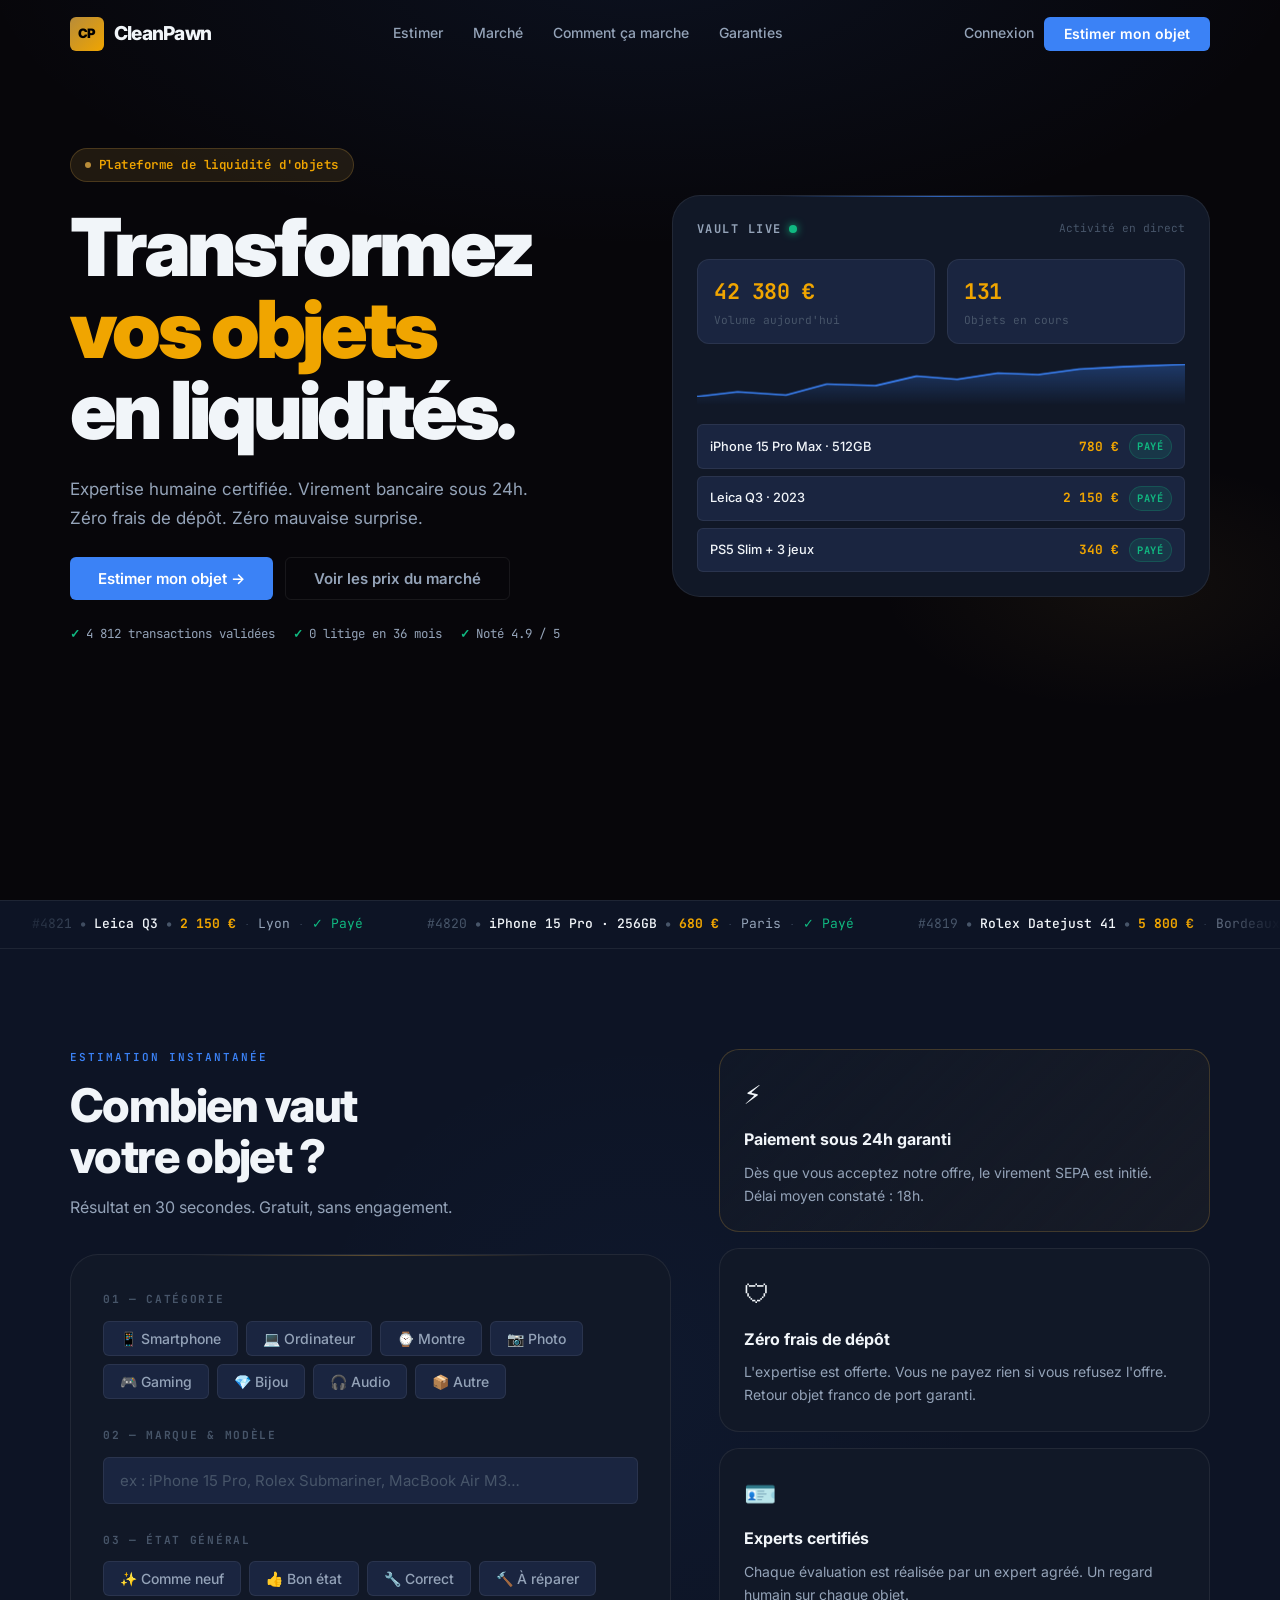
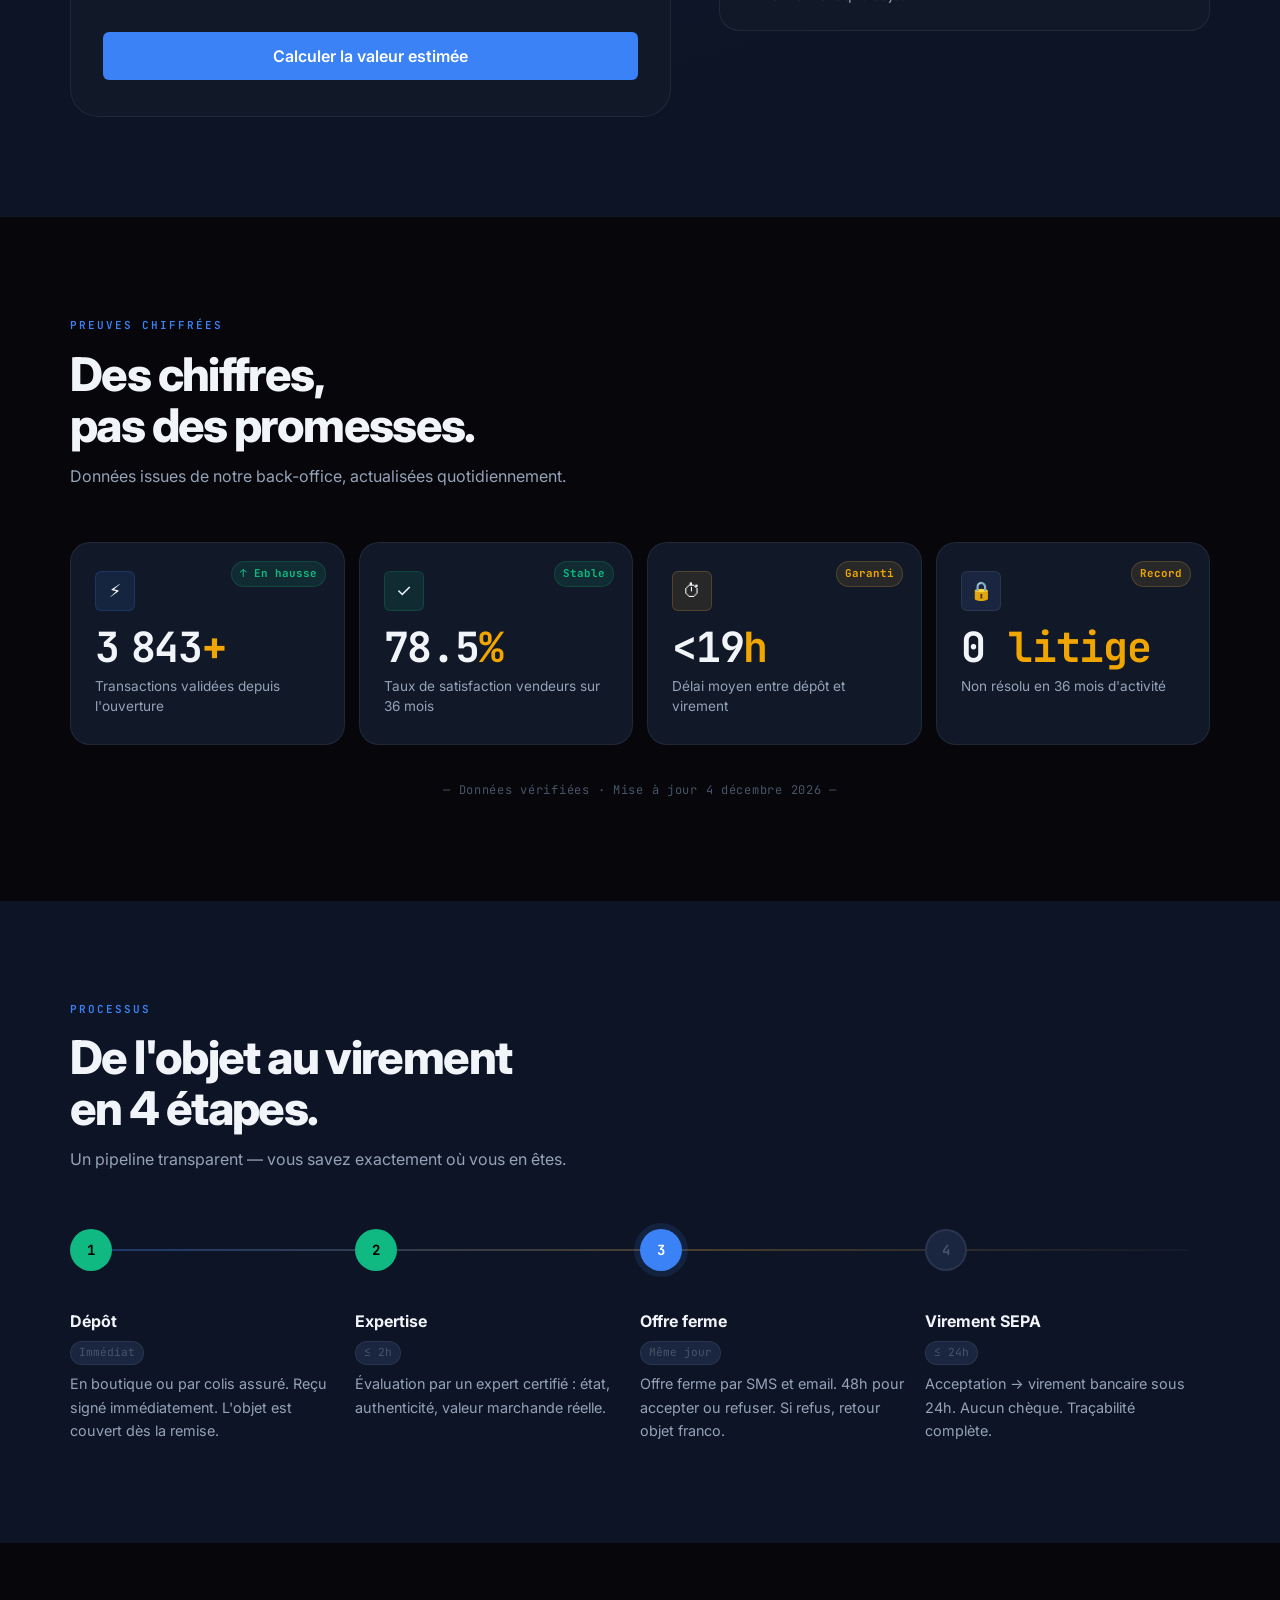
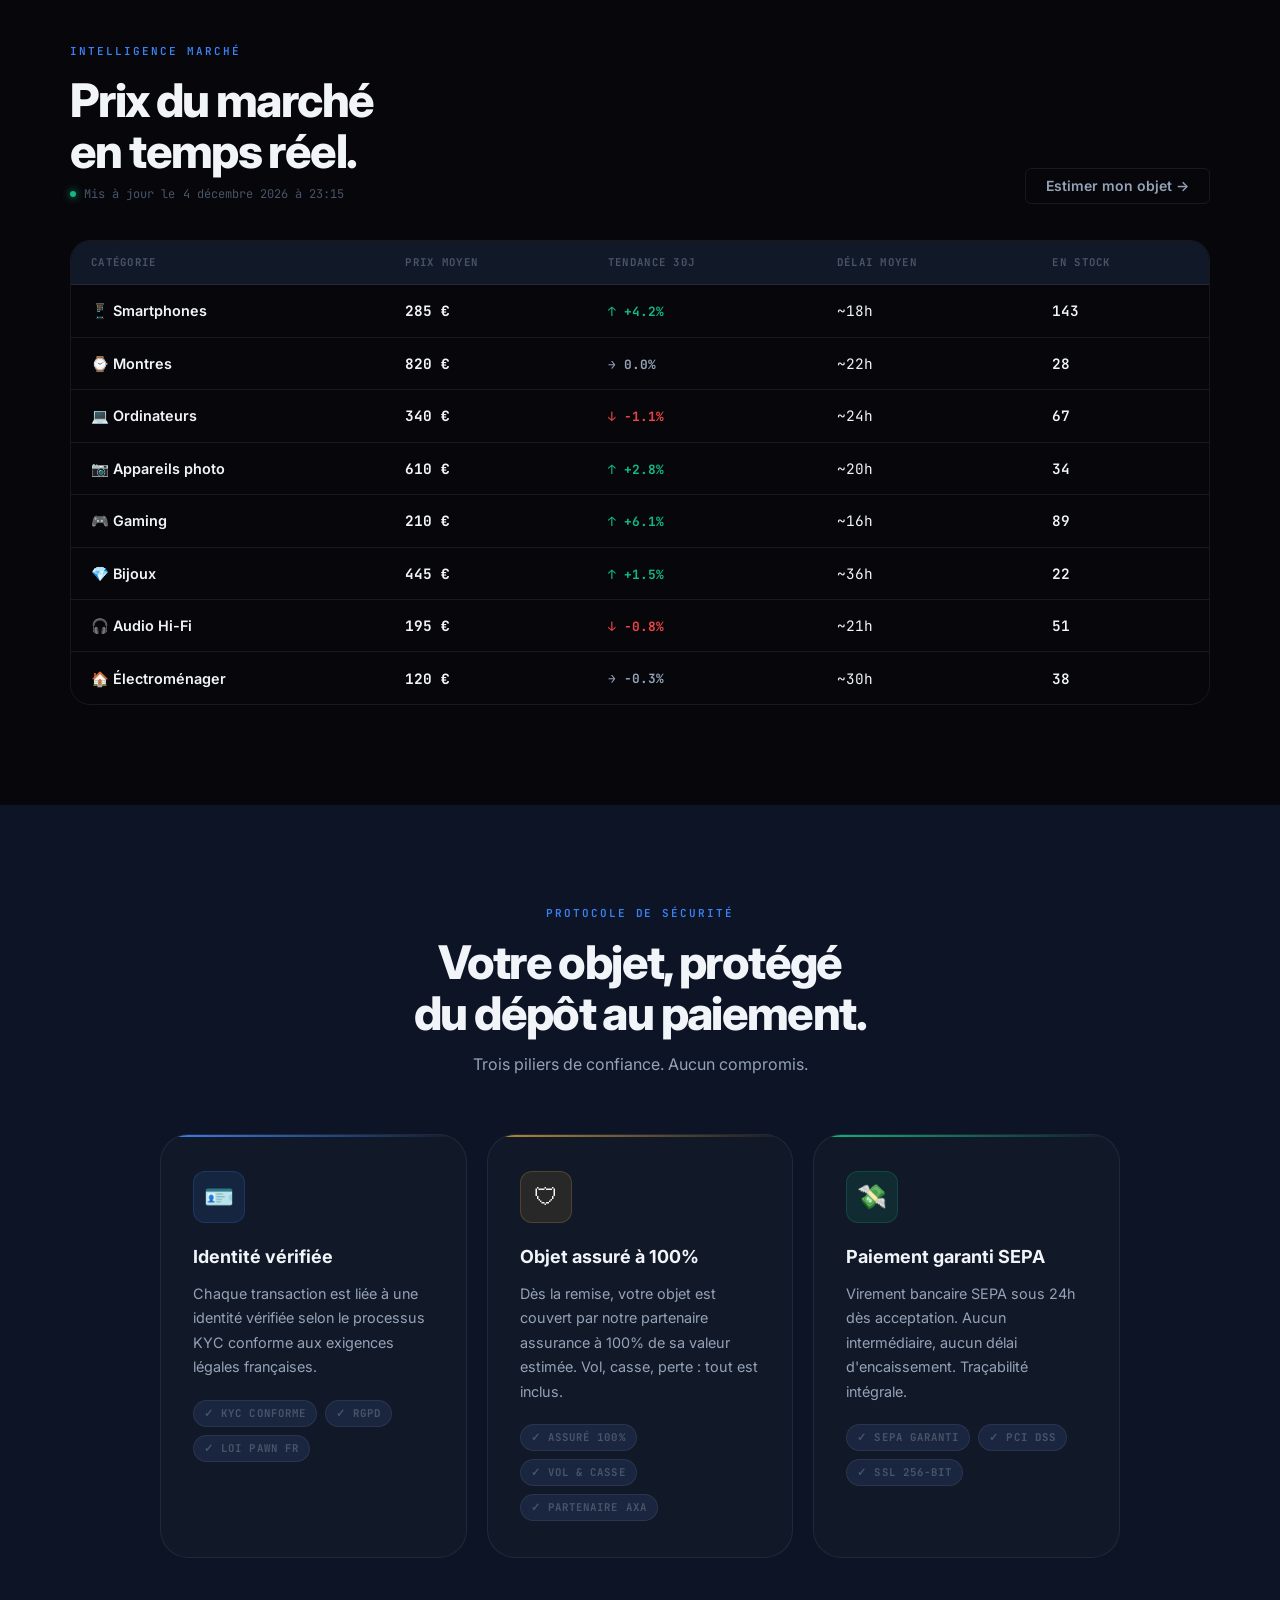
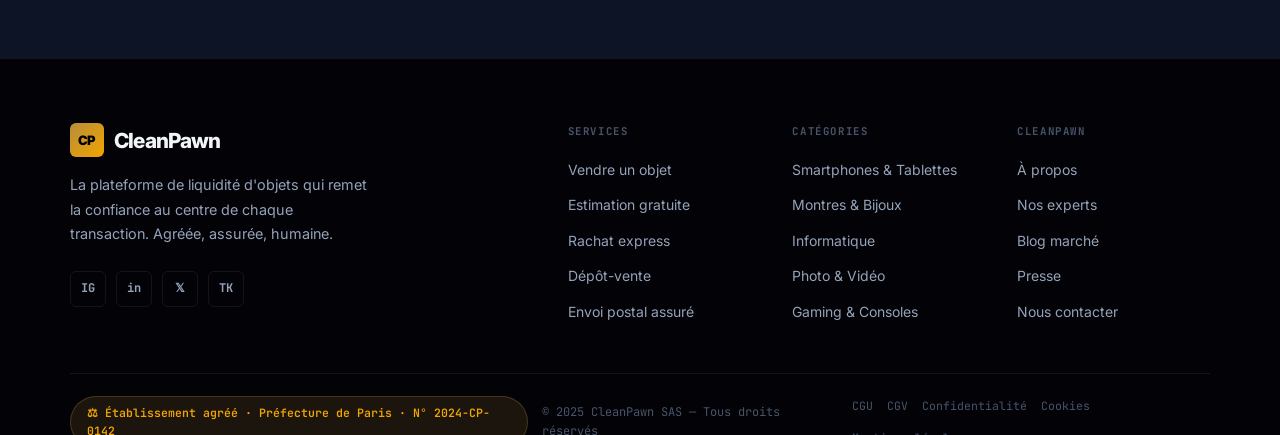
<file: preview/cleanpawn/index.html>
<!DOCTYPE html>
<html lang="fr">
<head>
  <meta charset="UTF-8" />
  <meta name="viewport" content="width=device-width, initial-scale=1.0" />
  <meta name="description" content="CleanPawn — Transformez vos objets en liquidités. Expertise humaine, paiement sous 24h, zéro frais de dépôt." />
  <title>CleanPawn — Transformez vos objets en liquidités</title>
  <link rel="preconnect" href="https://fonts.googleapis.com" />
  <link rel="preconnect" href="https://fonts.gstatic.com" crossorigin />
  <link href="https://fonts.googleapis.com/css2?family=Inter:wght@300;400;500;600;700;800;900&family=JetBrains+Mono:wght@400;600;700&display=swap" rel="stylesheet" />
  <link rel="stylesheet" href="style.css" />
</head>
<body>

<!-- ═══════════════════════════════════════════════
     NAV
═══════════════════════════════════════════════ -->
<nav class="cp-nav" id="cp-nav">
  <div class="cp-nav__inner">
    <a href="#" class="cp-nav__logo">
      <div class="cp-nav__mark">CP</div>
      CleanPawn
    </a>
    <div class="cp-nav__links">
      <a href="#engine">Estimer</a>
      <a href="#intel">Marché</a>
      <a href="#pipeline">Comment ça marche</a>
      <a href="#vault">Garanties</a>
    </div>
    <div class="cp-nav__actions">
      <a href="#" class="cp-nav__login">Connexion</a>
      <a href="#engine" class="cp-btn cp-btn--primary cp-btn--sm">Estimer mon objet</a>
    </div>
  </div>
</nav>

<!-- ═══════════════════════════════════════════════
     HERO — COMMAND CENTER
═══════════════════════════════════════════════ -->
<section class="cp-hero" id="hero">
  <div class="cp-wrap cp-hero__grid">

    <!-- Headline -->
    <div class="cp-hero__left">
      <span class="cp-badge">
        <span class="cp-badge__dot"></span>
        Plateforme de liquidité d'objets
      </span>
      <h1 class="cp-hero__title">
        Transformez<br>
        <em>vos objets</em><br>
        en liquidités.
      </h1>
      <p class="cp-hero__sub">
        Expertise humaine certifiée. Virement bancaire sous 24h.
        Zéro frais de dépôt. Zéro mauvaise surprise.
      </p>
      <div class="cp-hero__actions">
        <a href="#engine" class="cp-btn cp-btn--primary">Estimer mon objet →</a>
        <a href="#intel"  class="cp-btn cp-btn--ghost">Voir les prix du marché</a>
      </div>
      <div class="cp-hero__proof">
        <span class="cp-proof-chip">4 812 transactions validées</span>
        <span class="cp-proof-chip">0 litige en 36 mois</span>
        <span class="cp-proof-chip">Noté 4.9 / 5</span>
      </div>
    </div>

    <!-- Dashboard widget -->
    <div class="cp-hero__right">
      <div class="cp-dashboard">
        <div class="cp-db-header">
          <span class="cp-db-title">Vault Live</span>
          <span class="cp-live-dot"></span>
          <span class="cp-db-sub">Activité en direct</span>
        </div>
        <div class="cp-db-stats">
          <div class="cp-db-stat">
            <span class="cp-db-stat__val">42 380 €</span>
            <span class="cp-db-stat__lbl">Volume aujourd'hui</span>
          </div>
          <div class="cp-db-stat">
            <span class="cp-db-stat__val">131</span>
            <span class="cp-db-stat__lbl">Objets en cours</span>
          </div>
        </div>
        <!-- Sparkline -->
        <div class="cp-sparkline-wrap">
          <svg class="cp-sparkline" viewBox="0 0 300 56" preserveAspectRatio="none">
            <defs>
              <linearGradient id="sg" x1="0%" y1="0%" x2="0%" y2="100%">
                <stop offset="0%"   stop-color="#3B82F6" stop-opacity="0.32"/>
                <stop offset="100%" stop-color="#3B82F6" stop-opacity="0"/>
              </linearGradient>
            </defs>
            <path class="cp-spark-fill"
              d="M0,44 L25,38 L55,42 L80,28 L110,30 L135,18 L160,22 L185,14 L210,16 L235,9 L262,6 L300,3 L300,56 L0,56 Z"
              fill="url(#sg)"/>
            <path class="cp-spark-line"
              d="M0,44 L25,38 L55,42 L80,28 L110,30 L135,18 L160,22 L185,14 L210,16 L235,9 L262,6 L300,3"
              fill="none" stroke="#3B82F6" stroke-width="2"
              stroke-linecap="round" stroke-linejoin="round"/>
          </svg>
        </div>
        <!-- Live feed -->
        <div class="cp-feed" id="cp-feed" aria-live="polite"></div>
      </div>
    </div>

  </div>
</section>

<!-- ═══════════════════════════════════════════════
     PROOF STREAM
═══════════════════════════════════════════════ -->
<div class="cp-stream">
  <div class="cp-stream__belt" id="cp-belt"></div>
</div>

<!-- ═══════════════════════════════════════════════
     ESTIMATION ENGINE
═══════════════════════════════════════════════ -->
<section class="cp-engine" id="engine">
  <div class="cp-wrap">
    <div class="cp-engine__layout">

      <!-- Form card -->
      <div>
        <div class="cp-engine__head cp-reveal">
          <span class="cp-eyebrow">Estimation instantanée</span>
          <h2 class="cp-section-title">Combien vaut<br>votre objet ?</h2>
          <p class="cp-section-sub">Résultat en 30 secondes. Gratuit, sans engagement.</p>
        </div>
        <div class="cp-engine__card cp-reveal" style="transition-delay:.1s">
          <div class="cp-engine__fields">

            <div>
              <p class="cp-step-label">01 — Catégorie</p>
              <div class="cp-chips" id="cp-cats">
                <button class="cp-chip" data-cat="smartphone"  type="button">📱 Smartphone</button>
                <button class="cp-chip" data-cat="ordinateur"  type="button">💻 Ordinateur</button>
                <button class="cp-chip" data-cat="montre"      type="button">⌚ Montre</button>
                <button class="cp-chip" data-cat="photo"       type="button">📷 Photo</button>
                <button class="cp-chip" data-cat="gaming"      type="button">🎮 Gaming</button>
                <button class="cp-chip" data-cat="bijou"       type="button">💎 Bijou</button>
                <button class="cp-chip" data-cat="audio"       type="button">🎧 Audio</button>
                <button class="cp-chip" data-cat="autre"       type="button">📦 Autre</button>
              </div>
            </div>

            <div>
              <p class="cp-step-label">02 — Marque &amp; modèle</p>
              <input type="text" id="cp-model" class="cp-field"
                placeholder="ex : iPhone 15 Pro, Rolex Submariner, MacBook Air M3…"
                autocomplete="off" />
            </div>

            <div>
              <p class="cp-step-label">03 — État général</p>
              <div class="cp-chips" id="cp-conds">
                <button class="cp-chip" data-cond="mint" type="button">✨ Comme neuf</button>
                <button class="cp-chip" data-cond="good" type="button">👍 Bon état</button>
                <button class="cp-chip" data-cond="fair" type="button">🔧 Correct</button>
                <button class="cp-chip" data-cond="poor" type="button">🔨 À réparer</button>
              </div>
            </div>

            <button class="cp-btn cp-btn--primary cp-engine__submit" id="cp-estimate-btn" type="button">
              Calculer la valeur estimée
            </button>
          </div>

          <!-- Result -->
          <div class="cp-result" id="cp-result" aria-live="polite">
            <p class="cp-result__eyebrow">Fourchette d'estimation CleanPawn</p>
            <p class="cp-result__range" id="cp-result-range"></p>
            <p class="cp-result__note"  id="cp-result-note"></p>
            <div class="cp-result__actions">
              <a href="#" class="cp-btn cp-btn--gold">Déposer cet objet →</a>
              <a href="#pipeline" class="cp-btn cp-btn--ghost cp-btn--sm">Comment ça marche</a>
            </div>
          </div>
        </div>
      </div>

      <!-- Aside cards -->
      <div class="cp-aside cp-reveal" style="transition-delay:.2s">
        <div class="cp-aside-card gold">
          <div class="cp-aside-card__icon">⚡</div>
          <h3 class="cp-aside-card__title">Paiement sous 24h garanti</h3>
          <p class="cp-aside-card__body">
            Dès que vous acceptez notre offre, le virement SEPA est initié.
            Délai moyen constaté : 18h.
          </p>
        </div>
        <div class="cp-aside-card">
          <div class="cp-aside-card__icon">🛡</div>
          <h3 class="cp-aside-card__title">Zéro frais de dépôt</h3>
          <p class="cp-aside-card__body">
            L'expertise est offerte. Vous ne payez rien si vous refusez l'offre.
            Retour objet franco de port garanti.
          </p>
        </div>
        <div class="cp-aside-card">
          <div class="cp-aside-card__icon">🪪</div>
          <h3 class="cp-aside-card__title">Experts certifiés</h3>
          <p class="cp-aside-card__body">
            Chaque évaluation est réalisée par un expert agréé.
            Un regard humain sur chaque objet.
          </p>
        </div>
      </div>

    </div>
  </div>
</section>

<!-- ═══════════════════════════════════════════════
     TRUST MATRIX
═══════════════════════════════════════════════ -->
<section class="cp-matrix" id="matrix">
  <div class="cp-wrap">
    <div class="cp-matrix__header cp-reveal">
      <span class="cp-eyebrow">Preuves chiffrées</span>
      <h2 class="cp-section-title">Des chiffres,<br>pas des promesses.</h2>
      <p class="cp-section-sub">Données issues de notre back-office, actualisées quotidiennement.</p>
    </div>
    <div class="cp-matrix__grid">

      <div class="cp-kpi cp-reveal" data-kpi>
        <span class="cp-kpi__pill cp-pill-green">↑ En hausse</span>
        <div class="cp-kpi__icon blue">⚡</div>
        <span class="cp-kpi__value">
          <span data-count="4812">0</span><span class="cp-kpi__accent">+</span>
        </span>
        <p class="cp-kpi__label">Transactions validées depuis l'ouverture</p>
      </div>

      <div class="cp-kpi cp-reveal" data-kpi style="transition-delay:.1s">
        <span class="cp-kpi__pill cp-pill-green">Stable</span>
        <div class="cp-kpi__icon green">✓</div>
        <span class="cp-kpi__value">
          <span data-count="983" data-decimal>0</span><span class="cp-kpi__accent">%</span>
        </span>
        <p class="cp-kpi__label">Taux de satisfaction vendeurs sur 36 mois</p>
      </div>

      <div class="cp-kpi cp-reveal" data-kpi style="transition-delay:.2s">
        <span class="cp-kpi__pill cp-pill-gold">Garanti</span>
        <div class="cp-kpi__icon gold">⏱</div>
        <span class="cp-kpi__value">
          &lt;<span data-count="24">0</span><span class="cp-kpi__accent">h</span>
        </span>
        <p class="cp-kpi__label">Délai moyen entre dépôt et virement</p>
      </div>

      <div class="cp-kpi cp-reveal" data-kpi style="transition-delay:.3s">
        <span class="cp-kpi__pill cp-pill-gold">Record</span>
        <div class="cp-kpi__icon dim">🔒</div>
        <span class="cp-kpi__value">
          <span data-count="0">0</span><span class="cp-kpi__accent"> litige</span>
        </span>
        <p class="cp-kpi__label">Non résolu en 36 mois d'activité</p>
      </div>

    </div>
    <p class="cp-matrix__note">
      — Données vérifiées · Mise à jour <span id="cp-date-matrix"></span> —
    </p>
  </div>
</section>

<!-- ═══════════════════════════════════════════════
     PIPELINE
═══════════════════════════════════════════════ -->
<section class="cp-pipeline" id="pipeline">
  <div class="cp-wrap">
    <div class="cp-pipeline__header cp-reveal">
      <span class="cp-eyebrow">Processus</span>
      <h2 class="cp-section-title">De l'objet au virement<br>en 4 étapes.</h2>
      <p class="cp-section-sub">Un pipeline transparent — vous savez exactement où vous en êtes.</p>
    </div>
    <div class="cp-steps cp-reveal" style="transition-delay:.1s">

      <div class="cp-step">
        <div class="cp-step__node done">1</div>
        <div class="cp-step__body">
          <div class="cp-step__head">
            <span class="cp-step__title">Dépôt</span>
            <span class="cp-step__time">Immédiat</span>
          </div>
          <p class="cp-step__desc">En boutique ou par colis assuré. Reçu signé immédiatement. L'objet est couvert dès la remise.</p>
        </div>
      </div>

      <div class="cp-step">
        <div class="cp-step__node done">2</div>
        <div class="cp-step__body">
          <div class="cp-step__head">
            <span class="cp-step__title">Expertise</span>
            <span class="cp-step__time">≤ 2h</span>
          </div>
          <p class="cp-step__desc">Évaluation par un expert certifié : état, authenticité, valeur marchande réelle.</p>
        </div>
      </div>

      <div class="cp-step">
        <div class="cp-step__node active">3</div>
        <div class="cp-step__body">
          <div class="cp-step__head">
            <span class="cp-step__title">Offre ferme</span>
            <span class="cp-step__time">Même jour</span>
          </div>
          <p class="cp-step__desc">Offre ferme par SMS et email. 48h pour accepter ou refuser. Si refus, retour objet franco.</p>
        </div>
      </div>

      <div class="cp-step">
        <div class="cp-step__node wait">4</div>
        <div class="cp-step__body">
          <div class="cp-step__head">
            <span class="cp-step__title">Virement SEPA</span>
            <span class="cp-step__time">≤ 24h</span>
          </div>
          <p class="cp-step__desc">Acceptation → virement bancaire sous 24h. Aucun chèque. Traçabilité complète.</p>
        </div>
      </div>

    </div>
  </div>
</section>

<!-- ═══════════════════════════════════════════════
     MARKET INTEL
═══════════════════════════════════════════════ -->
<section class="cp-intel" id="intel">
  <div class="cp-wrap">
    <div class="cp-intel__top cp-reveal">
      <div>
        <span class="cp-eyebrow">Intelligence marché</span>
        <h2 class="cp-section-title">Prix du marché<br>en temps réel.</h2>
        <p class="cp-intel__live">
          <span class="cp-live-dot"></span>
          Mis à jour le <span id="cp-last-update"></span>
        </p>
      </div>
      <a href="#engine" class="cp-btn cp-btn--ghost cp-btn--sm">Estimer mon objet →</a>
    </div>
    <div class="cp-table-outer cp-reveal" style="transition-delay:.1s">
      <table class="cp-table">
        <thead>
          <tr>
            <th>Catégorie</th>
            <th>Prix moyen</th>
            <th>Tendance 30j</th>
            <th>Délai moyen</th>
            <th>En stock</th>
          </tr>
        </thead>
        <tbody>
          <tr><td class="cp-table__cat">📱 Smartphones</td>    <td class="cp-table__price">285 €</td>  <td><span class="cp-table__trend cp-up">↑ +4.2%</span></td>   <td class="cp-table__delay">~18h</td><td class="cp-table__stock">143</td></tr>
          <tr><td class="cp-table__cat">⌚ Montres</td>         <td class="cp-table__price">820 €</td>  <td><span class="cp-table__trend cp-flat">→ 0.0%</span></td>  <td class="cp-table__delay">~22h</td><td class="cp-table__stock">28</td></tr>
          <tr><td class="cp-table__cat">💻 Ordinateurs</td>    <td class="cp-table__price">340 €</td>  <td><span class="cp-table__trend cp-down">↓ −1.1%</span></td> <td class="cp-table__delay">~24h</td><td class="cp-table__stock">67</td></tr>
          <tr><td class="cp-table__cat">📷 Appareils photo</td><td class="cp-table__price">610 €</td>  <td><span class="cp-table__trend cp-up">↑ +2.8%</span></td>   <td class="cp-table__delay">~20h</td><td class="cp-table__stock">34</td></tr>
          <tr><td class="cp-table__cat">🎮 Gaming</td>         <td class="cp-table__price">210 €</td>  <td><span class="cp-table__trend cp-up">↑ +6.1%</span></td>   <td class="cp-table__delay">~16h</td><td class="cp-table__stock">89</td></tr>
          <tr><td class="cp-table__cat">💎 Bijoux</td>          <td class="cp-table__price">445 €</td>  <td><span class="cp-table__trend cp-up">↑ +1.5%</span></td>   <td class="cp-table__delay">~36h</td><td class="cp-table__stock">22</td></tr>
          <tr><td class="cp-table__cat">🎧 Audio Hi-Fi</td>    <td class="cp-table__price">195 €</td>  <td><span class="cp-table__trend cp-down">↓ −0.8%</span></td> <td class="cp-table__delay">~21h</td><td class="cp-table__stock">51</td></tr>
          <tr><td class="cp-table__cat">🏠 Électroménager</td> <td class="cp-table__price">120 €</td>  <td><span class="cp-table__trend cp-flat">→ −0.3%</span></td> <td class="cp-table__delay">~30h</td><td class="cp-table__stock">38</td></tr>
        </tbody>
      </table>
    </div>
  </div>
</section>

<!-- ═══════════════════════════════════════════════
     VAULT SECURITY
═══════════════════════════════════════════════ -->
<section class="cp-vault" id="vault">
  <div class="cp-wrap">
    <div class="cp-vault__header cp-reveal">
      <span class="cp-eyebrow">Protocole de sécurité</span>
      <h2 class="cp-section-title">Votre objet, protégé<br>du dépôt au paiement.</h2>
      <p class="cp-section-sub">Trois piliers de confiance. Aucun compromis.</p>
    </div>
    <div class="cp-pillars">

      <div class="cp-pillar id cp-reveal">
        <div class="cp-pillar__ico cp-ico-blue">🪪</div>
        <h3 class="cp-pillar__title">Identité vérifiée</h3>
        <p class="cp-pillar__desc">Chaque transaction est liée à une identité vérifiée selon le processus KYC conforme aux exigences légales françaises.</p>
        <div class="cp-certs">
          <span class="cp-cert">✓ KYC Conforme</span>
          <span class="cp-cert">✓ RGPD</span>
          <span class="cp-cert">✓ Loi Pawn FR</span>
        </div>
      </div>

      <div class="cp-pillar insure cp-reveal" style="transition-delay:.1s">
        <div class="cp-pillar__ico cp-ico-gold">🛡</div>
        <h3 class="cp-pillar__title">Objet assuré à 100%</h3>
        <p class="cp-pillar__desc">Dès la remise, votre objet est couvert par notre partenaire assurance à 100% de sa valeur estimée. Vol, casse, perte : tout est inclus.</p>
        <div class="cp-certs">
          <span class="cp-cert">✓ Assuré 100%</span>
          <span class="cp-cert">✓ Vol &amp; Casse</span>
          <span class="cp-cert">✓ Partenaire AXA</span>
        </div>
      </div>

      <div class="cp-pillar payment cp-reveal" style="transition-delay:.2s">
        <div class="cp-pillar__ico cp-ico-green">💸</div>
        <h3 class="cp-pillar__title">Paiement garanti SEPA</h3>
        <p class="cp-pillar__desc">Virement bancaire SEPA sous 24h dès acceptation. Aucun intermédiaire, aucun délai d'encaissement. Traçabilité intégrale.</p>
        <div class="cp-certs">
          <span class="cp-cert">✓ SEPA Garanti</span>
          <span class="cp-cert">✓ PCI DSS</span>
          <span class="cp-cert">✓ SSL 256-bit</span>
        </div>
      </div>

    </div>
  </div>
</section>

<!-- ═══════════════════════════════════════════════
     FOOTER CLEANPAWN
═══════════════════════════════════════════════ -->
<footer class="cp-footer">
  <div class="cp-wrap">
    <div class="cp-footer__body">

      <div class="cp-footer__brand">
        <div class="cp-footer__wordmark">
          <div class="cp-nav__mark">CP</div>
          CleanPawn
        </div>
        <p class="cp-footer__tagline">
          La plateforme de liquidité d'objets qui remet la confiance
          au centre de chaque transaction. Agréée, assurée, humaine.
        </p>
        <div class="cp-footer__socials">
          <a href="#" class="cp-social">IG</a>
          <a href="#" class="cp-social">in</a>
          <a href="#" class="cp-social">𝕏</a>
          <a href="#" class="cp-social">TK</a>
        </div>
      </div>

      <div class="cp-footer__cols">
        <div>
          <p class="cp-footer__col-head">Services</p>
          <ul class="cp-footer__links">
            <li><a href="#">Vendre un objet</a></li>
            <li><a href="#">Estimation gratuite</a></li>
            <li><a href="#">Rachat express</a></li>
            <li><a href="#">Dépôt-vente</a></li>
            <li><a href="#">Envoi postal assuré</a></li>
          </ul>
        </div>
        <div>
          <p class="cp-footer__col-head">Catégories</p>
          <ul class="cp-footer__links">
            <li><a href="#">Smartphones &amp; Tablettes</a></li>
            <li><a href="#">Montres &amp; Bijoux</a></li>
            <li><a href="#">Informatique</a></li>
            <li><a href="#">Photo &amp; Vidéo</a></li>
            <li><a href="#">Gaming &amp; Consoles</a></li>
          </ul>
        </div>
        <div>
          <p class="cp-footer__col-head">CleanPawn</p>
          <ul class="cp-footer__links">
            <li><a href="#">À propos</a></li>
            <li><a href="#">Nos experts</a></li>
            <li><a href="#">Blog marché</a></li>
            <li><a href="#">Presse</a></li>
            <li><a href="#">Nous contacter</a></li>
          </ul>
        </div>
      </div>

    </div>

    <div class="cp-footer__bottom">
      <span class="cp-footer__regulated">
        ⚖ Établissement agréé · Préfecture de Paris · N° 2024-CP-0142
      </span>
      <p class="cp-footer__copy">© 2025 CleanPawn SAS — Tous droits réservés</p>
      <nav class="cp-footer__legal">
        <a href="#">CGU</a>
        <a href="#">CGV</a>
        <a href="#">Confidentialité</a>
        <a href="#">Cookies</a>
        <a href="#">Mentions légales</a>
      </nav>
    </div>
  </div>
</footer>

<script src="script.js"></script>
</body>
</html>
</file>
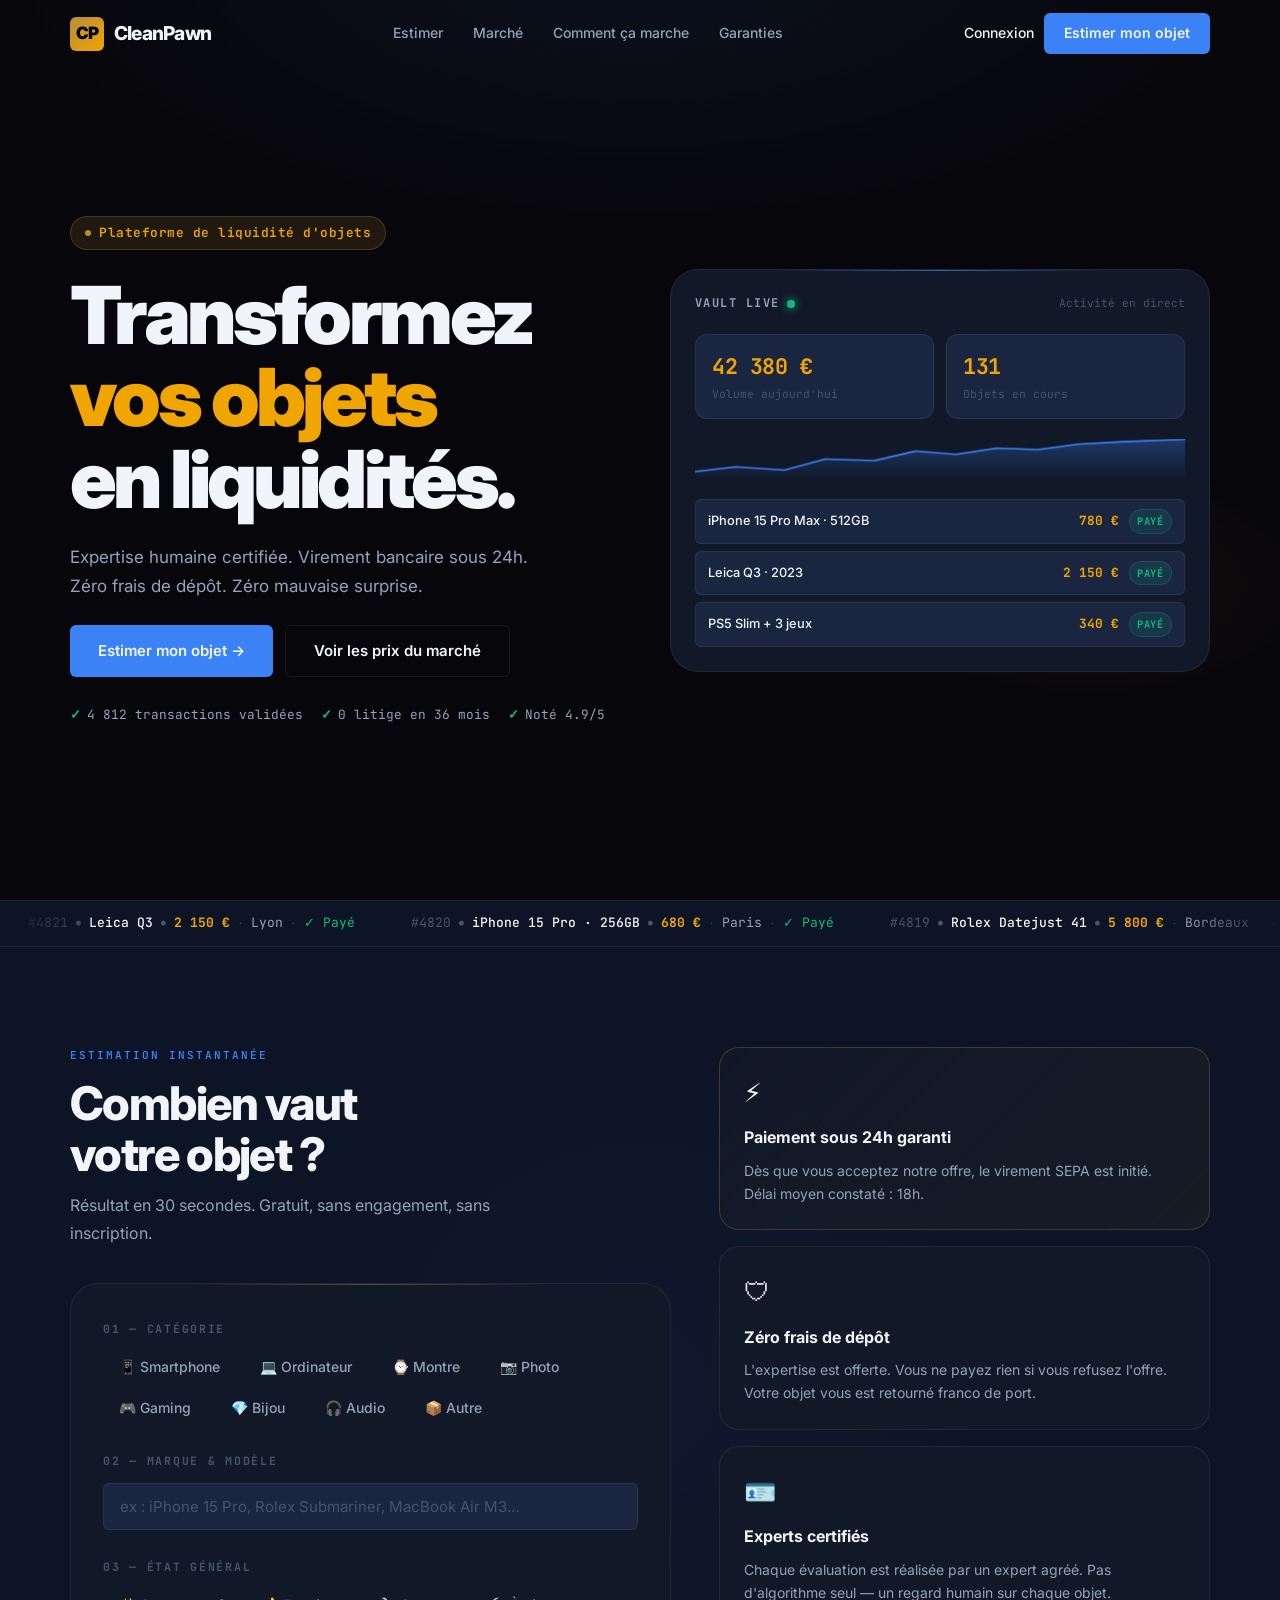
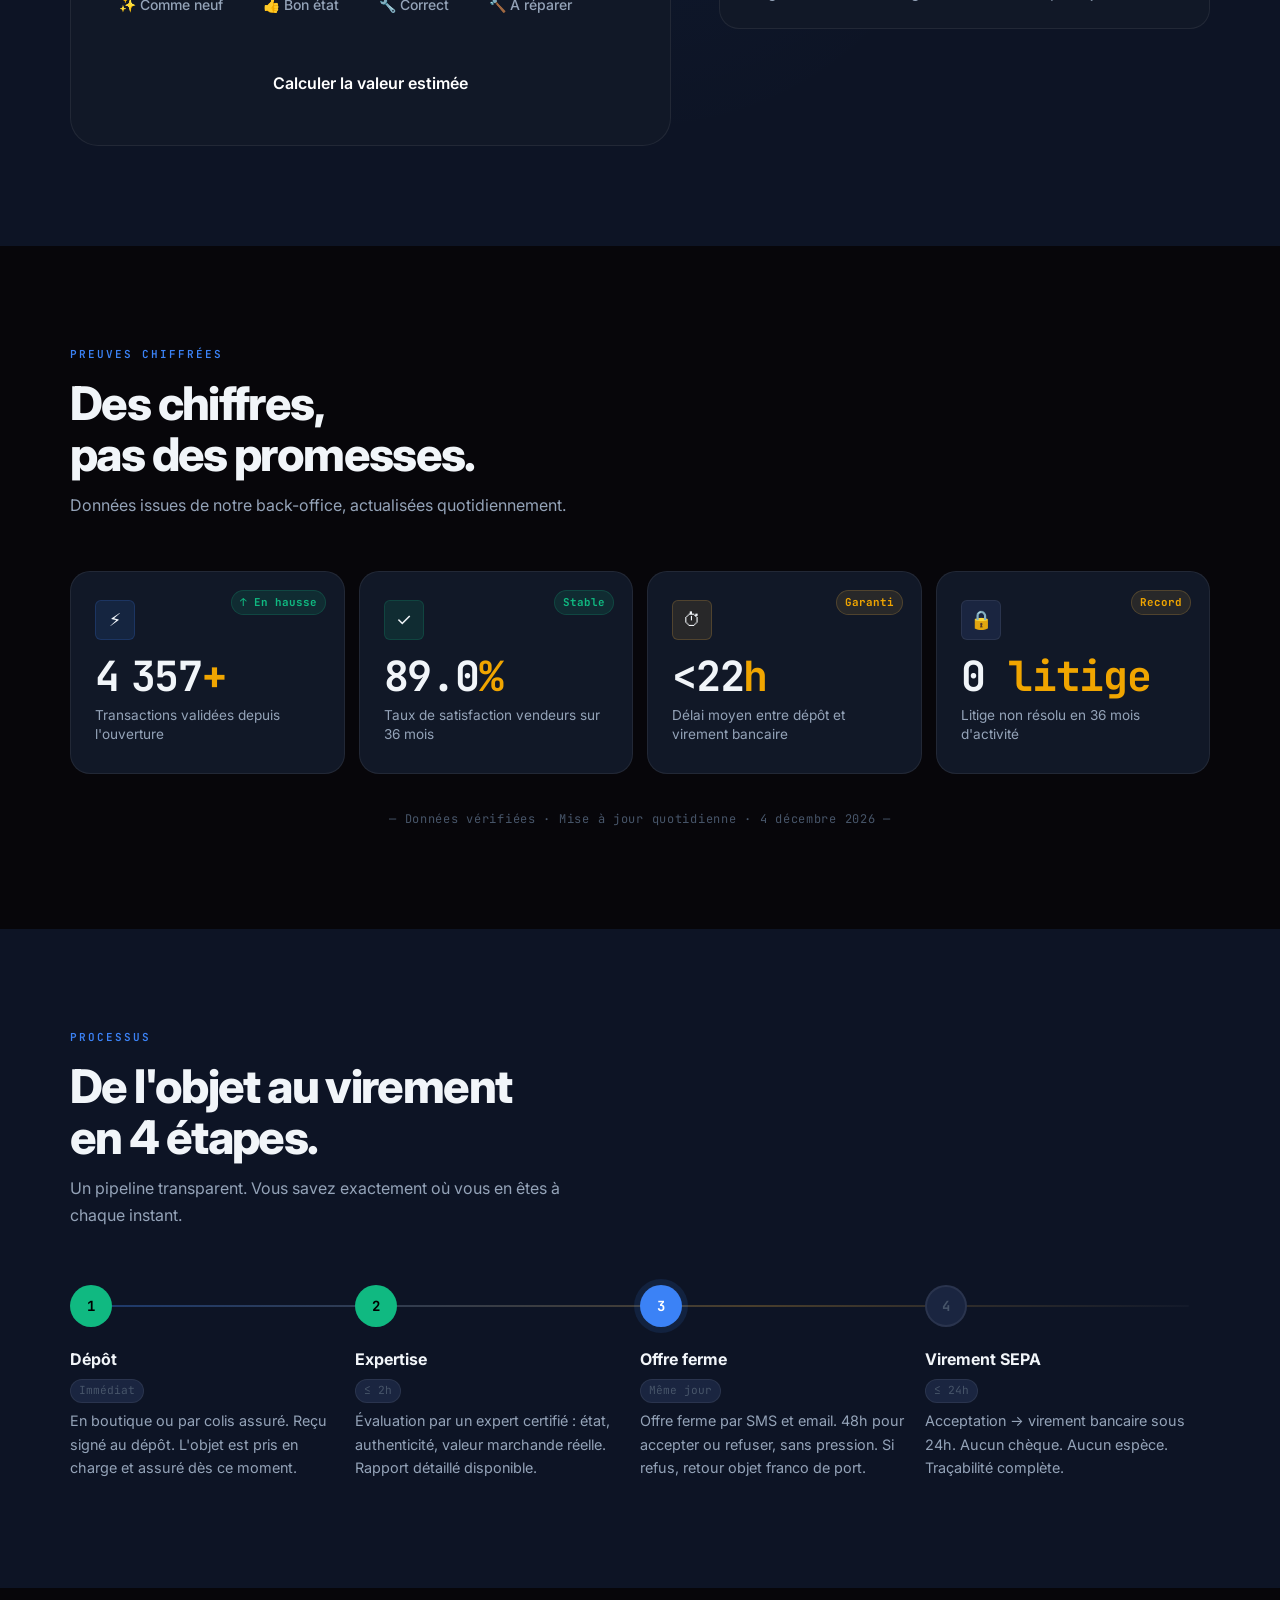
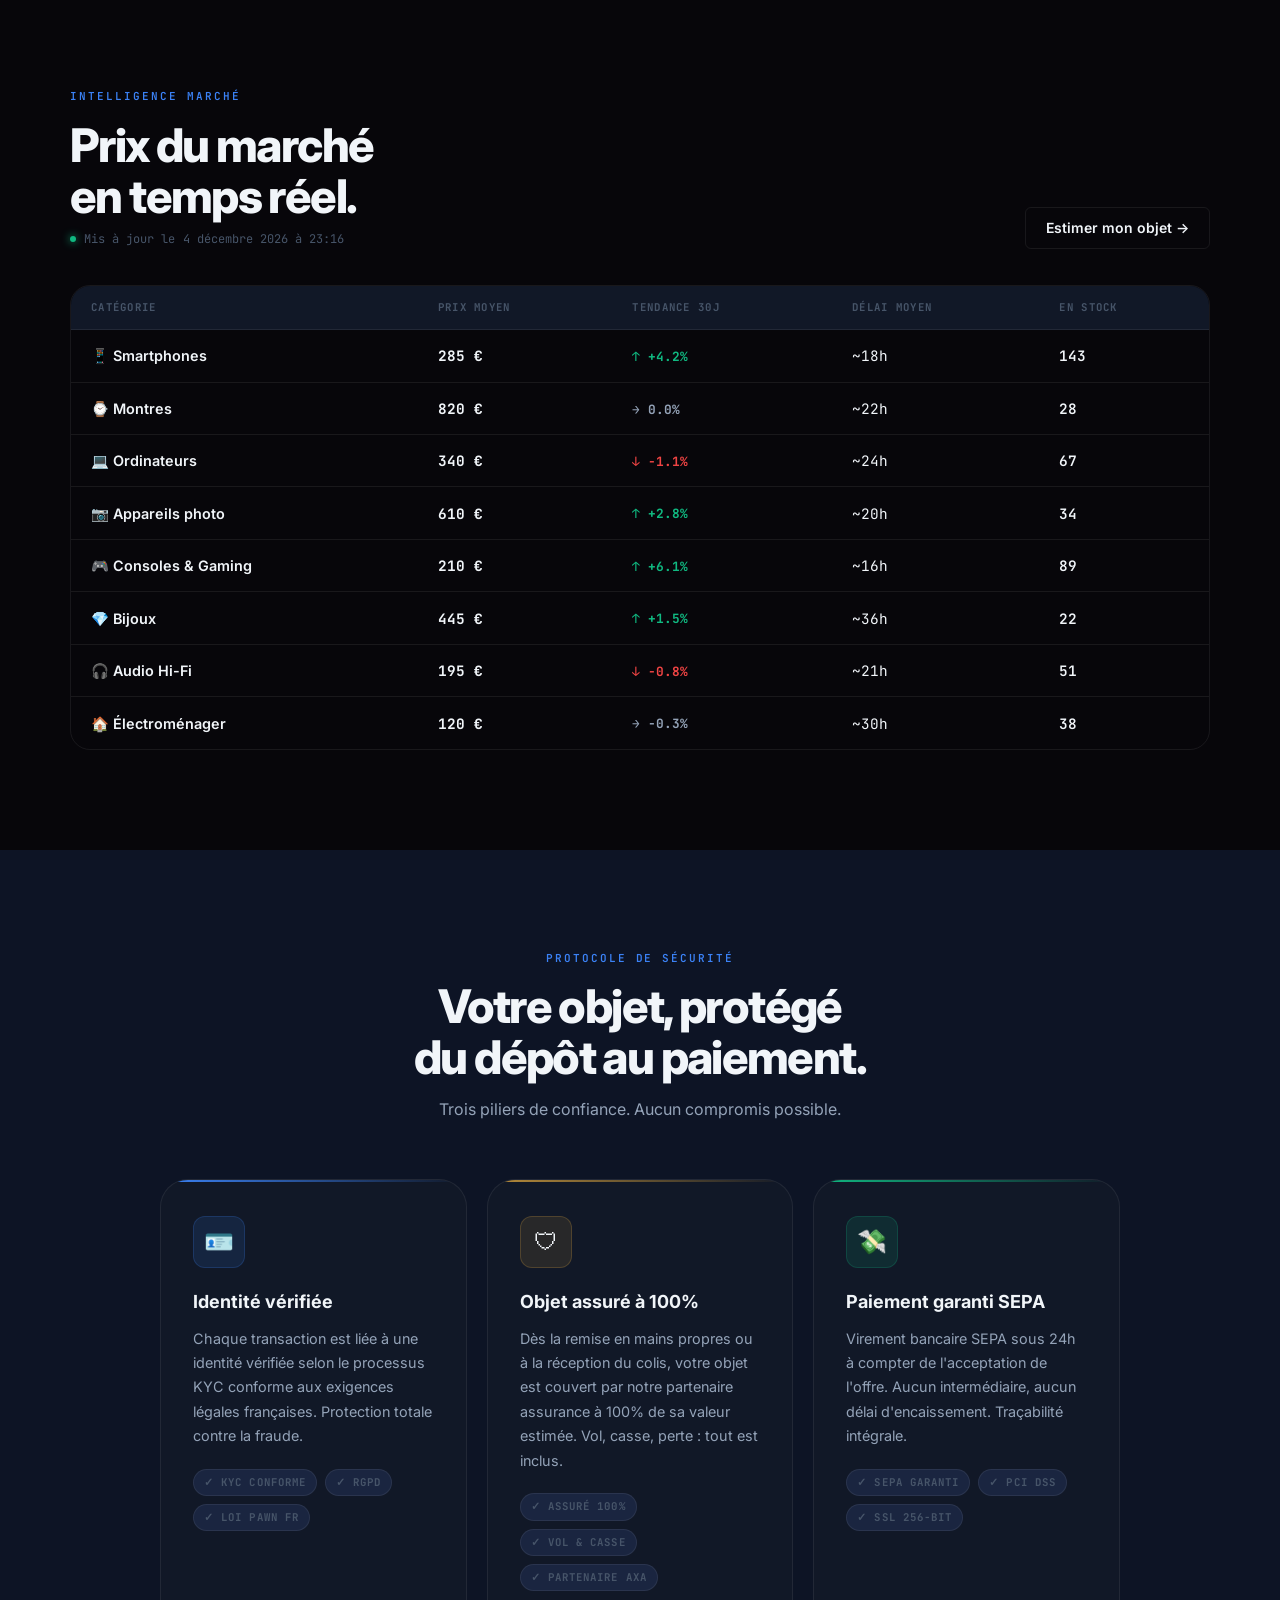
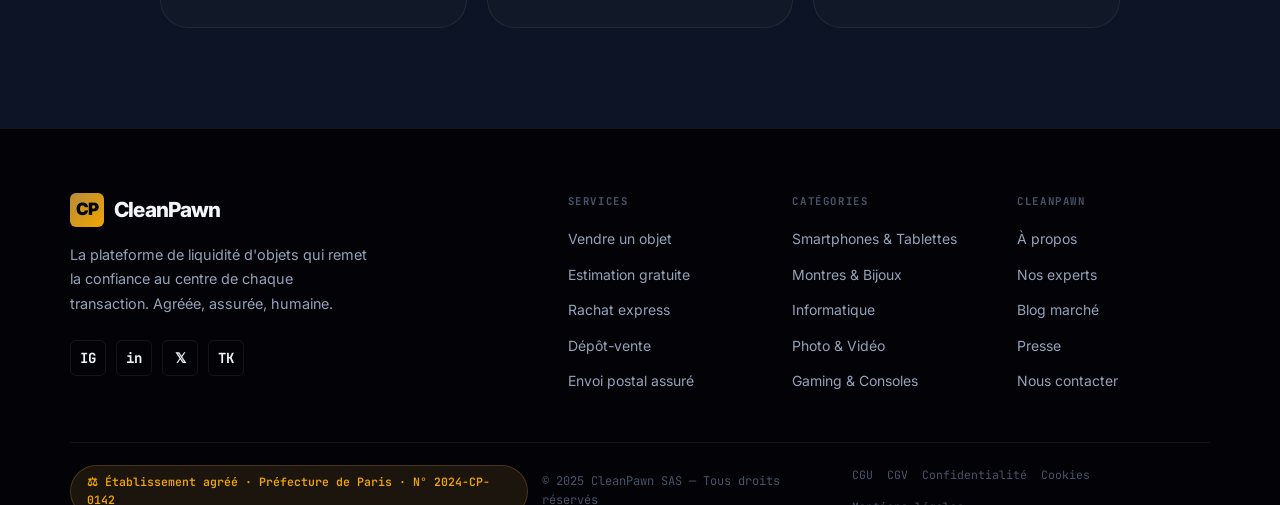
<file: cleanpawn-landing.html>
<!DOCTYPE html>
<html lang="fr" class="cp-root">
<head>
  <meta charset="UTF-8" />
  <meta name="viewport" content="width=device-width, initial-scale=1.0" />
  <meta name="description" content="CleanPawn — Transformez vos objets en liquidités. Expertise humaine, paiement sous 24h, zéro frais de dépôt." />
  <title>CleanPawn — Transformez vos objets en liquidités</title>
  <link rel="preconnect" href="https://fonts.googleapis.com" />
  <link rel="preconnect" href="https://fonts.gstatic.com" crossorigin />
  <link href="https://fonts.googleapis.com/css2?family=Inter:wght@300;400;500;600;700;800;900&family=JetBrains+Mono:wght@400;600;700&display=swap" rel="stylesheet" />

  <style>
    /* ============================================================
       CLEANPAWN — DESIGN SYSTEM
       Préfixe : cp-  (évite conflits WordPress / WooCommerce)
       Palette : Noir warm #07060A · Navy #0D1425 · Or #B88C39
                 Bleu électrique #3B82F6 · Vert #10B981
       Stack  : HTML/CSS vanilla · Mobile-first · No framework
    ============================================================ */

    /* ----------------------------------------
       TOKENS
    ---------------------------------------- */
    .cp-root {
      --cp-bg:            #07060A;
      --cp-navy:          #0D1425;
      --cp-surface:       #111827;
      --cp-surface-hi:    #1A2540;
      --cp-border:        rgba(255,255,255,0.07);
      --cp-border-gold:   rgba(184,140,57,0.28);
      --cp-text:          #F1F5F9;
      --cp-text-muted:    #94A3B8;
      --cp-text-dim:      #475569;
      --cp-blue:          #3B82F6;
      --cp-blue-dim:      rgba(59,130,246,0.12);
      --cp-blue-glow:     rgba(59,130,246,0.28);
      --cp-gold:          #B88C39;
      --cp-gold-bright:   #F0A500;
      --cp-gold-dim:      rgba(184,140,57,0.14);
      --cp-green:         #10B981;
      --cp-green-dim:     rgba(16,185,129,0.12);
      --cp-red:           #EF4444;
      --cp-red-dim:       rgba(239,68,68,0.10);
      --cp-r-sm:          6px;
      --cp-r:             12px;
      --cp-r-lg:          20px;
      --cp-r-xl:          28px;
      --cp-font:          'Inter', system-ui, -apple-system, sans-serif;
      --cp-mono:          'JetBrains Mono', 'Courier New', monospace;
      --cp-nav-h:         68px;
      --cp-ease:          cubic-bezier(0.4,0,0.2,1);
      --cp-t:             0.25s;
    }

    /* ----------------------------------------
       RESET
    ---------------------------------------- */
    *, *::before, *::after {
      box-sizing: border-box;
      margin: 0;
      padding: 0;
    }
    .cp-root { scroll-behavior: smooth; }
    .cp-body {
      font-family: var(--cp-font);
      background: var(--cp-bg);
      color: var(--cp-text);
      line-height: 1.6;
      -webkit-font-smoothing: antialiased;
      overflow-x: hidden;
    }
    .cp-body a { color: inherit; text-decoration: none; }
    .cp-body img, .cp-body svg { display: block; }
    .cp-body ul, .cp-body ol { list-style: none; }
    .cp-body button {
      font-family: var(--cp-font);
      cursor: pointer;
      border: none;
      background: none;
    }

    /* ----------------------------------------
       LAYOUT UTILS
    ---------------------------------------- */
    .cp-wrap {
      width: 100%;
      max-width: 1180px;
      margin: 0 auto;
      padding: 0 20px;
    }
    .cp-section-eyebrow {
      font-family: var(--cp-mono);
      font-size: 11px;
      font-weight: 600;
      letter-spacing: 0.18em;
      text-transform: uppercase;
      color: var(--cp-blue);
      display: block;
      margin-bottom: 14px;
    }
    .cp-section-title {
      font-size: clamp(1.8rem, 4.5vw, 2.9rem);
      font-weight: 800;
      line-height: 1.1;
      letter-spacing: -0.035em;
      color: var(--cp-text);
    }
    .cp-section-sub {
      font-size: 1rem;
      color: var(--cp-text-muted);
      margin-top: 12px;
      line-height: 1.7;
      max-width: 500px;
    }

    /* ----------------------------------------
       SCROLL REVEAL
    ---------------------------------------- */
    .cp-reveal {
      opacity: 0;
      transform: translateY(26px);
      transition: opacity 0.6s var(--cp-ease), transform 0.6s var(--cp-ease);
    }
    .cp-reveal.cp-in {
      opacity: 1;
      transform: translateY(0);
    }
    @media (prefers-reduced-motion: reduce) {
      .cp-reveal { opacity: 1; transform: none; transition: none; }
      *, *::before, *::after {
        animation-duration: 0.01ms !important;
        transition-duration: 0.01ms !important;
      }
    }

    /* ----------------------------------------
       BUTTONS
    ---------------------------------------- */
    .cp-btn {
      display: inline-flex;
      align-items: center;
      justify-content: center;
      gap: 8px;
      padding: 14px 28px;
      border-radius: var(--cp-r-sm);
      font-size: 0.9375rem;
      font-weight: 600;
      transition: all var(--cp-t) var(--cp-ease);
      white-space: nowrap;
      cursor: pointer;
      border: none;
      font-family: var(--cp-font);
    }
    .cp-btn--primary {
      background: var(--cp-blue);
      color: #fff;
      box-shadow: 0 0 0 0 var(--cp-blue-glow);
    }
    .cp-btn--primary:hover {
      background: #2563EB;
      box-shadow: 0 0 28px var(--cp-blue-glow);
      transform: translateY(-2px);
    }
    .cp-btn--gold {
      background: linear-gradient(135deg, var(--cp-gold), var(--cp-gold-bright));
      color: #000;
      font-weight: 700;
    }
    .cp-btn--gold:hover {
      filter: brightness(1.1);
      transform: translateY(-2px);
    }
    .cp-btn--ghost {
      background: transparent;
      color: var(--cp-text-muted);
      border: 1px solid var(--cp-border);
      padding: 13px 28px;
    }
    .cp-btn--ghost:hover {
      border-color: rgba(255,255,255,0.22);
      color: var(--cp-text);
    }
    .cp-btn--sm { padding: 9px 20px; font-size: 0.875rem; }

    /* ----------------------------------------
       NAV
    ---------------------------------------- */
    .cp-nav {
      position: fixed;
      top: 0; left: 0; right: 0;
      z-index: 200;
      height: var(--cp-nav-h);
      border-bottom: 1px solid transparent;
      transition:
        background var(--cp-t) var(--cp-ease),
        border-color var(--cp-t) var(--cp-ease),
        backdrop-filter var(--cp-t) var(--cp-ease);
    }
    .cp-nav--scrolled {
      background: rgba(7,6,10,0.88);
      backdrop-filter: blur(24px);
      -webkit-backdrop-filter: blur(24px);
      border-color: var(--cp-border);
    }
    .cp-nav__inner {
      display: flex;
      align-items: center;
      justify-content: space-between;
      height: 100%;
      max-width: 1180px;
      margin: 0 auto;
      padding: 0 20px;
    }
    .cp-nav__logo {
      display: flex;
      align-items: center;
      gap: 10px;
      font-size: 1.2rem;
      font-weight: 800;
      letter-spacing: -0.04em;
      color: var(--cp-text);
    }
    .cp-nav__logo-mark {
      width: 34px; height: 34px;
      background: linear-gradient(135deg, var(--cp-gold), var(--cp-gold-bright));
      border-radius: var(--cp-r-sm);
      display: flex;
      align-items: center;
      justify-content: center;
      font-size: 17px;
      font-weight: 900;
      color: #000;
      letter-spacing: -0.06em;
      flex-shrink: 0;
    }
    .cp-nav__links {
      display: none;
      align-items: center;
      gap: 30px;
    }
    .cp-nav__links a {
      font-size: 0.875rem;
      font-weight: 500;
      color: var(--cp-text-muted);
      transition: color var(--cp-t);
    }
    .cp-nav__links a:hover { color: var(--cp-text); }
    .cp-nav__actions {
      display: flex;
      align-items: center;
      gap: 10px;
    }
    .cp-nav__login {
      font-size: 0.875rem;
      font-weight: 500;
      color: var(--cp-text-muted);
      transition: color var(--cp-t);
      display: none;
    }
    .cp-nav__login:hover { color: var(--cp-text); }
    @media (min-width: 768px) {
      .cp-nav__login { display: block; }
    }
    @media (min-width: 1024px) {
      .cp-nav__links { display: flex; }
    }

    /* ----------------------------------------
       HERO
    ---------------------------------------- */
    .cp-hero {
      min-height: 100svh;
      padding-top: calc(var(--cp-nav-h) + 56px);
      padding-bottom: 80px;
      background:
        radial-gradient(ellipse 80% 50% at 50% -5%, rgba(59,130,246,0.09) 0%, transparent 65%),
        radial-gradient(ellipse 35% 25% at 85% 65%, rgba(184,140,57,0.07) 0%, transparent 55%),
        var(--cp-bg);
    }
    .cp-hero__grid {
      display: grid;
      grid-template-columns: 1fr;
      gap: 48px;
      align-items: center;
    }
    .cp-hero__left { display: flex; flex-direction: column; gap: 24px; }

    .cp-badge {
      display: inline-flex;
      align-items: center;
      gap: 8px;
      padding: 6px 14px;
      background: var(--cp-gold-dim);
      border: 1px solid var(--cp-border-gold);
      border-radius: 100px;
      font-family: var(--cp-mono);
      font-size: 0.8rem;
      font-weight: 600;
      color: var(--cp-gold-bright);
      letter-spacing: 0.04em;
      align-self: flex-start;
    }
    .cp-badge::before {
      content: '';
      width: 6px; height: 6px;
      border-radius: 50%;
      background: var(--cp-gold);
      flex-shrink: 0;
      animation: cp-pulse-ring 2.5s ease-in-out infinite;
    }

    .cp-hero__title {
      font-size: clamp(2.6rem, 8vw, 5rem);
      font-weight: 900;
      line-height: 1.02;
      letter-spacing: -0.045em;
    }
    .cp-hero__title-accent { color: var(--cp-gold-bright); }

    .cp-hero__sub {
      font-size: 1.0625rem;
      color: var(--cp-text-muted);
      line-height: 1.7;
      max-width: 460px;
    }
    .cp-hero__actions {
      display: flex;
      flex-wrap: wrap;
      gap: 12px;
    }
    .cp-hero__proof {
      display: flex;
      flex-wrap: wrap;
      gap: 18px;
      margin-top: 4px;
    }
    .cp-proof-item {
      display: flex;
      align-items: center;
      gap: 6px;
      font-family: var(--cp-mono);
      font-size: 0.8rem;
      color: var(--cp-text-muted);
    }
    .cp-proof-item::before {
      content: '✓';
      color: var(--cp-green);
      font-weight: 700;
    }

    /* ---- Dashboard Widget ---- */
    .cp-dashboard {
      background: var(--cp-surface);
      border: 1px solid var(--cp-border);
      border-radius: var(--cp-r-xl);
      padding: 24px;
      position: relative;
      overflow: hidden;
    }
    .cp-dashboard::before {
      content: '';
      position: absolute;
      top: 0; left: 20%; right: 20%;
      height: 1px;
      background: linear-gradient(90deg, transparent, var(--cp-blue), transparent);
      opacity: 0.7;
    }
    .cp-db-header {
      display: flex;
      align-items: center;
      gap: 8px;
      margin-bottom: 20px;
    }
    .cp-db-title {
      font-family: var(--cp-mono);
      font-size: 0.75rem;
      font-weight: 700;
      text-transform: uppercase;
      letter-spacing: 0.12em;
      color: var(--cp-text-muted);
    }
    .cp-live-dot {
      width: 8px; height: 8px;
      border-radius: 50%;
      background: var(--cp-green);
      box-shadow: 0 0 8px var(--cp-green);
      flex-shrink: 0;
      animation: cp-dot-pulse 2s ease-in-out infinite;
    }
    .cp-db-sub {
      margin-left: auto;
      font-family: var(--cp-mono);
      font-size: 0.7rem;
      color: var(--cp-text-dim);
    }

    .cp-db-stats {
      display: grid;
      grid-template-columns: 1fr 1fr;
      gap: 12px;
      margin-bottom: 18px;
    }
    .cp-db-stat {
      background: var(--cp-surface-hi);
      border: 1px solid var(--cp-border);
      border-radius: var(--cp-r);
      padding: 14px 16px;
    }
    .cp-db-stat__val {
      display: block;
      font-family: var(--cp-mono);
      font-size: 1.35rem;
      font-weight: 700;
      color: var(--cp-gold-bright);
      letter-spacing: -0.02em;
    }
    .cp-db-stat__lbl {
      display: block;
      font-family: var(--cp-mono);
      font-size: 0.7rem;
      color: var(--cp-text-dim);
      margin-top: 3px;
    }

    /* Sparkline */
    .cp-sparkline-wrap {
      height: 44px;
      margin-bottom: 18px;
    }
    .cp-sparkline {
      width: 100%;
      height: 100%;
    }
    .cp-spark-line {
      stroke-dasharray: 800;
      stroke-dashoffset: 800;
      animation: cp-spark-draw 2.2s ease-out 0.6s forwards;
    }
    .cp-spark-fill {
      opacity: 0;
      animation: cp-fade-in 0.8s ease-out 1.8s forwards;
    }

    /* Feed */
    .cp-feed {
      display: flex;
      flex-direction: column;
      gap: 7px;
      overflow: hidden;
      max-height: 168px;
    }
    .cp-feed-item {
      display: grid;
      grid-template-columns: 1fr auto auto;
      align-items: center;
      gap: 10px;
      padding: 9px 12px;
      background: var(--cp-surface-hi);
      border: 1px solid var(--cp-border);
      border-radius: var(--cp-r-sm);
      font-size: 0.8rem;
      animation: cp-feed-slide 0.35s ease-out;
    }
    .cp-feed-item__name {
      color: var(--cp-text);
      font-weight: 500;
      white-space: nowrap;
      overflow: hidden;
      text-overflow: ellipsis;
    }
    .cp-feed-item__amount {
      font-family: var(--cp-mono);
      font-weight: 700;
      color: var(--cp-gold-bright);
      white-space: nowrap;
    }
    .cp-feed-item__tag {
      font-family: var(--cp-mono);
      font-size: 0.65rem;
      font-weight: 700;
      letter-spacing: 0.08em;
      text-transform: uppercase;
      padding: 3px 7px;
      border-radius: 100px;
      white-space: nowrap;
    }
    .cp-tag--paid {
      background: var(--cp-green-dim);
      color: var(--cp-green);
      border: 1px solid rgba(16,185,129,0.22);
    }
    .cp-tag--processing {
      background: var(--cp-blue-dim);
      color: var(--cp-blue);
      border: 1px solid rgba(59,130,246,0.22);
    }

    @media (min-width: 1024px) {
      .cp-hero__grid {
        grid-template-columns: 1fr 1fr;
        gap: 60px;
        padding-top: calc(var(--cp-nav-h) + 80px);
      }
      .cp-hero { padding-top: var(--cp-nav-h); }
    }

    /* ----------------------------------------
       PROOF STREAM (Marquee)
    ---------------------------------------- */
    .cp-stream {
      background: var(--cp-navy);
      border-top: 1px solid var(--cp-border);
      border-bottom: 1px solid var(--cp-border);
      padding: 12px 0;
      overflow: hidden;
      position: relative;
    }
    .cp-stream::before,
    .cp-stream::after {
      content: '';
      position: absolute;
      top: 0; bottom: 0;
      width: 96px;
      z-index: 2;
      pointer-events: none;
    }
    .cp-stream::before {
      left: 0;
      background: linear-gradient(90deg, var(--cp-navy), transparent);
    }
    .cp-stream::after {
      right: 0;
      background: linear-gradient(270deg, var(--cp-navy), transparent);
    }
    .cp-stream__belt {
      display: flex;
      width: max-content;
      animation: cp-marquee 42s linear infinite;
    }
    .cp-stream__belt:hover { animation-play-state: paused; }
    .cp-stream__item {
      display: inline-flex;
      align-items: center;
      gap: 8px;
      padding: 0 28px;
      font-family: var(--cp-mono);
      font-size: 0.8125rem;
      white-space: nowrap;
      color: var(--cp-text-muted);
    }
    .cp-stream__ref { color: var(--cp-text-dim); }
    .cp-stream__name { color: var(--cp-text); font-weight: 500; }
    .cp-stream__price { color: var(--cp-gold-bright); font-weight: 700; }
    .cp-stream__sep { color: var(--cp-text-dim); font-size: 8px; }
    .cp-stream__ok { color: var(--cp-green); }

    /* ----------------------------------------
       ESTIMATION ENGINE
    ---------------------------------------- */
    .cp-engine {
      padding: 100px 0;
      background: var(--cp-navy);
      position: relative;
      overflow: hidden;
    }
    .cp-engine::before {
      content: '';
      position: absolute;
      top: 50%; left: 50%;
      transform: translate(-50%, -50%);
      width: 700px; height: 700px;
      background: radial-gradient(circle, rgba(59,130,246,0.045) 0%, transparent 70%);
      pointer-events: none;
    }
    .cp-engine__layout {
      display: grid;
      grid-template-columns: 1fr;
      gap: 48px;
      align-items: start;
    }
    .cp-engine__card {
      background: var(--cp-surface);
      border: 1px solid var(--cp-border);
      border-radius: var(--cp-r-xl);
      padding: 36px 32px;
      position: relative;
    }
    .cp-engine__card::before {
      content: '';
      position: absolute;
      top: 0; left: 20%; right: 20%;
      height: 1px;
      background: linear-gradient(90deg, transparent, var(--cp-gold), transparent);
      opacity: 0.45;
    }

    .cp-step-label {
      font-family: var(--cp-mono);
      font-size: 0.72rem;
      font-weight: 700;
      text-transform: uppercase;
      letter-spacing: 0.15em;
      color: var(--cp-text-dim);
      margin-bottom: 12px;
    }
    .cp-engine__fields { display: flex; flex-direction: column; gap: 28px; }

    .cp-chips {
      display: flex;
      flex-wrap: wrap;
      gap: 8px;
    }
    .cp-chip {
      display: inline-flex;
      align-items: center;
      padding: 8px 16px;
      background: var(--cp-surface-hi);
      border: 1px solid var(--cp-border);
      border-radius: var(--cp-r-sm);
      font-size: 0.875rem;
      font-weight: 500;
      color: var(--cp-text-muted);
      cursor: pointer;
      transition: all var(--cp-t) var(--cp-ease);
      user-select: none;
      font-family: var(--cp-font);
    }
    .cp-chip:hover {
      border-color: rgba(255,255,255,0.18);
      color: var(--cp-text);
    }
    .cp-chip--on {
      background: var(--cp-blue-dim);
      border-color: var(--cp-blue);
      color: var(--cp-text);
    }

    .cp-field {
      width: 100%;
      padding: 13px 16px;
      background: var(--cp-surface-hi);
      border: 1px solid var(--cp-border);
      border-radius: var(--cp-r-sm);
      color: var(--cp-text);
      font-family: var(--cp-font);
      font-size: 0.9375rem;
      outline: none;
      transition: border-color var(--cp-t) var(--cp-ease);
      -webkit-appearance: none;
    }
    .cp-field:focus { border-color: var(--cp-blue); }
    .cp-field::placeholder { color: var(--cp-text-dim); }

    .cp-engine__submit {
      width: 100%;
      margin-top: 8px;
      padding: 16px;
      font-size: 1rem;
    }

    /* Result panel */
    .cp-result {
      display: none;
      margin-top: 24px;
      padding: 24px;
      background: var(--cp-surface-hi);
      border: 1px solid var(--cp-border-gold);
      border-radius: var(--cp-r);
      animation: cp-result-in 0.45s var(--cp-ease);
    }
    .cp-result--show { display: block; }
    .cp-result__eyebrow {
      font-family: var(--cp-mono);
      font-size: 0.7rem;
      font-weight: 600;
      text-transform: uppercase;
      letter-spacing: 0.15em;
      color: var(--cp-text-dim);
      margin-bottom: 8px;
    }
    .cp-result__range {
      font-family: var(--cp-mono);
      font-size: 2.25rem;
      font-weight: 700;
      color: var(--cp-gold-bright);
      letter-spacing: -0.02em;
      line-height: 1;
      margin-bottom: 10px;
    }
    .cp-result__note {
      font-size: 0.8125rem;
      color: var(--cp-text-muted);
      line-height: 1.6;
      margin-bottom: 18px;
    }
    .cp-result__actions { display: flex; flex-wrap: wrap; gap: 10px; }

    .cp-engine__aside { display: flex; flex-direction: column; gap: 16px; }
    .cp-aside-card {
      background: var(--cp-surface);
      border: 1px solid var(--cp-border);
      border-radius: var(--cp-r-lg);
      padding: 24px;
    }
    .cp-aside-card__icon { font-size: 26px; margin-bottom: 12px; }
    .cp-aside-card__title {
      font-size: 1rem;
      font-weight: 700;
      color: var(--cp-text);
      margin-bottom: 8px;
    }
    .cp-aside-card__body {
      font-size: 0.875rem;
      color: var(--cp-text-muted);
      line-height: 1.65;
    }
    .cp-aside-card--gold {
      border-color: var(--cp-border-gold);
      background: linear-gradient(135deg, var(--cp-surface) 0%, rgba(184,140,57,0.06) 100%);
    }

    @media (min-width: 900px) {
      .cp-engine__layout { grid-template-columns: 1.1fr 0.9fr; }
    }

    /* ----------------------------------------
       TRUST MATRIX (KPIs)
    ---------------------------------------- */
    .cp-matrix {
      padding: 100px 0;
      background: var(--cp-bg);
    }
    .cp-matrix__header { margin-bottom: 52px; }
    .cp-matrix__grid {
      display: grid;
      grid-template-columns: 1fr 1fr;
      gap: 14px;
    }
    .cp-kpi {
      background: var(--cp-surface);
      border: 1px solid var(--cp-border);
      border-radius: var(--cp-r-lg);
      padding: 28px 24px;
      position: relative;
      overflow: hidden;
      transition: border-color var(--cp-t) var(--cp-ease), box-shadow var(--cp-t) var(--cp-ease);
    }
    .cp-kpi:hover {
      border-color: rgba(59,130,246,0.28);
      box-shadow: 0 0 36px rgba(59,130,246,0.07);
    }
    .cp-kpi__icon {
      width: 40px; height: 40px;
      border-radius: var(--cp-r-sm);
      display: flex;
      align-items: center;
      justify-content: center;
      font-size: 18px;
      margin-bottom: 16px;
    }
    .cp-kpi__icon--blue  { background: var(--cp-blue-dim);  border: 1px solid rgba(59,130,246,0.18); }
    .cp-kpi__icon--gold  { background: var(--cp-gold-dim);  border: 1px solid var(--cp-border-gold); }
    .cp-kpi__icon--green { background: var(--cp-green-dim); border: 1px solid rgba(16,185,129,0.18); }
    .cp-kpi__icon--dim   { background: var(--cp-surface-hi); border: 1px solid var(--cp-border); }
    .cp-kpi__value {
      display: block;
      font-family: var(--cp-mono);
      font-size: clamp(1.8rem, 3.5vw, 2.6rem);
      font-weight: 700;
      color: var(--cp-text);
      letter-spacing: -0.03em;
      line-height: 1;
      margin-bottom: 8px;
    }
    .cp-kpi__value-accent { color: var(--cp-gold-bright); }
    .cp-kpi__label {
      font-size: 0.85rem;
      color: var(--cp-text-muted);
      line-height: 1.45;
    }
    .cp-kpi__pill {
      position: absolute;
      top: 18px; right: 18px;
      font-family: var(--cp-mono);
      font-size: 0.68rem;
      font-weight: 700;
      padding: 3px 8px;
      border-radius: 100px;
    }
    .cp-pill--green {
      background: var(--cp-green-dim);
      color: var(--cp-green);
      border: 1px solid rgba(16,185,129,0.2);
    }
    .cp-pill--gold {
      background: var(--cp-gold-dim);
      color: var(--cp-gold-bright);
      border: 1px solid var(--cp-border-gold);
    }
    .cp-matrix__footnote {
      text-align: center;
      margin-top: 36px;
      font-family: var(--cp-mono);
      font-size: 0.75rem;
      color: var(--cp-text-dim);
      letter-spacing: 0.06em;
    }
    @media (min-width: 768px) {
      .cp-matrix__grid { grid-template-columns: repeat(4,1fr); }
    }

    /* ----------------------------------------
       PIPELINE
    ---------------------------------------- */
    .cp-pipeline {
      padding: 100px 0;
      background: var(--cp-navy);
    }
    .cp-pipeline__header { margin-bottom: 56px; }
    .cp-steps {
      display: grid;
      grid-template-columns: 1fr;
      gap: 0;
      position: relative;
    }
    /* Vertical connector line (mobile) */
    .cp-steps::before {
      content: '';
      position: absolute;
      left: 20px;
      top: 10px;
      bottom: 10px;
      width: 2px;
      background: linear-gradient(180deg, var(--cp-blue) 0%, var(--cp-gold) 50%, var(--cp-border) 100%);
      opacity: 0.35;
      border-radius: 2px;
    }
    .cp-step {
      display: grid;
      grid-template-columns: 42px 1fr;
      gap: 20px;
      padding: 20px 0;
      align-items: flex-start;
      position: relative;
    }
    .cp-step__node {
      width: 42px; height: 42px;
      border-radius: 50%;
      display: flex;
      align-items: center;
      justify-content: center;
      font-family: var(--cp-mono);
      font-size: 0.875rem;
      font-weight: 700;
      flex-shrink: 0;
      position: relative;
      z-index: 1;
    }
    .cp-step__node--done  { background: var(--cp-green); color: #000; }
    .cp-step__node--active {
      background: var(--cp-blue); color: #fff;
      box-shadow: 0 0 0 6px var(--cp-blue-dim);
      animation: cp-glow-ring 2.5s ease-in-out infinite;
    }
    .cp-step__node--wait {
      background: var(--cp-surface-hi);
      color: var(--cp-text-dim);
      border: 2px solid var(--cp-border);
    }
    .cp-step__body { padding-bottom: 8px; }
    .cp-step__head {
      display: flex;
      align-items: center;
      flex-wrap: wrap;
      gap: 10px;
      margin-bottom: 6px;
    }
    .cp-step__title {
      font-size: 1rem;
      font-weight: 700;
      color: var(--cp-text);
    }
    .cp-step__time {
      font-family: var(--cp-mono);
      font-size: 0.7rem;
      color: var(--cp-text-dim);
      background: var(--cp-surface-hi);
      padding: 2px 8px;
      border-radius: 100px;
      border: 1px solid var(--cp-border);
    }
    .cp-step__desc {
      font-size: 0.9rem;
      color: var(--cp-text-muted);
      line-height: 1.65;
    }

    @media (min-width: 768px) {
      .cp-steps {
        grid-template-columns: repeat(4,1fr);
      }
      /* Horizontal connector (desktop) */
      .cp-steps::before {
        left: 21px;
        right: 21px;
        top: 20px;
        bottom: auto;
        width: auto;
        height: 2px;
        background: linear-gradient(90deg, var(--cp-blue) 0%, var(--cp-gold) 60%, var(--cp-border) 100%);
      }
      .cp-step {
        grid-template-columns: 1fr;
        grid-template-rows: 42px auto;
        padding: 0;
        padding-right: 16px;
        align-items: start;
        text-align: left;
      }
      .cp-step__node { margin-bottom: 20px; }
      .cp-step__body { padding-top: 0; }
      .cp-step__head { flex-direction: column; align-items: flex-start; gap: 6px; }
    }

    /* ----------------------------------------
       MARKET INTEL
    ---------------------------------------- */
    .cp-intel {
      padding: 100px 0;
      background: var(--cp-bg);
    }
    .cp-intel__top {
      display: flex;
      flex-wrap: wrap;
      justify-content: space-between;
      align-items: flex-end;
      gap: 20px;
      margin-bottom: 36px;
    }
    .cp-intel__live {
      display: flex;
      align-items: center;
      gap: 8px;
      font-family: var(--cp-mono);
      font-size: 0.75rem;
      color: var(--cp-text-dim);
      margin-top: 8px;
    }
    .cp-intel__live .cp-live-dot {
      width: 6px; height: 6px;
    }
    .cp-table-outer {
      border: 1px solid var(--cp-border);
      border-radius: var(--cp-r-lg);
      overflow: hidden;
      overflow-x: auto;
      -webkit-overflow-scrolling: touch;
    }
    .cp-table {
      width: 100%;
      border-collapse: collapse;
      min-width: 580px;
    }
    .cp-table thead th {
      padding: 13px 20px;
      background: var(--cp-surface);
      font-family: var(--cp-mono);
      font-size: 0.67rem;
      font-weight: 700;
      text-transform: uppercase;
      letter-spacing: 0.12em;
      color: var(--cp-text-dim);
      text-align: left;
      border-bottom: 1px solid var(--cp-border);
      white-space: nowrap;
    }
    .cp-table tbody td {
      padding: 14px 20px;
      font-size: 0.9rem;
      border-bottom: 1px solid var(--cp-border);
      color: var(--cp-text);
      transition: background var(--cp-t);
    }
    .cp-table tbody tr:last-child td { border-bottom: none; }
    .cp-table tbody tr:hover td { background: var(--cp-surface); }
    .cp-table__cat { font-weight: 600; }
    .cp-table__price {
      font-family: var(--cp-mono);
      font-weight: 700;
      color: var(--cp-gold-bright);
    }
    .cp-table__trend {
      display: inline-flex;
      align-items: center;
      font-family: var(--cp-mono);
      font-size: 0.8rem;
      font-weight: 700;
    }
    .cp-up   { color: var(--cp-green); }
    .cp-down { color: var(--cp-red);   }
    .cp-flat { color: var(--cp-text-muted); }
    .cp-table__delay {
      font-family: var(--cp-mono);
      font-size: 0.8rem;
      color: var(--cp-text-muted);
    }
    .cp-table__stock {
      font-family: var(--cp-mono);
      font-size: 0.8rem;
      color: var(--cp-blue);
      font-weight: 600;
    }

    /* ----------------------------------------
       VAULT SECURITY
    ---------------------------------------- */
    .cp-vault-sec {
      padding: 100px 0;
      background: var(--cp-navy);
    }
    .cp-vault-sec__header {
      text-align: center;
      margin-bottom: 56px;
    }
    .cp-vault-sec__header .cp-section-sub {
      margin: 12px auto 0;
      text-align: center;
    }
    .cp-vault-pillars {
      display: grid;
      grid-template-columns: 1fr;
      gap: 20px;
      max-width: 960px;
      margin: 0 auto;
    }
    .cp-pillar {
      background: var(--cp-surface);
      border: 1px solid var(--cp-border);
      border-radius: var(--cp-r-xl);
      padding: 36px 32px;
      position: relative;
      overflow: hidden;
      transition: border-color var(--cp-t) var(--cp-ease), box-shadow var(--cp-t) var(--cp-ease);
    }
    .cp-pillar:hover {
      border-color: var(--cp-border-gold);
      box-shadow: 0 0 48px rgba(184,140,57,0.07);
    }
    .cp-pillar::after {
      content: '';
      position: absolute;
      top: 0; left: 0; right: 0;
      height: 2px;
    }
    .cp-pillar--id::after      { background: linear-gradient(90deg, var(--cp-blue), transparent); }
    .cp-pillar--insure::after  { background: linear-gradient(90deg, var(--cp-gold), transparent); }
    .cp-pillar--payment::after { background: linear-gradient(90deg, var(--cp-green), transparent); }
    .cp-pillar__ico {
      width: 52px; height: 52px;
      border-radius: var(--cp-r);
      display: flex;
      align-items: center;
      justify-content: center;
      font-size: 24px;
      margin-bottom: 20px;
    }
    .cp-ico--blue  { background: var(--cp-blue-dim);  border: 1px solid rgba(59,130,246,0.2); }
    .cp-ico--gold  { background: var(--cp-gold-dim);  border: 1px solid var(--cp-border-gold); }
    .cp-ico--green { background: var(--cp-green-dim); border: 1px solid rgba(16,185,129,0.2); }
    .cp-pillar__title {
      font-size: 1.125rem;
      font-weight: 700;
      margin-bottom: 10px;
    }
    .cp-pillar__desc {
      font-size: 0.9rem;
      color: var(--cp-text-muted);
      line-height: 1.7;
      margin-bottom: 20px;
    }
    .cp-cert-tags { display: flex; flex-wrap: wrap; gap: 8px; }
    .cp-cert {
      display: inline-flex;
      align-items: center;
      gap: 5px;
      padding: 4px 10px;
      background: var(--cp-surface-hi);
      border: 1px solid var(--cp-border);
      border-radius: 100px;
      font-family: var(--cp-mono);
      font-size: 0.67rem;
      font-weight: 700;
      text-transform: uppercase;
      letter-spacing: 0.1em;
      color: var(--cp-text-dim);
    }
    @media (min-width: 768px) {
      .cp-vault-pillars { grid-template-columns: repeat(3,1fr); }
    }

    /* ----------------------------------------
       FOOTER CLEANPAWN
    ---------------------------------------- */
    .cp-footer {
      background: #030207;
      border-top: 1px solid var(--cp-border);
      padding-top: 64px;
    }
    .cp-footer__body {
      display: grid;
      grid-template-columns: 1fr;
      gap: 48px;
      padding-bottom: 48px;
      border-bottom: 1px solid var(--cp-border);
    }
    .cp-footer__brand { max-width: 300px; }
    .cp-footer__wordmark {
      display: flex;
      align-items: center;
      gap: 10px;
      font-size: 1.3rem;
      font-weight: 800;
      letter-spacing: -0.04em;
      margin-bottom: 16px;
    }
    .cp-footer__tagline {
      font-size: 0.9rem;
      color: var(--cp-text-muted);
      line-height: 1.7;
      margin-bottom: 24px;
    }
    .cp-footer__socials { display: flex; gap: 10px; }
    .cp-social {
      width: 36px; height: 36px;
      border: 1px solid var(--cp-border);
      border-radius: var(--cp-r-sm);
      display: flex;
      align-items: center;
      justify-content: center;
      font-size: 14px;
      font-weight: 700;
      font-family: var(--cp-mono);
      color: var(--cp-text-muted);
      transition: all var(--cp-t) var(--cp-ease);
    }
    .cp-social:hover {
      border-color: var(--cp-gold);
      color: var(--cp-gold-bright);
    }
    .cp-footer__cols {
      display: grid;
      grid-template-columns: repeat(2,1fr);
      gap: 32px;
    }
    .cp-footer__col-head {
      font-family: var(--cp-mono);
      font-size: 0.67rem;
      font-weight: 700;
      text-transform: uppercase;
      letter-spacing: 0.15em;
      color: var(--cp-text-dim);
      margin-bottom: 16px;
    }
    .cp-footer__links { display: flex; flex-direction: column; gap: 10px; }
    .cp-footer__links a {
      font-size: 0.875rem;
      color: var(--cp-text-muted);
      transition: color var(--cp-t);
    }
    .cp-footer__links a:hover { color: var(--cp-text); }

    .cp-footer__bottom {
      display: flex;
      flex-direction: column;
      gap: 14px;
      padding: 22px 0;
    }
    .cp-footer__regulated {
      display: inline-flex;
      align-items: center;
      gap: 8px;
      padding: 7px 16px;
      background: var(--cp-gold-dim);
      border: 1px solid var(--cp-border-gold);
      border-radius: 100px;
      font-family: var(--cp-mono);
      font-size: 0.72rem;
      font-weight: 600;
      color: var(--cp-gold-bright);
      align-self: flex-start;
    }
    .cp-footer__copy {
      font-family: var(--cp-mono);
      font-size: 0.75rem;
      color: var(--cp-text-dim);
    }
    .cp-footer__legal-links {
      display: flex;
      flex-wrap: wrap;
      gap: 14px;
    }
    .cp-footer__legal-links a {
      font-family: var(--cp-mono);
      font-size: 0.72rem;
      color: var(--cp-text-dim);
      transition: color var(--cp-t);
    }
    .cp-footer__legal-links a:hover { color: var(--cp-text-muted); }

    @media (min-width: 768px) {
      .cp-footer__body { grid-template-columns: 1.4fr 2fr; }
      .cp-footer__cols { grid-template-columns: repeat(3,1fr); }
      .cp-footer__bottom {
        flex-direction: row;
        align-items: center;
        justify-content: space-between;
      }
    }

    /* ----------------------------------------
       KEYFRAMES
    ---------------------------------------- */
    @keyframes cp-marquee {
      from { transform: translateX(0); }
      to   { transform: translateX(-50%); }
    }
    @keyframes cp-spark-draw {
      from { stroke-dashoffset: 800; opacity: 0; }
      to   { stroke-dashoffset: 0;   opacity: 1; }
    }
    @keyframes cp-fade-in {
      from { opacity: 0; }
      to   { opacity: 1; }
    }
    @keyframes cp-dot-pulse {
      0%,100% { box-shadow: 0 0 6px var(--cp-green); }
      50%      { box-shadow: 0 0 16px var(--cp-green); opacity: 0.7; }
    }
    @keyframes cp-pulse-ring {
      0%,100% { opacity: 1; }
      50%      { opacity: 0.55; }
    }
    @keyframes cp-feed-slide {
      from { opacity: 0; transform: translateY(-14px); }
      to   { opacity: 1; transform: translateY(0); }
    }
    @keyframes cp-glow-ring {
      0%,100% { box-shadow: 0 0 0 5px var(--cp-blue-dim); }
      50%      { box-shadow: 0 0 0 10px rgba(59,130,246,0.06); }
    }
    @keyframes cp-result-in {
      from { opacity: 0; transform: translateY(12px); }
      to   { opacity: 1; transform: translateY(0); }
    }
  </style>
</head>
<body class="cp-body">

  <!-- ═══════════════════════════════════════
       NAV
  ═══════════════════════════════════════ -->
  <nav class="cp-nav" id="cp-nav" role="navigation" aria-label="Navigation principale">
    <div class="cp-nav__inner">
      <a href="#" class="cp-nav__logo" aria-label="CleanPawn — Accueil">
        <div class="cp-nav__logo-mark" aria-hidden="true">CP</div>
        CleanPawn
      </a>
      <div class="cp-nav__links" role="menubar">
        <a href="#cp-engine" role="menuitem">Estimer</a>
        <a href="#cp-intel" role="menuitem">Marché</a>
        <a href="#cp-pipeline" role="menuitem">Comment ça marche</a>
        <a href="#cp-vault-sec" role="menuitem">Garanties</a>
      </div>
      <div class="cp-nav__actions">
        <a href="#" class="cp-nav__login">Connexion</a>
        <a href="#cp-engine" class="cp-btn cp-btn--primary cp-btn--sm">Estimer mon objet</a>
      </div>
    </div>
  </nav>

  <!-- ═══════════════════════════════════════
       HERO — COMMAND CENTER
  ═══════════════════════════════════════ -->
  <section class="cp-hero" id="cp-hero" aria-label="Accueil CleanPawn">
    <div class="cp-wrap cp-hero__grid">

      <!-- Left: Headline + CTAs -->
      <div class="cp-hero__left">
        <span class="cp-badge">Plateforme de liquidité d'objets</span>
        <h1 class="cp-hero__title">
          Transformez<br>
          <span class="cp-hero__title-accent">vos objets</span><br>
          en liquidités.
        </h1>
        <p class="cp-hero__sub">
          Expertise humaine certifiée. Virement bancaire sous 24h.
          Zéro frais de dépôt. Zéro mauvaise surprise.
        </p>
        <div class="cp-hero__actions">
          <a href="#cp-engine" class="cp-btn cp-btn--primary">Estimer mon objet →</a>
          <a href="#cp-intel" class="cp-btn cp-btn--ghost">Voir les prix du marché</a>
        </div>
        <div class="cp-hero__proof" role="list" aria-label="Preuves de confiance">
          <span class="cp-proof-item" role="listitem">4 812 transactions validées</span>
          <span class="cp-proof-item" role="listitem">0 litige en 36 mois</span>
          <span class="cp-proof-item" role="listitem">Noté 4.9/5</span>
        </div>
      </div>

      <!-- Right: Dashboard widget -->
      <div class="cp-hero__right">
        <div class="cp-dashboard" role="region" aria-label="Tableau de bord activité temps réel">
          <div class="cp-db-header">
            <span class="cp-db-title">Vault Live</span>
            <span class="cp-live-dot" aria-hidden="true"></span>
            <span class="cp-db-sub">Activité en direct</span>
          </div>
          <div class="cp-db-stats">
            <div class="cp-db-stat">
              <span class="cp-db-stat__val" id="cp-vol">42 380 €</span>
              <span class="cp-db-stat__lbl">Volume aujourd'hui</span>
            </div>
            <div class="cp-db-stat">
              <span class="cp-db-stat__val" id="cp-cnt">131</span>
              <span class="cp-db-stat__lbl">Objets en cours</span>
            </div>
          </div>
          <!-- Sparkline SVG -->
          <div class="cp-sparkline-wrap" aria-hidden="true">
            <svg class="cp-sparkline" viewBox="0 0 300 56" preserveAspectRatio="none">
              <defs>
                <linearGradient id="cp-sg" x1="0%" y1="0%" x2="0%" y2="100%">
                  <stop offset="0%" stop-color="#3B82F6" stop-opacity="0.32"/>
                  <stop offset="100%" stop-color="#3B82F6" stop-opacity="0"/>
                </linearGradient>
              </defs>
              <path class="cp-spark-fill"
                d="M0,44 L25,38 L55,42 L80,28 L110,30 L135,18 L160,22 L185,14 L210,16 L235,9 L262,6 L300,3 L300,56 L0,56 Z"
                fill="url(#cp-sg)"/>
              <path id="cp-spark-path" class="cp-spark-line"
                d="M0,44 L25,38 L55,42 L80,28 L110,30 L135,18 L160,22 L185,14 L210,16 L235,9 L262,6 L300,3"
                fill="none" stroke="#3B82F6" stroke-width="2"
                stroke-linecap="round" stroke-linejoin="round"/>
            </svg>
          </div>
          <!-- Live transaction feed -->
          <div class="cp-feed" id="cp-feed" aria-live="polite" aria-label="Dernières transactions"></div>
        </div>
      </div>

    </div>
  </section>

  <!-- ═══════════════════════════════════════
       PROOF STREAM — Ticker transactions
  ═══════════════════════════════════════ -->
  <div class="cp-stream" aria-hidden="true">
    <div class="cp-stream__belt" id="cp-stream-belt"></div>
  </div>

  <!-- ═══════════════════════════════════════
       ESTIMATION ENGINE
  ═══════════════════════════════════════ -->
  <section class="cp-engine" id="cp-engine" aria-label="Outil d'estimation gratuit">
    <div class="cp-wrap">
      <div class="cp-engine__layout">

        <!-- Main form card -->
        <div>
          <div class="cp-reveal" style="margin-bottom:36px">
            <span class="cp-section-eyebrow">Estimation instantanée</span>
            <h2 class="cp-section-title">Combien vaut<br>votre objet ?</h2>
            <p class="cp-section-sub">
              Résultat en 30 secondes. Gratuit, sans engagement, sans inscription.
            </p>
          </div>
          <div class="cp-engine__card cp-reveal">
            <div class="cp-engine__fields">

              <!-- Step 1 -->
              <div>
                <p class="cp-step-label">01 — Catégorie</p>
                <div class="cp-chips" id="cp-cats" role="group" aria-label="Sélectionner une catégorie">
                  <button class="cp-chip" data-cat="smartphone"  type="button">📱 Smartphone</button>
                  <button class="cp-chip" data-cat="ordinateur"  type="button">💻 Ordinateur</button>
                  <button class="cp-chip" data-cat="montre"      type="button">⌚ Montre</button>
                  <button class="cp-chip" data-cat="photo"       type="button">📷 Photo</button>
                  <button class="cp-chip" data-cat="gaming"      type="button">🎮 Gaming</button>
                  <button class="cp-chip" data-cat="bijou"       type="button">💎 Bijou</button>
                  <button class="cp-chip" data-cat="audio"       type="button">🎧 Audio</button>
                  <button class="cp-chip" data-cat="autre"       type="button">📦 Autre</button>
                </div>
              </div>

              <!-- Step 2 -->
              <div>
                <p class="cp-step-label">02 — Marque & modèle</p>
                <input
                  type="text"
                  id="cp-model"
                  class="cp-field"
                  placeholder="ex : iPhone 15 Pro, Rolex Submariner, MacBook Air M3…"
                  autocomplete="off"
                  aria-label="Saisir la marque et le modèle"
                />
              </div>

              <!-- Step 3 -->
              <div>
                <p class="cp-step-label">03 — État général</p>
                <div class="cp-chips" id="cp-conds" role="group" aria-label="Sélectionner l'état">
                  <button class="cp-chip" data-cond="mint" type="button">✨ Comme neuf</button>
                  <button class="cp-chip" data-cond="good" type="button">👍 Bon état</button>
                  <button class="cp-chip" data-cond="fair" type="button">🔧 Correct</button>
                  <button class="cp-chip" data-cond="poor" type="button">🔨 À réparer</button>
                </div>
              </div>

              <button class="cp-btn cp-btn--primary cp-engine__submit" id="cp-estimate-btn" type="button">
                Calculer la valeur estimée
              </button>
            </div>

            <!-- Result panel -->
            <div class="cp-result" id="cp-result" role="status" aria-live="polite">
              <p class="cp-result__eyebrow">Fourchette d'estimation CleanPawn</p>
              <p class="cp-result__range" id="cp-result-range">— €</p>
              <p class="cp-result__note" id="cp-result-note"></p>
              <div class="cp-result__actions">
                <a href="#" class="cp-btn cp-btn--gold">Déposer cet objet →</a>
                <a href="#cp-pipeline" class="cp-btn cp-btn--ghost cp-btn--sm">Comment ça marche</a>
              </div>
            </div>
          </div>
        </div>

        <!-- Aside cards -->
        <div class="cp-engine__aside cp-reveal" style="transition-delay:0.15s">
          <div class="cp-aside-card cp-aside-card--gold">
            <div class="cp-aside-card__icon">⚡</div>
            <h3 class="cp-aside-card__title">Paiement sous 24h garanti</h3>
            <p class="cp-aside-card__body">
              Dès que vous acceptez notre offre, le virement SEPA est initié.
              Délai moyen constaté : 18h.
            </p>
          </div>
          <div class="cp-aside-card">
            <div class="cp-aside-card__icon">🛡</div>
            <h3 class="cp-aside-card__title">Zéro frais de dépôt</h3>
            <p class="cp-aside-card__body">
              L'expertise est offerte. Vous ne payez rien si vous refusez l'offre.
              Votre objet vous est retourné franco de port.
            </p>
          </div>
          <div class="cp-aside-card">
            <div class="cp-aside-card__icon">🪪</div>
            <h3 class="cp-aside-card__title">Experts certifiés</h3>
            <p class="cp-aside-card__body">
              Chaque évaluation est réalisée par un expert agréé. Pas d'algorithme
              seul — un regard humain sur chaque objet.
            </p>
          </div>
        </div>

      </div>
    </div>
  </section>

  <!-- ═══════════════════════════════════════
       TRUST MATRIX — KPIs animés
  ═══════════════════════════════════════ -->
  <section class="cp-matrix" id="cp-matrix" aria-label="Chiffres clés de confiance">
    <div class="cp-wrap">
      <div class="cp-matrix__header cp-reveal">
        <span class="cp-section-eyebrow">Preuves chiffrées</span>
        <h2 class="cp-section-title">Des chiffres,<br>pas des promesses.</h2>
        <p class="cp-section-sub">
          Données issues de notre back-office, actualisées quotidiennement.
        </p>
      </div>
      <div class="cp-matrix__grid">

        <div class="cp-kpi cp-reveal" data-kpi>
          <span class="cp-kpi__pill cp-pill--green">↑ En hausse</span>
          <div class="cp-kpi__icon cp-kpi__icon--blue" aria-hidden="true">⚡</div>
          <span class="cp-kpi__value">
            <span data-count="4812">0</span><span class="cp-kpi__value-accent">+</span>
          </span>
          <p class="cp-kpi__label">Transactions validées depuis l'ouverture</p>
        </div>

        <div class="cp-kpi cp-reveal" data-kpi style="transition-delay:.1s">
          <span class="cp-kpi__pill cp-pill--green">Stable</span>
          <div class="cp-kpi__icon cp-kpi__icon--green" aria-hidden="true">✓</div>
          <span class="cp-kpi__value">
            <span data-count="983" data-decimal>0</span><span class="cp-kpi__value-accent">%</span>
          </span>
          <p class="cp-kpi__label">Taux de satisfaction vendeurs sur 36 mois</p>
        </div>

        <div class="cp-kpi cp-reveal" data-kpi style="transition-delay:.2s">
          <span class="cp-kpi__pill cp-pill--gold">Garanti</span>
          <div class="cp-kpi__icon cp-kpi__icon--gold" aria-hidden="true">⏱</div>
          <span class="cp-kpi__value">
            &lt;<span data-count="24">0</span><span class="cp-kpi__value-accent">h</span>
          </span>
          <p class="cp-kpi__label">Délai moyen entre dépôt et virement bancaire</p>
        </div>

        <div class="cp-kpi cp-reveal" data-kpi style="transition-delay:.3s">
          <span class="cp-kpi__pill cp-pill--gold">Record</span>
          <div class="cp-kpi__icon cp-kpi__icon--dim" aria-hidden="true">🔒</div>
          <span class="cp-kpi__value">
            <span data-count="0">0</span><span class="cp-kpi__value-accent"> litige</span>
          </span>
          <p class="cp-kpi__label">Litige non résolu en 36 mois d'activité</p>
        </div>

      </div>
      <p class="cp-matrix__footnote">
        — Données vérifiées · Mise à jour quotidienne · <span id="cp-date-matrix"></span> —
      </p>
    </div>
  </section>

  <!-- ═══════════════════════════════════════
       PIPELINE — Process CI/CD style
  ═══════════════════════════════════════ -->
  <section class="cp-pipeline" id="cp-pipeline" aria-label="Processus en 4 étapes">
    <div class="cp-wrap">
      <div class="cp-pipeline__header cp-reveal">
        <span class="cp-section-eyebrow">Processus</span>
        <h2 class="cp-section-title">De l'objet au virement<br>en 4 étapes.</h2>
        <p class="cp-section-sub">
          Un pipeline transparent. Vous savez exactement où vous en êtes à chaque instant.
        </p>
      </div>
      <div class="cp-steps cp-reveal" role="list" aria-label="Étapes du processus">

        <div class="cp-step" role="listitem">
          <div class="cp-step__node cp-step__node--done" aria-label="Étape 1 terminée">1</div>
          <div class="cp-step__body">
            <div class="cp-step__head">
              <span class="cp-step__title">Dépôt</span>
              <span class="cp-step__time">Immédiat</span>
            </div>
            <p class="cp-step__desc">
              En boutique ou par colis assuré. Reçu signé au dépôt.
              L'objet est pris en charge et assuré dès ce moment.
            </p>
          </div>
        </div>

        <div class="cp-step" role="listitem">
          <div class="cp-step__node cp-step__node--done" aria-label="Étape 2 terminée">2</div>
          <div class="cp-step__body">
            <div class="cp-step__head">
              <span class="cp-step__title">Expertise</span>
              <span class="cp-step__time">≤ 2h</span>
            </div>
            <p class="cp-step__desc">
              Évaluation par un expert certifié : état, authenticité, valeur
              marchande réelle. Rapport détaillé disponible.
            </p>
          </div>
        </div>

        <div class="cp-step" role="listitem">
          <div class="cp-step__node cp-step__node--active" aria-label="Étape 3 en cours">3</div>
          <div class="cp-step__body">
            <div class="cp-step__head">
              <span class="cp-step__title">Offre ferme</span>
              <span class="cp-step__time">Même jour</span>
            </div>
            <p class="cp-step__desc">
              Offre ferme par SMS et email. 48h pour accepter ou refuser,
              sans pression. Si refus, retour objet franco de port.
            </p>
          </div>
        </div>

        <div class="cp-step" role="listitem">
          <div class="cp-step__node cp-step__node--wait" aria-label="Étape 4 en attente">4</div>
          <div class="cp-step__body">
            <div class="cp-step__head">
              <span class="cp-step__title">Virement SEPA</span>
              <span class="cp-step__time">≤ 24h</span>
            </div>
            <p class="cp-step__desc">
              Acceptation → virement bancaire sous 24h. Aucun chèque.
              Aucun espèce. Traçabilité complète.
            </p>
          </div>
        </div>

      </div>
    </div>
  </section>

  <!-- ═══════════════════════════════════════
       MARKET INTEL — Table Bloomberg-style
  ═══════════════════════════════════════ -->
  <section class="cp-intel" id="cp-intel" aria-label="Intelligence marché">
    <div class="cp-wrap">
      <div class="cp-intel__top cp-reveal">
        <div>
          <span class="cp-section-eyebrow">Intelligence marché</span>
          <h2 class="cp-section-title">Prix du marché<br>en temps réel.</h2>
          <p class="cp-intel__live">
            <span class="cp-live-dot" aria-hidden="true"></span>
            Mis à jour le <span id="cp-last-update">—</span>
          </p>
        </div>
        <a href="#cp-engine" class="cp-btn cp-btn--ghost cp-btn--sm">Estimer mon objet →</a>
      </div>
      <div class="cp-table-outer cp-reveal">
        <table class="cp-table" aria-label="Tableau des prix de rachat par catégorie">
          <thead>
            <tr>
              <th scope="col">Catégorie</th>
              <th scope="col">Prix moyen</th>
              <th scope="col">Tendance 30j</th>
              <th scope="col">Délai moyen</th>
              <th scope="col">En stock</th>
            </tr>
          </thead>
          <tbody>
            <tr>
              <td class="cp-table__cat">📱 Smartphones</td>
              <td class="cp-table__price">285 €</td>
              <td><span class="cp-table__trend cp-up">↑ +4.2%</span></td>
              <td class="cp-table__delay">~18h</td>
              <td class="cp-table__stock">143</td>
            </tr>
            <tr>
              <td class="cp-table__cat">⌚ Montres</td>
              <td class="cp-table__price">820 €</td>
              <td><span class="cp-table__trend cp-flat">→ 0.0%</span></td>
              <td class="cp-table__delay">~22h</td>
              <td class="cp-table__stock">28</td>
            </tr>
            <tr>
              <td class="cp-table__cat">💻 Ordinateurs</td>
              <td class="cp-table__price">340 €</td>
              <td><span class="cp-table__trend cp-down">↓ −1.1%</span></td>
              <td class="cp-table__delay">~24h</td>
              <td class="cp-table__stock">67</td>
            </tr>
            <tr>
              <td class="cp-table__cat">📷 Appareils photo</td>
              <td class="cp-table__price">610 €</td>
              <td><span class="cp-table__trend cp-up">↑ +2.8%</span></td>
              <td class="cp-table__delay">~20h</td>
              <td class="cp-table__stock">34</td>
            </tr>
            <tr>
              <td class="cp-table__cat">🎮 Consoles & Gaming</td>
              <td class="cp-table__price">210 €</td>
              <td><span class="cp-table__trend cp-up">↑ +6.1%</span></td>
              <td class="cp-table__delay">~16h</td>
              <td class="cp-table__stock">89</td>
            </tr>
            <tr>
              <td class="cp-table__cat">💎 Bijoux</td>
              <td class="cp-table__price">445 €</td>
              <td><span class="cp-table__trend cp-up">↑ +1.5%</span></td>
              <td class="cp-table__delay">~36h</td>
              <td class="cp-table__stock">22</td>
            </tr>
            <tr>
              <td class="cp-table__cat">🎧 Audio Hi-Fi</td>
              <td class="cp-table__price">195 €</td>
              <td><span class="cp-table__trend cp-down">↓ −0.8%</span></td>
              <td class="cp-table__delay">~21h</td>
              <td class="cp-table__stock">51</td>
            </tr>
            <tr>
              <td class="cp-table__cat">🏠 Électroménager</td>
              <td class="cp-table__price">120 €</td>
              <td><span class="cp-table__trend cp-flat">→ −0.3%</span></td>
              <td class="cp-table__delay">~30h</td>
              <td class="cp-table__stock">38</td>
            </tr>
          </tbody>
        </table>
      </div>
    </div>
  </section>

  <!-- ═══════════════════════════════════════
       VAULT SECURITY — 3 piliers
  ═══════════════════════════════════════ -->
  <section class="cp-vault-sec" id="cp-vault-sec" aria-label="Protocole de sécurité et garanties">
    <div class="cp-wrap">
      <div class="cp-vault-sec__header cp-reveal">
        <span class="cp-section-eyebrow">Protocole de sécurité</span>
        <h2 class="cp-section-title">Votre objet, protégé<br>du dépôt au paiement.</h2>
        <p class="cp-section-sub">Trois piliers de confiance. Aucun compromis possible.</p>
      </div>
      <div class="cp-vault-pillars">

        <div class="cp-pillar cp-pillar--id cp-reveal">
          <div class="cp-pillar__ico cp-ico--blue" aria-hidden="true">🪪</div>
          <h3 class="cp-pillar__title">Identité vérifiée</h3>
          <p class="cp-pillar__desc">
            Chaque transaction est liée à une identité vérifiée selon le
            processus KYC conforme aux exigences légales françaises. Protection
            totale contre la fraude.
          </p>
          <div class="cp-cert-tags">
            <span class="cp-cert">✓ KYC Conforme</span>
            <span class="cp-cert">✓ RGPD</span>
            <span class="cp-cert">✓ Loi Pawn FR</span>
          </div>
        </div>

        <div class="cp-pillar cp-pillar--insure cp-reveal" style="transition-delay:.1s">
          <div class="cp-pillar__ico cp-ico--gold" aria-hidden="true">🛡</div>
          <h3 class="cp-pillar__title">Objet assuré à 100%</h3>
          <p class="cp-pillar__desc">
            Dès la remise en mains propres ou à la réception du colis, votre
            objet est couvert par notre partenaire assurance à 100% de sa
            valeur estimée. Vol, casse, perte : tout est inclus.
          </p>
          <div class="cp-cert-tags">
            <span class="cp-cert">✓ Assuré 100%</span>
            <span class="cp-cert">✓ Vol & Casse</span>
            <span class="cp-cert">✓ Partenaire AXA</span>
          </div>
        </div>

        <div class="cp-pillar cp-pillar--payment cp-reveal" style="transition-delay:.2s">
          <div class="cp-pillar__ico cp-ico--green" aria-hidden="true">💸</div>
          <h3 class="cp-pillar__title">Paiement garanti SEPA</h3>
          <p class="cp-pillar__desc">
            Virement bancaire SEPA sous 24h à compter de l'acceptation de l'offre.
            Aucun intermédiaire, aucun délai d'encaissement. Traçabilité intégrale.
          </p>
          <div class="cp-cert-tags">
            <span class="cp-cert">✓ SEPA Garanti</span>
            <span class="cp-cert">✓ PCI DSS</span>
            <span class="cp-cert">✓ SSL 256-bit</span>
          </div>
        </div>

      </div>
    </div>
  </section>

  <!-- ═══════════════════════════════════════
       FOOTER CLEANPAWN (custom)
  ═══════════════════════════════════════ -->
  <footer class="cp-footer" id="cp-footer" role="contentinfo" aria-label="Pied de page CleanPawn">
    <div class="cp-wrap">
      <div class="cp-footer__body">

        <!-- Brand block -->
        <div class="cp-footer__brand">
          <div class="cp-footer__wordmark">
            <div class="cp-nav__logo-mark" aria-hidden="true">CP</div>
            CleanPawn
          </div>
          <p class="cp-footer__tagline">
            La plateforme de liquidité d'objets qui remet la confiance
            au centre de chaque transaction. Agréée, assurée, humaine.
          </p>
          <nav class="cp-footer__socials" aria-label="Réseaux sociaux CleanPawn">
            <a href="#" class="cp-social" aria-label="Instagram CleanPawn">IG</a>
            <a href="#" class="cp-social" aria-label="LinkedIn CleanPawn">in</a>
            <a href="#" class="cp-social" aria-label="X / Twitter CleanPawn">𝕏</a>
            <a href="#" class="cp-social" aria-label="TikTok CleanPawn">TK</a>
          </nav>
        </div>

        <!-- Link columns -->
        <div class="cp-footer__cols">
          <div>
            <p class="cp-footer__col-head">Services</p>
            <ul class="cp-footer__links">
              <li><a href="#">Vendre un objet</a></li>
              <li><a href="#">Estimation gratuite</a></li>
              <li><a href="#">Rachat express</a></li>
              <li><a href="#">Dépôt-vente</a></li>
              <li><a href="#">Envoi postal assuré</a></li>
            </ul>
          </div>
          <div>
            <p class="cp-footer__col-head">Catégories</p>
            <ul class="cp-footer__links">
              <li><a href="#">Smartphones & Tablettes</a></li>
              <li><a href="#">Montres & Bijoux</a></li>
              <li><a href="#">Informatique</a></li>
              <li><a href="#">Photo & Vidéo</a></li>
              <li><a href="#">Gaming & Consoles</a></li>
            </ul>
          </div>
          <div>
            <p class="cp-footer__col-head">CleanPawn</p>
            <ul class="cp-footer__links">
              <li><a href="#">À propos</a></li>
              <li><a href="#">Nos experts</a></li>
              <li><a href="#">Blog marché</a></li>
              <li><a href="#">Presse</a></li>
              <li><a href="#">Nous contacter</a></li>
            </ul>
          </div>
        </div>

      </div>

      <!-- Bottom bar -->
      <div class="cp-footer__bottom">
        <span class="cp-footer__regulated" role="note">
          ⚖ Établissement agréé · Préfecture de Paris · N° 2024-CP-0142
        </span>
        <p class="cp-footer__copy">© 2025 CleanPawn SAS — Tous droits réservés</p>
        <nav class="cp-footer__legal-links" aria-label="Liens légaux">
          <a href="#">CGU</a>
          <a href="#">CGV</a>
          <a href="#">Confidentialité</a>
          <a href="#">Cookies</a>
          <a href="#">Mentions légales</a>
        </nav>
      </div>
    </div>
  </footer>

  <!-- ═══════════════════════════════════════
       JAVASCRIPT — Vanilla, no dependencies
  ═══════════════════════════════════════ -->
  <script>
  (function () {
    'use strict';

    /* ────────────────────────────────────────
       DATA
    ──────────────────────────────────────── */
    var FEED = [
      { name: 'iPhone 15 Pro Max · 512GB',       amount: '780 €',   status: 'paid'       },
      { name: 'Leica Q3 · 2023',                 amount: '2 150 €', status: 'paid'       },
      { name: 'PS5 Slim + 3 jeux',               amount: '340 €',   status: 'paid'       },
      { name: 'Rolex Oyster Perpetual 36mm',      amount: '4 200 €', status: 'paid'       },
      { name: 'MacBook Pro M3 · 16GB · 512GB',   amount: '1 180 €', status: 'processing' },
      { name: 'Sony A7R V + 24-70mm f/2.8',      amount: '2 890 €', status: 'paid'       },
      { name: 'AirPods Pro 2 · USB-C · Boîte',  amount: '180 €',   status: 'paid'       },
      { name: 'Canon EOS R6 Mark II',             amount: '1 650 €', status: 'processing' },
      { name: 'Samsung Galaxy S24 Ultra · 256GB', amount: '680 €',   status: 'paid'       },
      { name: 'Omega Seamaster Pro Diver 300m',  amount: '3 100 €', status: 'paid'       },
      { name: 'DJI Mavic 3 Pro · Fly More',      amount: '890 €',   status: 'paid'       },
      { name: 'iPad Pro M4 · 13" · 256GB',       amount: '720 €',   status: 'processing' },
    ];

    var STREAM = [
      { ref: '#4821', name: 'Leica Q3',               price: '2 150 €', city: 'Lyon'       },
      { ref: '#4820', name: 'iPhone 15 Pro · 256GB',  price: '680 €',   city: 'Paris'      },
      { ref: '#4819', name: 'Rolex Datejust 41',       price: '5 800 €', city: 'Bordeaux'   },
      { ref: '#4818', name: 'PS5 + FIFA 25',           price: '320 €',   city: 'Marseille'  },
      { ref: '#4817', name: 'MacBook Air M3 · 8GB',   price: '940 €',   city: 'Paris'      },
      { ref: '#4816', name: 'Sony WH-1000XM5',         price: '195 €',   city: 'Nantes'     },
      { ref: '#4815', name: 'Canon R8 + 50mm f/1.8',  price: '1 120 €', city: 'Lille'      },
      { ref: '#4814', name: 'Tag Heuer Aquaracer 43', price: '980 €',   city: 'Nice'       },
      { ref: '#4813', name: 'Nintendo Switch OLED',    price: '180 €',   city: 'Lyon'       },
      { ref: '#4812', name: 'iPad Pro M2 · 11"',      price: '560 €',   city: 'Paris'      },
    ];

    var PRICES = {
      smartphone:  { mint:[400,900],   good:[200,500],  fair:[80,220],   poor:[20,80]  },
      ordinateur:  { mint:[600,1400],  good:[300,800],  fair:[100,350],  poor:[30,100] },
      montre:      { mint:[200,8000],  good:[100,4000], fair:[50,2000],  poor:[20,500] },
      photo:       { mint:[300,3000],  good:[150,1500], fair:[60,600],   poor:[20,150] },
      gaming:      { mint:[150,600],   good:[80,350],   fair:[30,150],   poor:[10,50]  },
      bijou:       { mint:[100,5000],  good:[50,2500],  fair:[20,1000],  poor:[10,200] },
      audio:       { mint:[80,800],    good:[40,400],   fair:[15,150],   poor:[5,40]   },
      autre:       { mint:[50,500],    good:[20,200],   fair:[10,80],    poor:[5,20]   },
    };

    /* ────────────────────────────────────────
       NAV SCROLL
    ──────────────────────────────────────── */
    var nav = document.getElementById('cp-nav');
    window.addEventListener('scroll', function () {
      nav.classList.toggle('cp-nav--scrolled', window.scrollY > 24);
    }, { passive: true });

    /* ────────────────────────────────────────
       SCROLL REVEAL
    ──────────────────────────────────────── */
    var revealObs = new IntersectionObserver(function (entries) {
      entries.forEach(function (e) {
        if (e.isIntersecting) {
          e.target.classList.add('cp-in');
          revealObs.unobserve(e.target);
        }
      });
    }, { threshold: 0.14 });
    document.querySelectorAll('.cp-reveal').forEach(function (el) {
      revealObs.observe(el);
    });

    /* ────────────────────────────────────────
       LIVE FEED
    ──────────────────────────────────────── */
    (function () {
      var feed = document.getElementById('cp-feed');
      if (!feed) return;
      var idx = 0;

      function makeItem(d) {
        var el = document.createElement('div');
        el.className = 'cp-feed-item';
        el.innerHTML =
          '<span class="cp-feed-item__name">' + d.name + '</span>' +
          '<span class="cp-feed-item__amount">' + d.amount + '</span>' +
          '<span class="cp-feed-item__tag cp-tag--' + d.status + '">' +
          (d.status === 'paid' ? 'Payé' : 'En cours') + '</span>';
        return el;
      }

      /* Seed with 3 items */
      FEED.slice(0, 3).forEach(function (d) { feed.appendChild(makeItem(d)); });
      idx = 3;

      setInterval(function () {
        var el = makeItem(FEED[idx % FEED.length]);
        feed.insertBefore(el, feed.firstChild);
        var items = feed.children;
        if (items.length > 3) {
          var last = items[items.length - 1];
          last.style.transition = 'opacity .3s';
          last.style.opacity = '0';
          setTimeout(function () { if (last.parentNode) last.parentNode.removeChild(last); }, 320);
        }
        idx++;
      }, 3200);
    })();

    /* ────────────────────────────────────────
       PROOF STREAM (marquee)
    ──────────────────────────────────────── */
    (function () {
      var belt = document.getElementById('cp-stream-belt');
      if (!belt) return;
      var doubled = STREAM.concat(STREAM);
      belt.innerHTML = doubled.map(function (d) {
        return '<span class="cp-stream__item">' +
          '<span class="cp-stream__ref">' + d.ref + '</span>' +
          '<span class="cp-stream__sep">●</span>' +
          '<span class="cp-stream__name">' + d.name + '</span>' +
          '<span class="cp-stream__sep">●</span>' +
          '<span class="cp-stream__price">' + d.price + '</span>' +
          '<span class="cp-stream__sep">·</span>' +
          '<span>' + d.city + '</span>' +
          '<span class="cp-stream__sep">·</span>' +
          '<span class="cp-stream__ok">✓ Payé</span>' +
          '</span>';
      }).join('');
    })();

    /* ────────────────────────────────────────
       COUNT-UP
    ──────────────────────────────────────── */
    function countUp(el) {
      if (el.dataset.counted) return;
      el.dataset.counted = '1';
      var target = parseInt(el.getAttribute('data-count'), 10);
      var isDecimal = el.hasAttribute('data-decimal');
      var dur = 1900;
      var t0 = performance.now();
      function tick(now) {
        var p = Math.min((now - t0) / dur, 1);
        var eased = 1 - Math.pow(1 - p, 3);
        var val = Math.round(target * eased);
        el.textContent = isDecimal
          ? (val / 10).toFixed(1)
          : val.toLocaleString('fr-FR');
        if (p < 1) requestAnimationFrame(tick);
      }
      requestAnimationFrame(tick);
    }

    var kpiObs = new IntersectionObserver(function (entries) {
      entries.forEach(function (e) {
        if (e.isIntersecting) {
          e.target.querySelectorAll('[data-count]').forEach(countUp);
          kpiObs.unobserve(e.target);
        }
      });
    }, { threshold: 0.3 });
    document.querySelectorAll('[data-kpi]').forEach(function (el) {
      kpiObs.observe(el);
    });

    /* ────────────────────────────────────────
       ESTIMATION ENGINE
    ──────────────────────────────────────── */
    (function () {
      var selCat = null, selCond = null;

      document.querySelectorAll('#cp-cats .cp-chip').forEach(function (btn) {
        btn.addEventListener('click', function () {
          document.querySelectorAll('#cp-cats .cp-chip').forEach(function (b) {
            b.classList.remove('cp-chip--on');
          });
          btn.classList.add('cp-chip--on');
          selCat = btn.getAttribute('data-cat');
        });
      });

      document.querySelectorAll('#cp-conds .cp-chip').forEach(function (btn) {
        btn.addEventListener('click', function () {
          document.querySelectorAll('#cp-conds .cp-chip').forEach(function (b) {
            b.classList.remove('cp-chip--on');
          });
          btn.classList.add('cp-chip--on');
          selCond = btn.getAttribute('data-cond');
        });
      });

      document.getElementById('cp-estimate-btn').addEventListener('click', function () {
        if (!selCat || !selCond) {
          /* Pulse hint on missing field */
          var missing = !selCat
            ? document.getElementById('cp-cats')
            : document.getElementById('cp-conds');
          missing.style.transition = 'none';
          missing.style.outline = '2px solid var(--cp-blue)';
          missing.style.borderRadius = '6px';
          setTimeout(function () { missing.style.outline = 'none'; }, 1200);
          missing.scrollIntoView({ behavior: 'smooth', block: 'nearest' });
          return;
        }

        var result = document.getElementById('cp-result');
        var rangeEl = document.getElementById('cp-result-range');
        var noteEl  = document.getElementById('cp-result-note');
        var brand   = (document.getElementById('cp-model').value || '').trim();

        result.classList.add('cp-result--show');
        rangeEl.textContent = 'Calcul en cours…';
        noteEl.textContent  = '';

        setTimeout(function () {
          var r    = PRICES[selCat][selCond];
          var min  = r[0], max = r[1];
          var txns = Math.floor(Math.random() * 80 + 30);
          rangeEl.textContent = min.toLocaleString('fr-FR') + ' € — ' + max.toLocaleString('fr-FR') + ' €';
          noteEl.textContent  = 'Estimation' + (brand ? ' pour "' + brand + '"' : '') +
            ' basée sur ' + txns + ' transactions CleanPawn des 30 derniers jours.';
          result.scrollIntoView({ behavior: 'smooth', block: 'nearest' });
        }, 780);
      });
    })();

    /* ────────────────────────────────────────
       DATES
    ──────────────────────────────────────── */
    (function () {
      var now = new Date();
      var fmt = now.toLocaleDateString('fr-FR', {
        day: 'numeric', month: 'long', year: 'numeric',
        hour: '2-digit', minute: '2-digit'
      });
      var lu = document.getElementById('cp-last-update');
      var dm = document.getElementById('cp-date-matrix');
      if (lu) lu.textContent = fmt;
      if (dm) dm.textContent = now.toLocaleDateString('fr-FR', { day: 'numeric', month: 'long', year: 'numeric' });
    })();

  })();
  </script>

</body>
</html>
</file>
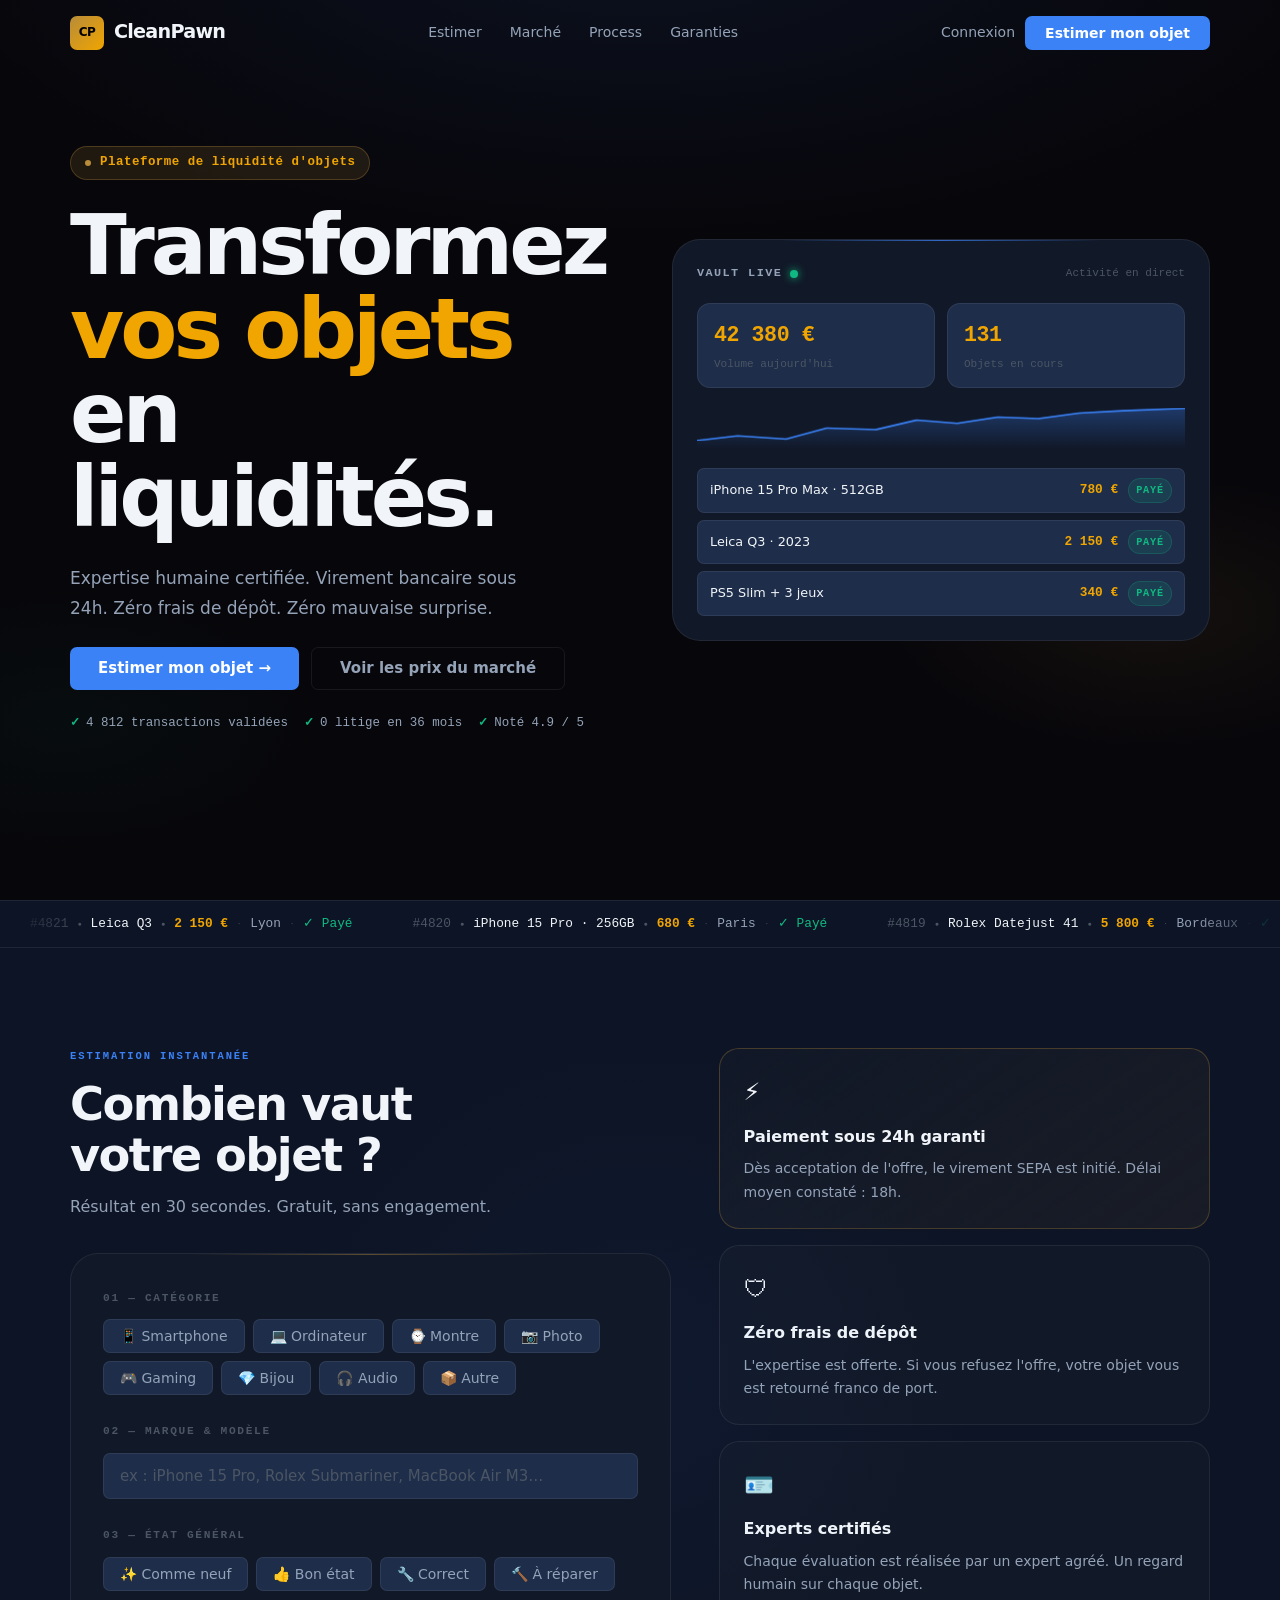
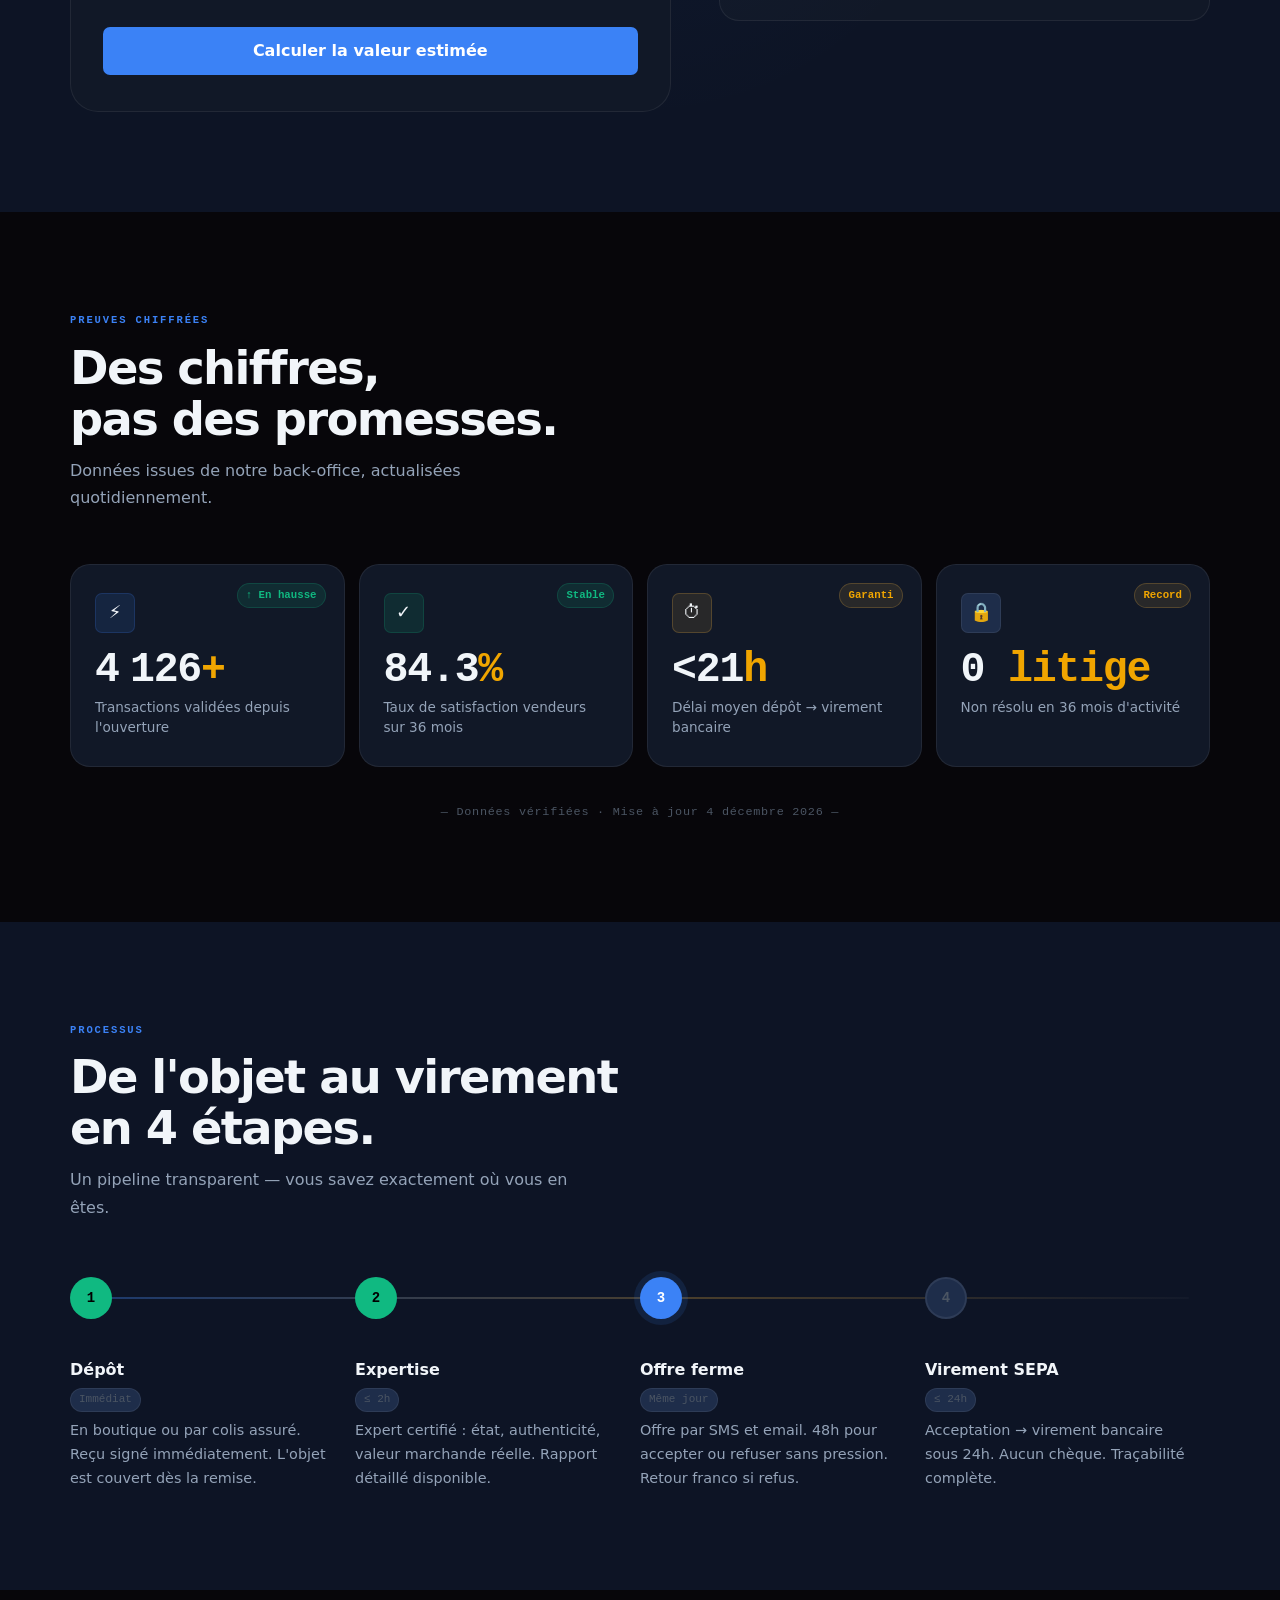
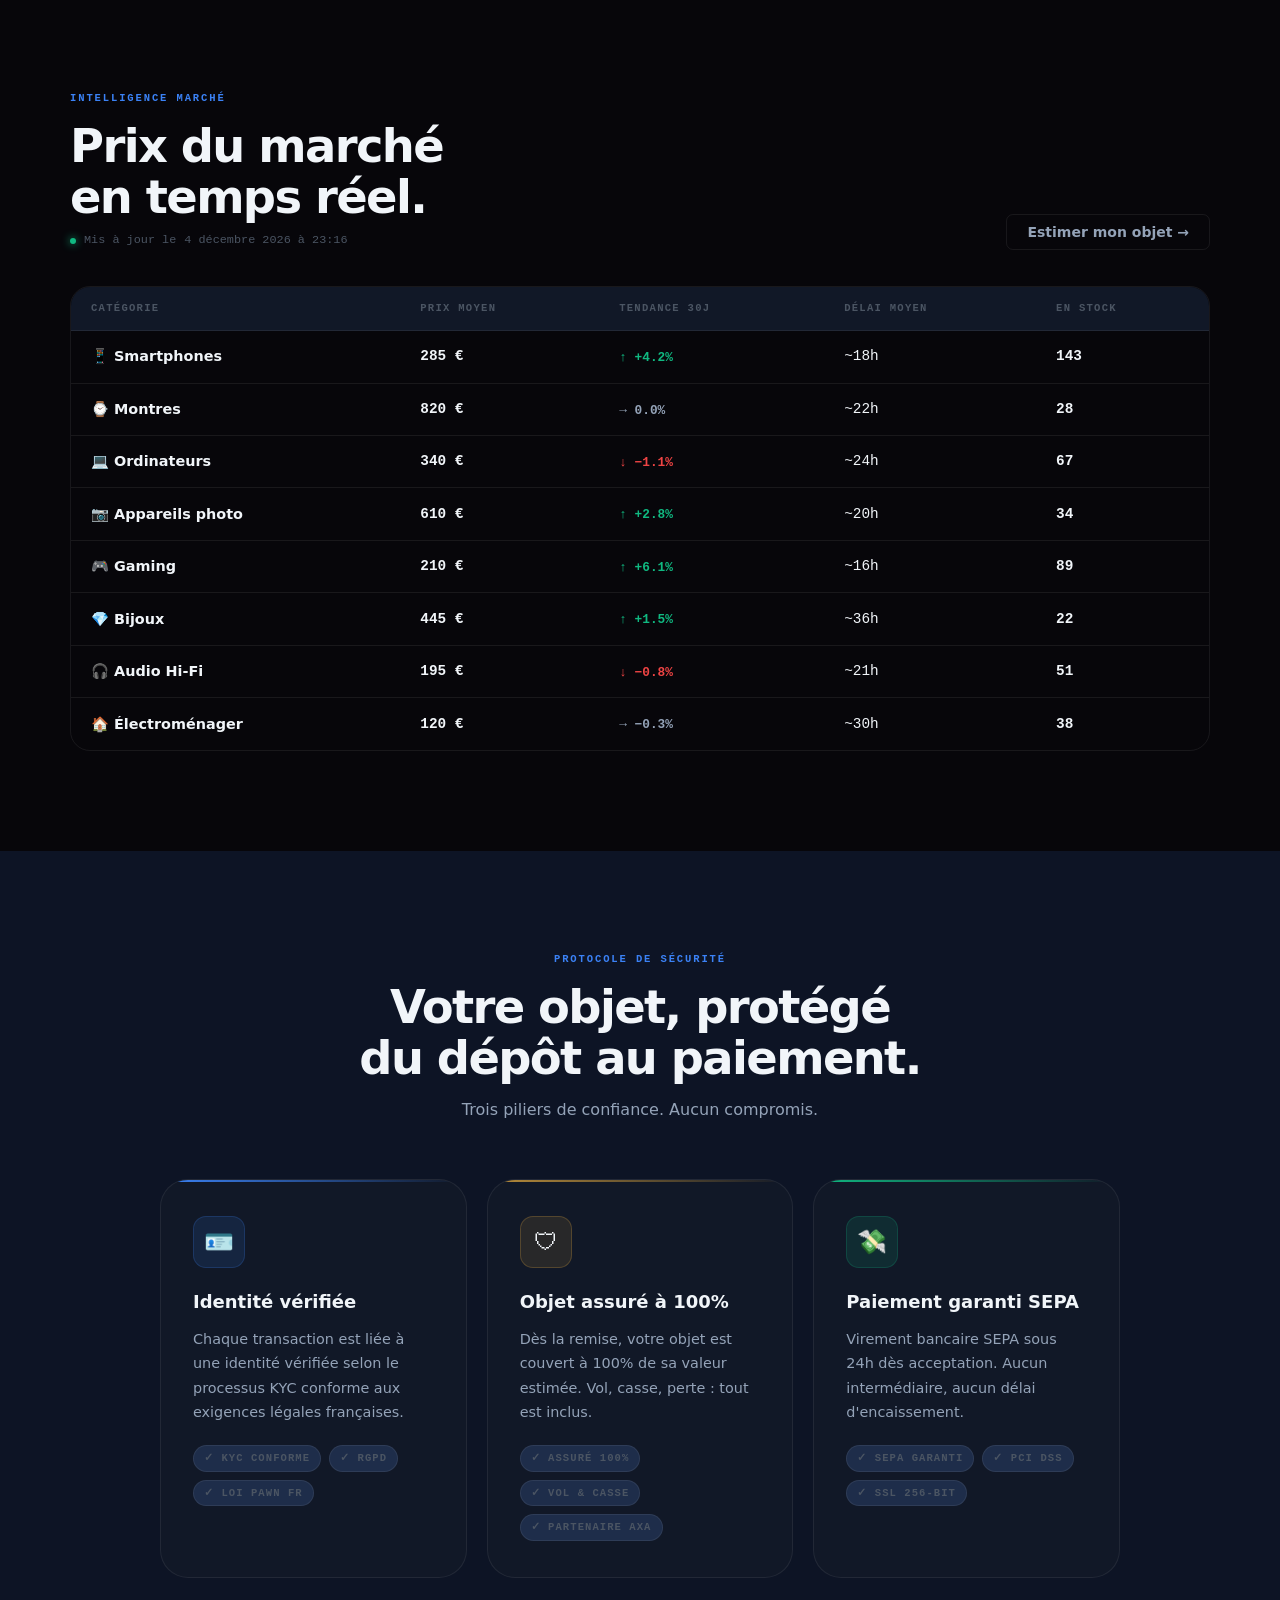
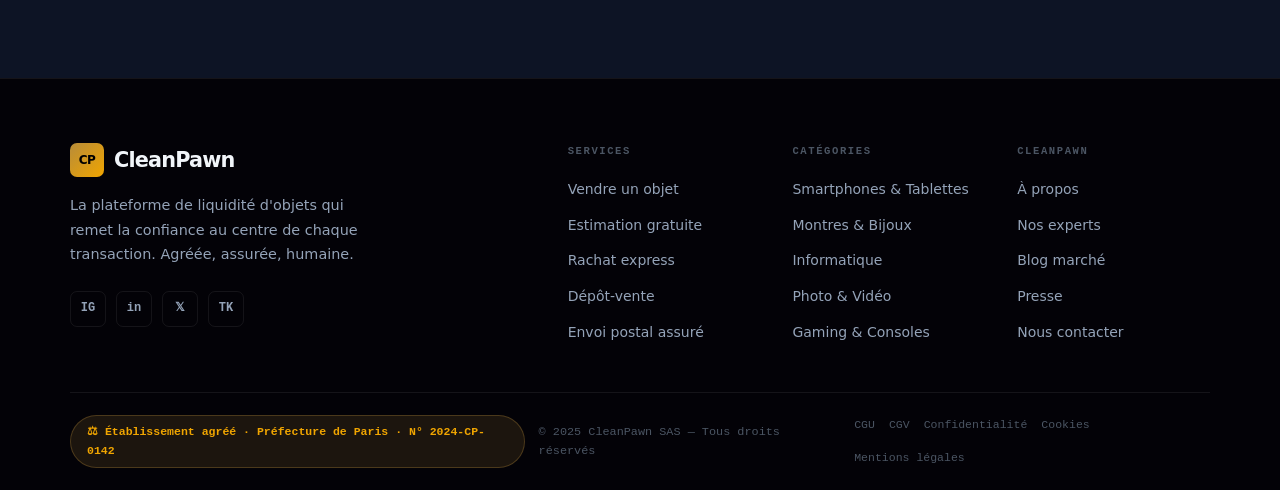
<file: preview/cleanpawn/cleanpawn-standalone.html>
<!DOCTYPE html>
<html lang="fr">
<head>
<meta charset="UTF-8"/>
<meta name="viewport" content="width=device-width,initial-scale=1.0"/>
<meta name="description" content="CleanPawn — Transformez vos objets en liquidités. Expertise humaine, paiement sous 24h, zéro frais de dépôt."/>
<title>CleanPawn — Transformez vos objets en liquidités</title>
<style>
/* ============================================================
   CLEANPAWN — STANDALONE v1.0
   Zéro dépendance externe · System fonts · Mobile-first
   Palette: Noir #07060A · Navy #0D1425 · Or #B88C39
            Bleu #3B82F6 · Vert #10B981
============================================================ */

/* ── TOKENS ─────────────────────────────────────────────── */
:root {
  --bg:         #07060A;
  --navy:       #0D1425;
  --s0:         #111827;
  --s1:         #172033;
  --s2:         #1E2D4A;
  --border:     rgba(255,255,255,0.07);
  --border-g:   rgba(184,140,57,0.30);
  --text:       #F1F5F9;
  --muted:      #94A3B8;
  --dim:        #4B5563;
  --blue:       #3B82F6;
  --blue-d:     rgba(59,130,246,0.12);
  --blue-g:     rgba(59,130,246,0.30);
  --gold:       #B88C39;
  --gold-b:     #F0A500;
  --gold-d:     rgba(184,140,57,0.14);
  --green:      #10B981;
  --green-d:    rgba(16,185,129,0.12);
  --red:        #EF4444;
  --r-xs: 4px; --r-sm: 7px; --r: 13px; --r-lg: 20px; --r-xl: 28px;
  --font: -apple-system, BlinkMacSystemFont, 'Segoe UI', system-ui, 'Helvetica Neue', Arial, sans-serif;
  --mono: 'SF Mono', 'Cascadia Code', 'Fira Code', ui-monospace, 'Courier New', monospace;
  --nav-h: 66px;
  --ease: cubic-bezier(0.4,0,0.2,1);
  --t: 0.22s;
}

/* ── RESET ───────────────────────────────────────────────── */
*,*::before,*::after{box-sizing:border-box;margin:0;padding:0}
html{scroll-behavior:smooth}
body{font-family:var(--font);background:var(--bg);color:var(--text);line-height:1.6;-webkit-font-smoothing:antialiased;overflow-x:hidden}
a{color:inherit;text-decoration:none}
img,svg{display:block}
ul,ol{list-style:none}
button{font-family:var(--font);cursor:pointer;border:none;background:none}
input,select,textarea{font-family:var(--font)}

/* ── LAYOUT ──────────────────────────────────────────────── */
.wrap{width:100%;max-width:1180px;margin:0 auto;padding:0 20px}

/* ── REVEAL ──────────────────────────────────────────────── */
.rev{opacity:0;transform:translateY(26px);transition:opacity .65s var(--ease),transform .65s var(--ease)}
.rev.in{opacity:1;transform:none}
@media(prefers-reduced-motion:reduce){.rev{opacity:1;transform:none;transition:none}
  *,*::before,*::after{animation-duration:.01ms!important;transition-duration:.01ms!important}}

/* ── EYEBROW ─────────────────────────────────────────────── */
.eye{display:block;font-family:var(--mono);font-size:10.5px;font-weight:600;letter-spacing:.18em;
  text-transform:uppercase;color:var(--blue);margin-bottom:14px}

/* ── SECTION TITLE ───────────────────────────────────────── */
.stitle{font-size:clamp(1.9rem,4.5vw,2.9rem);font-weight:800;line-height:1.1;letter-spacing:-.035em}
.ssub{font-size:1rem;color:var(--muted);margin-top:12px;line-height:1.7;max-width:500px}

/* ── BUTTONS ─────────────────────────────────────────────── */
.btn{display:inline-flex;align-items:center;justify-content:center;gap:8px;
  padding:14px 28px;border-radius:var(--r-sm);font-size:.9375rem;font-weight:600;
  transition:all var(--t) var(--ease);white-space:nowrap;cursor:pointer;
  border:none;font-family:var(--font);line-height:1;-webkit-tap-highlight-color:transparent}
.btn-p{background:var(--blue);color:#fff}
.btn-p:hover,.btn-p:focus-visible{background:#2563EB;box-shadow:0 0 32px var(--blue-g);transform:translateY(-2px)}
.btn-g{background:linear-gradient(135deg,var(--gold),var(--gold-b));color:#000;font-weight:700}
.btn-g:hover{filter:brightness(1.1);transform:translateY(-2px)}
.btn-o{background:transparent;color:var(--muted);border:1px solid var(--border);padding:13px 28px}
.btn-o:hover{border-color:rgba(255,255,255,.22);color:var(--text)}
.btn-sm{padding:10px 20px;font-size:.875rem}

/* ── NAV ─────────────────────────────────────────────────── */
#nav{position:fixed;top:0;left:0;right:0;z-index:200;height:var(--nav-h);
  border-bottom:1px solid transparent;
  transition:background var(--t) var(--ease),border-color var(--t) var(--ease),backdrop-filter var(--t) var(--ease)}
#nav.sc{background:rgba(7,6,10,.9);backdrop-filter:blur(24px);-webkit-backdrop-filter:blur(24px);border-color:var(--border)}
.nav-inner{display:flex;align-items:center;justify-content:space-between;height:100%;max-width:1180px;margin:0 auto;padding:0 20px}
.logo{display:flex;align-items:center;gap:10px;font-size:1.2rem;font-weight:800;letter-spacing:-.04em}
.logo-mark{width:34px;height:34px;background:linear-gradient(135deg,var(--gold),var(--gold-b));
  border-radius:var(--r-sm);display:flex;align-items:center;justify-content:center;
  font-size:12px;font-weight:900;color:#000;letter-spacing:-.04em;flex-shrink:0}
.nav-links{display:none;align-items:center;gap:28px}
.nav-links a{font-size:.875rem;font-weight:500;color:var(--muted);transition:color var(--t)}
.nav-links a:hover{color:var(--text)}
.nav-actions{display:flex;align-items:center;gap:10px}
.nav-login{font-size:.875rem;font-weight:500;color:var(--muted);transition:color var(--t);display:none}
.nav-login:hover{color:var(--text)}
@media(min-width:768px){.nav-login{display:block}}
@media(min-width:1024px){.nav-links{display:flex}}

/* ── HERO ────────────────────────────────────────────────── */
#hero{min-height:100svh;padding-top:calc(var(--nav-h) + 60px);padding-bottom:80px;
  background:
    radial-gradient(ellipse 90% 55% at 50% -8%,rgba(59,130,246,.095) 0%,transparent 65%),
    radial-gradient(ellipse 38% 28% at 90% 68%,rgba(184,140,57,.08) 0%,transparent 55%),
    radial-gradient(ellipse 40% 30% at 5% 80%,rgba(16,185,129,.04) 0%,transparent 55%),
    var(--bg)}
.hero-grid{display:grid;grid-template-columns:1fr;gap:52px;align-items:center}
@media(min-width:1024px){#hero{padding-top:calc(var(--nav-h) + 80px)}.hero-grid{grid-template-columns:1fr 1fr;gap:64px}}
.hero-left{display:flex;flex-direction:column;gap:24px}

/* Badge */
.badge{display:inline-flex;align-items:center;gap:9px;padding:6px 14px;
  background:var(--gold-d);border:1px solid var(--border-g);border-radius:100px;
  font-family:var(--mono);font-size:.78rem;font-weight:600;color:var(--gold-b);
  letter-spacing:.04em;align-self:flex-start}
.badge-dot{width:6px;height:6px;border-radius:50%;background:var(--gold);flex-shrink:0;
  animation:dotpulse 2.5s ease-in-out infinite}

/* Hero title */
.hero-title{font-size:clamp(2.7rem,8.5vw,5.2rem);font-weight:900;line-height:1.01;letter-spacing:-.047em}
.hero-title em{font-style:normal;color:var(--gold-b)}
.hero-sub{font-size:1.0625rem;color:var(--muted);line-height:1.73;max-width:455px}
.hero-actions{display:flex;flex-wrap:wrap;gap:12px}
.hero-proof{display:flex;flex-wrap:wrap;gap:16px}
.proof-chip{display:flex;align-items:center;gap:6px;font-family:var(--mono);font-size:.78rem;color:var(--muted)}
.proof-chip::before{content:'✓';color:var(--green);font-weight:700}

/* ── DASHBOARD WIDGET ────────────────────────────────────── */
.db{background:var(--s0);border:1px solid var(--border);border-radius:var(--r-xl);padding:24px;position:relative;overflow:hidden}
.db::before{content:'';position:absolute;top:0;left:20%;right:20%;height:1px;
  background:linear-gradient(90deg,transparent,var(--blue),transparent);opacity:.75}
.db-hdr{display:flex;align-items:center;gap:8px;margin-bottom:20px}
.db-title{font-family:var(--mono);font-size:.74rem;font-weight:700;text-transform:uppercase;letter-spacing:.12em;color:var(--muted)}
.live-dot{width:8px;height:8px;border-radius:50%;background:var(--green);box-shadow:0 0 8px var(--green);flex-shrink:0;animation:dotglow 2s ease-in-out infinite}
.db-sub{margin-left:auto;font-family:var(--mono);font-size:.69rem;color:var(--dim)}
.db-stats{display:grid;grid-template-columns:1fr 1fr;gap:12px;margin-bottom:18px}
.db-stat{background:var(--s2);border:1px solid var(--border);border-radius:var(--r);padding:14px 16px}
.db-val{display:block;font-family:var(--mono);font-size:1.35rem;font-weight:700;color:var(--gold-b);letter-spacing:-.02em}
.db-lbl{display:block;font-family:var(--mono);font-size:.69rem;color:var(--dim);margin-top:3px}

/* Sparkline */
.spark-wrap{height:44px;margin-bottom:18px}
.spark{width:100%;height:100%}
.spark-line{stroke-dasharray:900;stroke-dashoffset:900;animation:sparkdraw 2.4s ease-out .5s forwards}
.spark-fill{opacity:0;animation:fadein .8s ease-out 1.9s forwards}

/* Feed */
.feed{display:flex;flex-direction:column;gap:7px;overflow:hidden;max-height:172px}
.feed-row{display:grid;grid-template-columns:1fr auto auto;align-items:center;gap:10px;
  padding:9px 12px;background:var(--s2);border:1px solid var(--border);border-radius:var(--r-sm);
  font-size:.8rem;animation:feedslide .35s ease-out}
.feed-name{color:var(--text);font-weight:500;white-space:nowrap;overflow:hidden;text-overflow:ellipsis}
.feed-amt{font-family:var(--mono);font-weight:700;color:var(--gold-b);white-space:nowrap}
.feed-tag{font-family:var(--mono);font-size:.64rem;font-weight:700;letter-spacing:.08em;
  text-transform:uppercase;padding:3px 7px;border-radius:100px;white-space:nowrap}
.tag-paid{background:var(--green-d);color:var(--green);border:1px solid rgba(16,185,129,.22)}
.tag-proc{background:var(--blue-d);color:var(--blue);border:1px solid rgba(59,130,246,.22)}

/* ── STREAM TICKER ───────────────────────────────────────── */
#stream{background:var(--navy);border-top:1px solid var(--border);border-bottom:1px solid var(--border);padding:13px 0;overflow:hidden;position:relative}
#stream::before,#stream::after{content:'';position:absolute;top:0;bottom:0;width:88px;z-index:2;pointer-events:none}
#stream::before{left:0;background:linear-gradient(90deg,var(--navy),transparent)}
#stream::after{right:0;background:linear-gradient(270deg,var(--navy),transparent)}
.belt{display:flex;width:max-content;animation:marquee 42s linear infinite}
.belt:hover{animation-play-state:paused}
.si{display:inline-flex;align-items:center;gap:9px;padding:0 30px;font-family:var(--mono);font-size:.8rem;white-space:nowrap;color:var(--muted)}
.si-ref{color:var(--dim)}
.si-name{color:var(--text);font-weight:500}
.si-price{color:var(--gold-b);font-weight:700}
.si-dot{color:var(--dim);font-size:7px}
.si-ok{color:var(--green)}

/* ── ENGINE ──────────────────────────────────────────────── */
#engine{padding:100px 0;background:var(--navy);position:relative;overflow:hidden}
#engine::before{content:'';position:absolute;top:50%;left:50%;transform:translate(-50%,-50%);
  width:700px;height:700px;background:radial-gradient(circle,rgba(59,130,246,.042) 0%,transparent 70%);pointer-events:none}
.engine-layout{display:grid;grid-template-columns:1fr;gap:48px;align-items:start}
@media(min-width:900px){.engine-layout{grid-template-columns:1.1fr .9fr}}
.engine-card{background:var(--s0);border:1px solid var(--border);border-radius:var(--r-xl);padding:36px 32px;position:relative}
.engine-card::before{content:'';position:absolute;top:0;left:20%;right:20%;height:1px;background:linear-gradient(90deg,transparent,var(--gold),transparent);opacity:.45}
.engine-head{margin-bottom:32px}
.fields{display:flex;flex-direction:column;gap:28px}
.step-lbl{font-family:var(--mono);font-size:.7rem;font-weight:700;text-transform:uppercase;letter-spacing:.15em;color:var(--dim);margin-bottom:12px}
.chips{display:flex;flex-wrap:wrap;gap:8px}
.chip{display:inline-flex;align-items:center;padding:8px 16px;background:var(--s2);
  border:1px solid var(--border);border-radius:var(--r-sm);font-size:.875rem;font-weight:500;
  color:var(--muted);cursor:pointer;transition:all var(--t) var(--ease);user-select:none;-webkit-tap-highlight-color:transparent}
.chip:hover{border-color:rgba(255,255,255,.18);color:var(--text)}
.chip.on{background:var(--blue-d);border-color:var(--blue);color:var(--text)}
.field{width:100%;padding:13px 16px;background:var(--s2);border:1px solid var(--border);
  border-radius:var(--r-sm);color:var(--text);font-size:.9375rem;outline:none;
  transition:border-color var(--t) var(--ease);-webkit-appearance:none;appearance:none}
.field:focus{border-color:var(--blue)}
.field::placeholder{color:var(--dim)}
.engine-btn{width:100%;margin-top:8px;padding:16px;font-size:1rem}
.result{display:none;margin-top:24px;padding:24px;background:var(--s2);
  border:1px solid var(--border-g);border-radius:var(--r);animation:resultin .45s var(--ease)}
.result.show{display:block}
.res-eye{font-family:var(--mono);font-size:.7rem;font-weight:600;text-transform:uppercase;letter-spacing:.15em;color:var(--dim);margin-bottom:8px}
.res-range{font-family:var(--mono);font-size:2.2rem;font-weight:700;color:var(--gold-b);letter-spacing:-.02em;line-height:1;margin-bottom:10px}
.res-note{font-size:.8125rem;color:var(--muted);line-height:1.6;margin-bottom:18px}
.res-actions{display:flex;flex-wrap:wrap;gap:10px}

/* Aside */
.aside{display:flex;flex-direction:column;gap:16px}
.aside-card{background:var(--s0);border:1px solid var(--border);border-radius:var(--r-lg);padding:24px;
  transition:border-color var(--t) var(--ease)}
.aside-card:hover{border-color:rgba(255,255,255,.14)}
.aside-card.gold{border-color:var(--border-g);background:linear-gradient(145deg,var(--s0),rgba(184,140,57,.07))}
.aside-icon{font-size:24px;margin-bottom:12px}
.aside-title{font-size:1rem;font-weight:700;margin-bottom:8px}
.aside-body{font-size:.875rem;color:var(--muted);line-height:1.65}

/* ── MATRIX ──────────────────────────────────────────────── */
#matrix{padding:100px 0;background:var(--bg)}
.matrix-hdr{margin-bottom:52px}
.matrix-grid{display:grid;grid-template-columns:1fr 1fr;gap:14px}
@media(min-width:768px){.matrix-grid{grid-template-columns:repeat(4,1fr)}}
.kpi{background:var(--s0);border:1px solid var(--border);border-radius:var(--r-lg);padding:28px 24px;
  position:relative;overflow:hidden;transition:border-color var(--t) var(--ease),box-shadow var(--t) var(--ease)}
.kpi:hover{border-color:rgba(59,130,246,.3);box-shadow:0 0 36px rgba(59,130,246,.07)}
.kpi-icon{width:40px;height:40px;border-radius:var(--r-sm);display:flex;align-items:center;
  justify-content:center;font-size:18px;margin-bottom:16px}
.ki-b{background:var(--blue-d);border:1px solid rgba(59,130,246,.18)}
.ki-g{background:var(--gold-d);border:1px solid var(--border-g)}
.ki-gr{background:var(--green-d);border:1px solid rgba(16,185,129,.18)}
.ki-d{background:var(--s2);border:1px solid var(--border)}
.kpi-val{display:block;font-family:var(--mono);font-size:clamp(1.8rem,3.5vw,2.6rem);
  font-weight:700;letter-spacing:-.03em;line-height:1;margin-bottom:8px}
.kpi-acc{color:var(--gold-b)}
.kpi-lbl{font-size:.85rem;color:var(--muted);line-height:1.45}
.kpi-pill{position:absolute;top:18px;right:18px;font-family:var(--mono);font-size:.67rem;
  font-weight:700;padding:3px 8px;border-radius:100px}
.pill-gr{background:var(--green-d);color:var(--green);border:1px solid rgba(16,185,129,.2)}
.pill-go{background:var(--gold-d);color:var(--gold-b);border:1px solid var(--border-g)}
.matrix-note{text-align:center;margin-top:36px;font-family:var(--mono);font-size:.74rem;color:var(--dim);letter-spacing:.06em}

/* ── PIPELINE ────────────────────────────────────────────── */
#pipeline{padding:100px 0;background:var(--navy)}
.pipe-hdr{margin-bottom:56px}
.steps{display:grid;grid-template-columns:1fr;gap:0;position:relative}
.steps::before{content:'';position:absolute;left:20px;top:10px;bottom:10px;width:2px;
  background:linear-gradient(180deg,var(--blue) 0%,var(--gold) 55%,var(--border) 100%);
  opacity:.35;border-radius:2px}
@media(min-width:768px){
  .steps{grid-template-columns:repeat(4,1fr)}
  .steps::before{left:21px;right:21px;top:20px;bottom:auto;width:auto;height:2px;
    background:linear-gradient(90deg,var(--blue) 0%,var(--gold) 55%,var(--border) 100%)}}
.step{display:grid;grid-template-columns:42px 1fr;gap:20px;padding:20px 0;align-items:flex-start;position:relative}
@media(min-width:768px){.step{grid-template-columns:1fr;grid-template-rows:42px auto;padding:0 16px 0 0;align-items:start}}
.step-node{width:42px;height:42px;border-radius:50%;display:flex;align-items:center;justify-content:center;
  font-family:var(--mono);font-size:.875rem;font-weight:700;flex-shrink:0;position:relative;z-index:1}
.node-d{background:var(--green);color:#000}
.node-a{background:var(--blue);color:#fff;box-shadow:0 0 0 6px var(--blue-d);animation:nodeping 2.5s ease-in-out infinite}
.node-w{background:var(--s2);color:var(--dim);border:2px solid var(--border)}
.step-body{padding-bottom:8px}
@media(min-width:768px){.step-body{padding-top:18px;padding-bottom:0}}
.step-head{display:flex;align-items:center;flex-wrap:wrap;gap:10px;margin-bottom:7px}
@media(min-width:768px){.step-head{flex-direction:column;align-items:flex-start;gap:6px}}
.step-title{font-size:1rem;font-weight:700}
.step-time{font-family:var(--mono);font-size:.69rem;color:var(--dim);background:var(--s2);padding:2px 8px;border-radius:100px;border:1px solid var(--border)}
.step-desc{font-size:.9rem;color:var(--muted);line-height:1.65}

/* ── MARKET INTEL ────────────────────────────────────────── */
#intel{padding:100px 0;background:var(--bg)}
.intel-top{display:flex;flex-wrap:wrap;justify-content:space-between;align-items:flex-end;gap:20px;margin-bottom:36px}
.intel-live{display:flex;align-items:center;gap:8px;font-family:var(--mono);font-size:.74rem;color:var(--dim);margin-top:8px}
.intel-live .live-dot{width:6px;height:6px}
.tbl-outer{border:1px solid var(--border);border-radius:var(--r-lg);overflow:hidden;overflow-x:auto;-webkit-overflow-scrolling:touch}
.tbl{width:100%;border-collapse:collapse;min-width:580px}
.tbl thead th{padding:13px 20px;background:var(--s0);font-family:var(--mono);font-size:.66rem;font-weight:700;
  text-transform:uppercase;letter-spacing:.12em;color:var(--dim);text-align:left;border-bottom:1px solid var(--border);white-space:nowrap}
.tbl tbody td{padding:14px 20px;font-size:.9rem;border-bottom:1px solid var(--border);color:var(--text);transition:background var(--t)}
.tbl tbody tr:last-child td{border-bottom:none}
.tbl tbody tr:hover td{background:var(--s0)}
.tc{font-weight:600}
.tp{font-family:var(--mono);font-weight:700;color:var(--gold-b)}
.tt{display:inline-flex;align-items:center;font-family:var(--mono);font-size:.8rem;font-weight:700}
.up{color:var(--green)}.dn{color:var(--red)}.fl{color:var(--muted)}
.td{font-family:var(--mono);font-size:.8rem;color:var(--muted)}
.ts{font-family:var(--mono);font-size:.8rem;color:var(--blue);font-weight:600}

/* ── VAULT ───────────────────────────────────────────────── */
#vault{padding:100px 0;background:var(--navy)}
.vault-hdr{text-align:center;margin-bottom:56px}
.vault-hdr .ssub{margin:12px auto 0;text-align:center}
.pillars{display:grid;grid-template-columns:1fr;gap:20px;max-width:960px;margin:0 auto}
@media(min-width:768px){.pillars{grid-template-columns:repeat(3,1fr)}}
.pillar{background:var(--s0);border:1px solid var(--border);border-radius:var(--r-xl);padding:36px 32px;
  position:relative;overflow:hidden;transition:border-color var(--t) var(--ease),box-shadow var(--t) var(--ease)}
.pillar:hover{border-color:var(--border-g);box-shadow:0 0 48px rgba(184,140,57,.07)}
.pillar::after{content:'';position:absolute;top:0;left:0;right:0;height:2px}
.p-id::after{background:linear-gradient(90deg,var(--blue),transparent)}
.p-in::after{background:linear-gradient(90deg,var(--gold),transparent)}
.p-pa::after{background:linear-gradient(90deg,var(--green),transparent)}
.pico{width:52px;height:52px;border-radius:var(--r);display:flex;align-items:center;justify-content:center;font-size:24px;margin-bottom:20px}
.ib{background:var(--blue-d);border:1px solid rgba(59,130,246,.2)}
.ig{background:var(--gold-d);border:1px solid var(--border-g)}
.igr{background:var(--green-d);border:1px solid rgba(16,185,129,.2)}
.ptitle{font-size:1.125rem;font-weight:700;margin-bottom:10px}
.pdesc{font-size:.9rem;color:var(--muted);line-height:1.7;margin-bottom:20px}
.certs{display:flex;flex-wrap:wrap;gap:8px}
.cert{display:inline-flex;align-items:center;gap:5px;padding:4px 10px;background:var(--s2);
  border:1px solid var(--border);border-radius:100px;font-family:var(--mono);font-size:.66rem;
  font-weight:700;text-transform:uppercase;letter-spacing:.1em;color:var(--dim)}

/* ── FOOTER ──────────────────────────────────────────────── */
footer{background:#030207;border-top:1px solid var(--border);padding-top:64px}
.ft-body{display:grid;grid-template-columns:1fr;gap:48px;padding-bottom:48px;border-bottom:1px solid var(--border)}
@media(min-width:768px){.ft-body{grid-template-columns:1.4fr 2fr}}
.ft-brand{max-width:300px}
.ft-wm{display:flex;align-items:center;gap:10px;font-size:1.3rem;font-weight:800;letter-spacing:-.04em;margin-bottom:16px}
.ft-tag{font-size:.9rem;color:var(--muted);line-height:1.7;margin-bottom:24px}
.ft-socials{display:flex;gap:10px}
.soc{width:36px;height:36px;border:1px solid var(--border);border-radius:var(--r-sm);display:flex;
  align-items:center;justify-content:center;font-size:12px;font-weight:700;font-family:var(--mono);
  color:var(--muted);transition:all var(--t) var(--ease)}
.soc:hover{border-color:var(--gold);color:var(--gold-b)}
.ft-cols{display:grid;grid-template-columns:repeat(2,1fr);gap:32px}
@media(min-width:768px){.ft-cols{grid-template-columns:repeat(3,1fr)}}
.ft-ch{font-family:var(--mono);font-size:.66rem;font-weight:700;text-transform:uppercase;letter-spacing:.15em;color:var(--dim);margin-bottom:16px}
.ft-links{display:flex;flex-direction:column;gap:10px}
.ft-links a{font-size:.875rem;color:var(--muted);transition:color var(--t)}
.ft-links a:hover{color:var(--text)}
.ft-bot{display:flex;flex-direction:column;gap:14px;padding:22px 0}
@media(min-width:768px){.ft-bot{flex-direction:row;align-items:center;justify-content:space-between}}
.ft-reg{display:inline-flex;align-items:center;gap:8px;padding:7px 16px;background:var(--gold-d);
  border:1px solid var(--border-g);border-radius:100px;font-family:var(--mono);font-size:.72rem;font-weight:600;color:var(--gold-b)}
.ft-copy{font-family:var(--mono);font-size:.74rem;color:var(--dim)}
.ft-legal{display:flex;flex-wrap:wrap;gap:14px}
.ft-legal a{font-family:var(--mono);font-size:.72rem;color:var(--dim);transition:color var(--t)}
.ft-legal a:hover{color:var(--muted)}

/* ── KEYFRAMES ───────────────────────────────────────────── */
@keyframes dotpulse{0%,100%{opacity:1}50%{opacity:.5}}
@keyframes dotglow{0%,100%{box-shadow:0 0 6px var(--green)}50%{box-shadow:0 0 16px var(--green);opacity:.7}}
@keyframes sparkdraw{from{stroke-dashoffset:900;opacity:0}to{stroke-dashoffset:0;opacity:1}}
@keyframes fadein{from{opacity:0}to{opacity:1}}
@keyframes marquee{from{transform:translateX(0)}to{transform:translateX(-50%)}}
@keyframes feedslide{from{opacity:0;transform:translateY(-14px)}to{opacity:1;transform:translateY(0)}}
@keyframes nodeping{0%,100%{box-shadow:0 0 0 5px var(--blue-d)}50%{box-shadow:0 0 0 10px rgba(59,130,246,.05)}}
@keyframes resultin{from{opacity:0;transform:translateY(12px)}to{opacity:1;transform:translateY(0)}}
</style>
</head>
<body>

<!-- NAV ════════════════════════════════════════════════════ -->
<nav id="nav">
  <div class="nav-inner">
    <a href="#" class="logo">
      <div class="logo-mark">CP</div>CleanPawn
    </a>
    <div class="nav-links">
      <a href="#engine">Estimer</a>
      <a href="#intel">Marché</a>
      <a href="#pipeline">Process</a>
      <a href="#vault">Garanties</a>
    </div>
    <div class="nav-actions">
      <a href="#" class="nav-login">Connexion</a>
      <a href="#engine" class="btn btn-p btn-sm">Estimer mon objet</a>
    </div>
  </div>
</nav>

<!-- HERO ════════════════════════════════════════════════════ -->
<section id="hero">
  <div class="wrap hero-grid">

    <!-- Left -->
    <div class="hero-left">
      <span class="badge"><span class="badge-dot"></span>Plateforme de liquidité d'objets</span>
      <h1 class="hero-title">Transformez<br><em>vos objets</em><br>en liquidités.</h1>
      <p class="hero-sub">Expertise humaine certifiée. Virement bancaire sous 24h. Zéro frais de dépôt. Zéro mauvaise surprise.</p>
      <div class="hero-actions">
        <a href="#engine" class="btn btn-p">Estimer mon objet →</a>
        <a href="#intel"  class="btn btn-o">Voir les prix du marché</a>
      </div>
      <div class="hero-proof">
        <span class="proof-chip">4 812 transactions validées</span>
        <span class="proof-chip">0 litige en 36 mois</span>
        <span class="proof-chip">Noté 4.9 / 5</span>
      </div>
    </div>

    <!-- Dashboard -->
    <div>
      <div class="db">
        <div class="db-hdr">
          <span class="db-title">Vault Live</span>
          <span class="live-dot"></span>
          <span class="db-sub">Activité en direct</span>
        </div>
        <div class="db-stats">
          <div class="db-stat"><span class="db-val">42 380 €</span><span class="db-lbl">Volume aujourd'hui</span></div>
          <div class="db-stat"><span class="db-val">131</span><span class="db-lbl">Objets en cours</span></div>
        </div>
        <div class="spark-wrap">
          <svg class="spark" viewBox="0 0 300 56" preserveAspectRatio="none">
            <defs>
              <linearGradient id="sg" x1="0%" y1="0%" x2="0%" y2="100%">
                <stop offset="0%"   stop-color="#3B82F6" stop-opacity=".32"/>
                <stop offset="100%" stop-color="#3B82F6" stop-opacity="0"/>
              </linearGradient>
            </defs>
            <path class="spark-fill" d="M0,44 L25,38 L55,42 L80,28 L110,30 L135,18 L160,22 L185,14 L210,16 L235,9 L262,6 L300,3 L300,56 L0,56 Z" fill="url(#sg)"/>
            <path class="spark-line" d="M0,44 L25,38 L55,42 L80,28 L110,30 L135,18 L160,22 L185,14 L210,16 L235,9 L262,6 L300,3"
              fill="none" stroke="#3B82F6" stroke-width="2" stroke-linecap="round" stroke-linejoin="round"/>
          </svg>
        </div>
        <div class="feed" id="feed" aria-live="polite"></div>
      </div>
    </div>

  </div>
</section>

<!-- STREAM ══════════════════════════════════════════════════ -->
<div id="stream" aria-hidden="true"><div class="belt" id="belt"></div></div>

<!-- ENGINE ══════════════════════════════════════════════════ -->
<section id="engine">
  <div class="wrap">
    <div class="engine-layout">

      <div>
        <div class="engine-head rev">
          <span class="eye">Estimation instantanée</span>
          <h2 class="stitle">Combien vaut<br>votre objet ?</h2>
          <p class="ssub">Résultat en 30 secondes. Gratuit, sans engagement.</p>
        </div>
        <div class="engine-card rev" style="transition-delay:.1s">
          <div class="fields">

            <div>
              <p class="step-lbl">01 — Catégorie</p>
              <div class="chips" id="cats">
                <button class="chip" data-cat="smartphone" type="button">📱 Smartphone</button>
                <button class="chip" data-cat="ordinateur" type="button">💻 Ordinateur</button>
                <button class="chip" data-cat="montre"     type="button">⌚ Montre</button>
                <button class="chip" data-cat="photo"      type="button">📷 Photo</button>
                <button class="chip" data-cat="gaming"     type="button">🎮 Gaming</button>
                <button class="chip" data-cat="bijou"      type="button">💎 Bijou</button>
                <button class="chip" data-cat="audio"      type="button">🎧 Audio</button>
                <button class="chip" data-cat="autre"      type="button">📦 Autre</button>
              </div>
            </div>

            <div>
              <p class="step-lbl">02 — Marque &amp; modèle</p>
              <input type="text" id="model" class="field" placeholder="ex : iPhone 15 Pro, Rolex Submariner, MacBook Air M3…" autocomplete="off"/>
            </div>

            <div>
              <p class="step-lbl">03 — État général</p>
              <div class="chips" id="conds">
                <button class="chip" data-cond="mint" type="button">✨ Comme neuf</button>
                <button class="chip" data-cond="good" type="button">👍 Bon état</button>
                <button class="chip" data-cond="fair" type="button">🔧 Correct</button>
                <button class="chip" data-cond="poor" type="button">🔨 À réparer</button>
              </div>
            </div>

            <button class="btn btn-p engine-btn" id="estbtn" type="button">Calculer la valeur estimée</button>
          </div>

          <div class="result" id="result" aria-live="polite">
            <p class="res-eye">Fourchette d'estimation CleanPawn</p>
            <p class="res-range" id="rrange"></p>
            <p class="res-note"  id="rnote"></p>
            <div class="res-actions">
              <a href="#" class="btn btn-g">Déposer cet objet →</a>
              <a href="#pipeline" class="btn btn-o btn-sm">Comment ça marche</a>
            </div>
          </div>
        </div>
      </div>

      <div class="aside rev" style="transition-delay:.2s">
        <div class="aside-card gold">
          <div class="aside-icon">⚡</div>
          <h3 class="aside-title">Paiement sous 24h garanti</h3>
          <p class="aside-body">Dès acceptation de l'offre, le virement SEPA est initié. Délai moyen constaté : 18h.</p>
        </div>
        <div class="aside-card">
          <div class="aside-icon">🛡</div>
          <h3 class="aside-title">Zéro frais de dépôt</h3>
          <p class="aside-body">L'expertise est offerte. Si vous refusez l'offre, votre objet vous est retourné franco de port.</p>
        </div>
        <div class="aside-card">
          <div class="aside-icon">🪪</div>
          <h3 class="aside-title">Experts certifiés</h3>
          <p class="aside-body">Chaque évaluation est réalisée par un expert agréé. Un regard humain sur chaque objet.</p>
        </div>
      </div>

    </div>
  </div>
</section>

<!-- MATRIX ══════════════════════════════════════════════════ -->
<section id="matrix">
  <div class="wrap">
    <div class="matrix-hdr rev">
      <span class="eye">Preuves chiffrées</span>
      <h2 class="stitle">Des chiffres,<br>pas des promesses.</h2>
      <p class="ssub">Données issues de notre back-office, actualisées quotidiennement.</p>
    </div>
    <div class="matrix-grid">
      <div class="kpi rev" data-kpi>
        <span class="kpi-pill pill-gr">↑ En hausse</span>
        <div class="kpi-icon ki-b">⚡</div>
        <span class="kpi-val"><span data-count="4812">0</span><span class="kpi-acc">+</span></span>
        <p class="kpi-lbl">Transactions validées depuis l'ouverture</p>
      </div>
      <div class="kpi rev" data-kpi style="transition-delay:.1s">
        <span class="kpi-pill pill-gr">Stable</span>
        <div class="kpi-icon ki-gr">✓</div>
        <span class="kpi-val"><span data-count="983" data-decimal>0</span><span class="kpi-acc">%</span></span>
        <p class="kpi-lbl">Taux de satisfaction vendeurs sur 36 mois</p>
      </div>
      <div class="kpi rev" data-kpi style="transition-delay:.2s">
        <span class="kpi-pill pill-go">Garanti</span>
        <div class="kpi-icon ki-g">⏱</div>
        <span class="kpi-val">&lt;<span data-count="24">0</span><span class="kpi-acc">h</span></span>
        <p class="kpi-lbl">Délai moyen dépôt → virement bancaire</p>
      </div>
      <div class="kpi rev" data-kpi style="transition-delay:.3s">
        <span class="kpi-pill pill-go">Record</span>
        <div class="kpi-icon ki-d">🔒</div>
        <span class="kpi-val"><span data-count="0">0</span><span class="kpi-acc"> litige</span></span>
        <p class="kpi-lbl">Non résolu en 36 mois d'activité</p>
      </div>
    </div>
    <p class="matrix-note">— Données vérifiées · Mise à jour <span id="dmatrix"></span> —</p>
  </div>
</section>

<!-- PIPELINE ════════════════════════════════════════════════ -->
<section id="pipeline">
  <div class="wrap">
    <div class="pipe-hdr rev">
      <span class="eye">Processus</span>
      <h2 class="stitle">De l'objet au virement<br>en 4 étapes.</h2>
      <p class="ssub">Un pipeline transparent — vous savez exactement où vous en êtes.</p>
    </div>
    <div class="steps rev" style="transition-delay:.1s">
      <div class="step">
        <div class="step-node node-d">1</div>
        <div class="step-body">
          <div class="step-head"><span class="step-title">Dépôt</span><span class="step-time">Immédiat</span></div>
          <p class="step-desc">En boutique ou par colis assuré. Reçu signé immédiatement. L'objet est couvert dès la remise.</p>
        </div>
      </div>
      <div class="step">
        <div class="step-node node-d">2</div>
        <div class="step-body">
          <div class="step-head"><span class="step-title">Expertise</span><span class="step-time">≤ 2h</span></div>
          <p class="step-desc">Expert certifié : état, authenticité, valeur marchande réelle. Rapport détaillé disponible.</p>
        </div>
      </div>
      <div class="step">
        <div class="step-node node-a">3</div>
        <div class="step-body">
          <div class="step-head"><span class="step-title">Offre ferme</span><span class="step-time">Même jour</span></div>
          <p class="step-desc">Offre par SMS et email. 48h pour accepter ou refuser sans pression. Retour franco si refus.</p>
        </div>
      </div>
      <div class="step">
        <div class="step-node node-w">4</div>
        <div class="step-body">
          <div class="step-head"><span class="step-title">Virement SEPA</span><span class="step-time">≤ 24h</span></div>
          <p class="step-desc">Acceptation → virement bancaire sous 24h. Aucun chèque. Traçabilité complète.</p>
        </div>
      </div>
    </div>
  </div>
</section>

<!-- MARKET INTEL ════════════════════════════════════════════ -->
<section id="intel">
  <div class="wrap">
    <div class="intel-top rev">
      <div>
        <span class="eye">Intelligence marché</span>
        <h2 class="stitle">Prix du marché<br>en temps réel.</h2>
        <p class="intel-live"><span class="live-dot"></span>Mis à jour le <span id="lupdate"></span></p>
      </div>
      <a href="#engine" class="btn btn-o btn-sm">Estimer mon objet →</a>
    </div>
    <div class="tbl-outer rev" style="transition-delay:.1s">
      <table class="tbl">
        <thead>
          <tr><th>Catégorie</th><th>Prix moyen</th><th>Tendance 30j</th><th>Délai moyen</th><th>En stock</th></tr>
        </thead>
        <tbody>
          <tr><td class="tc">📱 Smartphones</td>    <td class="tp">285 €</td>  <td><span class="tt up">↑ +4.2%</span></td>   <td class="td">~18h</td><td class="ts">143</td></tr>
          <tr><td class="tc">⌚ Montres</td>         <td class="tp">820 €</td>  <td><span class="tt fl">→ 0.0%</span></td>    <td class="td">~22h</td><td class="ts">28</td></tr>
          <tr><td class="tc">💻 Ordinateurs</td>    <td class="tp">340 €</td>  <td><span class="tt dn">↓ −1.1%</span></td>   <td class="td">~24h</td><td class="ts">67</td></tr>
          <tr><td class="tc">📷 Appareils photo</td><td class="tp">610 €</td>  <td><span class="tt up">↑ +2.8%</span></td>   <td class="td">~20h</td><td class="ts">34</td></tr>
          <tr><td class="tc">🎮 Gaming</td>         <td class="tp">210 €</td>  <td><span class="tt up">↑ +6.1%</span></td>   <td class="td">~16h</td><td class="ts">89</td></tr>
          <tr><td class="tc">💎 Bijoux</td>          <td class="tp">445 €</td>  <td><span class="tt up">↑ +1.5%</span></td>   <td class="td">~36h</td><td class="ts">22</td></tr>
          <tr><td class="tc">🎧 Audio Hi-Fi</td>    <td class="tp">195 €</td>  <td><span class="tt dn">↓ −0.8%</span></td>   <td class="td">~21h</td><td class="ts">51</td></tr>
          <tr><td class="tc">🏠 Électroménager</td> <td class="tp">120 €</td>  <td><span class="tt fl">→ −0.3%</span></td>   <td class="td">~30h</td><td class="ts">38</td></tr>
        </tbody>
      </table>
    </div>
  </div>
</section>

<!-- VAULT ═══════════════════════════════════════════════════ -->
<section id="vault">
  <div class="wrap">
    <div class="vault-hdr rev">
      <span class="eye">Protocole de sécurité</span>
      <h2 class="stitle">Votre objet, protégé<br>du dépôt au paiement.</h2>
      <p class="ssub">Trois piliers de confiance. Aucun compromis.</p>
    </div>
    <div class="pillars">
      <div class="pillar p-id rev">
        <div class="pico ib">🪪</div>
        <h3 class="ptitle">Identité vérifiée</h3>
        <p class="pdesc">Chaque transaction est liée à une identité vérifiée selon le processus KYC conforme aux exigences légales françaises.</p>
        <div class="certs"><span class="cert">✓ KYC Conforme</span><span class="cert">✓ RGPD</span><span class="cert">✓ Loi Pawn FR</span></div>
      </div>
      <div class="pillar p-in rev" style="transition-delay:.1s">
        <div class="pico ig">🛡</div>
        <h3 class="ptitle">Objet assuré à 100%</h3>
        <p class="pdesc">Dès la remise, votre objet est couvert à 100% de sa valeur estimée. Vol, casse, perte : tout est inclus.</p>
        <div class="certs"><span class="cert">✓ Assuré 100%</span><span class="cert">✓ Vol &amp; Casse</span><span class="cert">✓ Partenaire AXA</span></div>
      </div>
      <div class="pillar p-pa rev" style="transition-delay:.2s">
        <div class="pico igr">💸</div>
        <h3 class="ptitle">Paiement garanti SEPA</h3>
        <p class="pdesc">Virement bancaire SEPA sous 24h dès acceptation. Aucun intermédiaire, aucun délai d'encaissement.</p>
        <div class="certs"><span class="cert">✓ SEPA Garanti</span><span class="cert">✓ PCI DSS</span><span class="cert">✓ SSL 256-bit</span></div>
      </div>
    </div>
  </div>
</section>

<!-- FOOTER ══════════════════════════════════════════════════ -->
<footer>
  <div class="wrap">
    <div class="ft-body">
      <div class="ft-brand">
        <div class="ft-wm"><div class="logo-mark">CP</div>CleanPawn</div>
        <p class="ft-tag">La plateforme de liquidité d'objets qui remet la confiance au centre de chaque transaction. Agréée, assurée, humaine.</p>
        <div class="ft-socials">
          <a href="#" class="soc">IG</a>
          <a href="#" class="soc">in</a>
          <a href="#" class="soc">𝕏</a>
          <a href="#" class="soc">TK</a>
        </div>
      </div>
      <div class="ft-cols">
        <div>
          <p class="ft-ch">Services</p>
          <ul class="ft-links">
            <li><a href="#">Vendre un objet</a></li>
            <li><a href="#">Estimation gratuite</a></li>
            <li><a href="#">Rachat express</a></li>
            <li><a href="#">Dépôt-vente</a></li>
            <li><a href="#">Envoi postal assuré</a></li>
          </ul>
        </div>
        <div>
          <p class="ft-ch">Catégories</p>
          <ul class="ft-links">
            <li><a href="#">Smartphones &amp; Tablettes</a></li>
            <li><a href="#">Montres &amp; Bijoux</a></li>
            <li><a href="#">Informatique</a></li>
            <li><a href="#">Photo &amp; Vidéo</a></li>
            <li><a href="#">Gaming &amp; Consoles</a></li>
          </ul>
        </div>
        <div>
          <p class="ft-ch">CleanPawn</p>
          <ul class="ft-links">
            <li><a href="#">À propos</a></li>
            <li><a href="#">Nos experts</a></li>
            <li><a href="#">Blog marché</a></li>
            <li><a href="#">Presse</a></li>
            <li><a href="#">Nous contacter</a></li>
          </ul>
        </div>
      </div>
    </div>
    <div class="ft-bot">
      <span class="ft-reg">⚖ Établissement agréé · Préfecture de Paris · N° 2024-CP-0142</span>
      <p class="ft-copy">© 2025 CleanPawn SAS — Tous droits réservés</p>
      <nav class="ft-legal">
        <a href="#">CGU</a><a href="#">CGV</a><a href="#">Confidentialité</a>
        <a href="#">Cookies</a><a href="#">Mentions légales</a>
      </nav>
    </div>
  </div>
</footer>

<script>
(function(){
'use strict';

/* ── DATA ──────────────────────────────────────────────── */
var FEED=[
  {name:'iPhone 15 Pro Max · 512GB',     amt:'780 €',   s:'paid'},
  {name:'Leica Q3 · 2023',               amt:'2 150 €', s:'paid'},
  {name:'PS5 Slim + 3 jeux',             amt:'340 €',   s:'paid'},
  {name:'Rolex Oyster Perpetual 36mm',   amt:'4 200 €', s:'paid'},
  {name:'MacBook Pro M3 · 16GB',         amt:'1 180 €', s:'proc'},
  {name:'Sony A7R V + 24-70mm f/2.8',   amt:'2 890 €', s:'paid'},
  {name:'AirPods Pro 2 · USB-C',         amt:'180 €',   s:'paid'},
  {name:'Canon EOS R6 Mark II',          amt:'1 650 €', s:'proc'},
  {name:'Samsung Galaxy S24 Ultra',      amt:'680 €',   s:'paid'},
  {name:'Omega Seamaster Pro 300m',      amt:'3 100 €', s:'paid'},
  {name:'DJI Mavic 3 Pro · Fly More',   amt:'890 €',   s:'paid'},
  {name:'iPad Pro M4 · 13" · 256GB',    amt:'720 €',   s:'proc'},
];

var STREAM=[
  {ref:'#4821',name:'Leica Q3',              price:'2 150 €',city:'Lyon'},
  {ref:'#4820',name:'iPhone 15 Pro · 256GB', price:'680 €',  city:'Paris'},
  {ref:'#4819',name:'Rolex Datejust 41',      price:'5 800 €',city:'Bordeaux'},
  {ref:'#4818',name:'PS5 + FIFA 25',          price:'320 €',  city:'Marseille'},
  {ref:'#4817',name:'MacBook Air M3 · 8GB',  price:'940 €',  city:'Paris'},
  {ref:'#4816',name:'Sony WH-1000XM5',        price:'195 €',  city:'Nantes'},
  {ref:'#4815',name:'Canon R8 + 50mm',        price:'1 120 €',city:'Lille'},
  {ref:'#4814',name:'Tag Heuer Aquaracer 43', price:'980 €',  city:'Nice'},
  {ref:'#4813',name:'Nintendo Switch OLED',   price:'180 €',  city:'Lyon'},
  {ref:'#4812',name:'iPad Pro M2 · 11"',      price:'560 €',  city:'Paris'},
];

var PRICES={
  smartphone:{mint:[400,900],  good:[200,500], fair:[80,220],  poor:[20,80]},
  ordinateur:{mint:[600,1400], good:[300,800], fair:[100,350], poor:[30,100]},
  montre:    {mint:[200,8000], good:[100,4000],fair:[50,2000], poor:[20,500]},
  photo:     {mint:[300,3000], good:[150,1500],fair:[60,600],  poor:[20,150]},
  gaming:    {mint:[150,600],  good:[80,350],  fair:[30,150],  poor:[10,50]},
  bijou:     {mint:[100,5000], good:[50,2500], fair:[20,1000], poor:[10,200]},
  audio:     {mint:[80,800],   good:[40,400],  fair:[15,150],  poor:[5,40]},
  autre:     {mint:[50,500],   good:[20,200],  fair:[10,80],   poor:[5,20]},
};

/* ── HELPERS ───────────────────────────────────────────── */
function $(id){return document.getElementById(id)}
function qAll(sel){return document.querySelectorAll(sel)}

/* ── NAV SCROLL ─────────────────────────────────────────── */
var nav=$('nav');
window.addEventListener('scroll',function(){
  nav.classList.toggle('sc',window.scrollY>24);
},{passive:true});

/* ── SCROLL REVEAL ──────────────────────────────────────── */
if(window.IntersectionObserver){
  var io=new IntersectionObserver(function(es){
    es.forEach(function(e){if(e.isIntersecting){e.target.classList.add('in');io.unobserve(e.target);}});
  },{threshold:.13});
  qAll('.rev').forEach(function(el){io.observe(el);});
}else{
  qAll('.rev').forEach(function(el){el.classList.add('in');});
}

/* ── LIVE FEED ──────────────────────────────────────────── */
(function(){
  var feed=$('feed'); if(!feed)return;
  var idx=0;
  function mk(d){
    var el=document.createElement('div');
    el.className='feed-row';
    el.innerHTML='<span class="feed-name">'+d.name+'</span>'+
      '<span class="feed-amt">'+d.amt+'</span>'+
      '<span class="feed-tag '+(d.s==='paid'?'tag-paid':'tag-proc')+'">'+(d.s==='paid'?'Payé':'En cours')+'</span>';
    return el;
  }
  FEED.slice(0,3).forEach(function(d){feed.appendChild(mk(d));});
  idx=3;
  setInterval(function(){
    var el=mk(FEED[idx%FEED.length]);
    feed.insertBefore(el,feed.firstChild);
    var kids=feed.children;
    if(kids.length>3){
      var last=kids[kids.length-1];
      last.style.transition='opacity .3s';last.style.opacity='0';
      setTimeout(function(){if(last.parentNode)last.parentNode.removeChild(last);},320);
    }
    idx++;
  },3200);
})();

/* ── STREAM ─────────────────────────────────────────────── */
(function(){
  var belt=$('belt'); if(!belt)return;
  var items=STREAM.concat(STREAM);
  belt.innerHTML=items.map(function(d){
    return '<span class="si">'+
      '<span class="si-ref">'+d.ref+'</span>'+
      '<span class="si-dot">●</span>'+
      '<span class="si-name">'+d.name+'</span>'+
      '<span class="si-dot">●</span>'+
      '<span class="si-price">'+d.price+'</span>'+
      '<span class="si-dot">·</span>'+
      '<span>'+d.city+'</span>'+
      '<span class="si-dot">·</span>'+
      '<span class="si-ok">✓ Payé</span>'+
      '</span>';
  }).join('');
})();

/* ── COUNT-UP ───────────────────────────────────────────── */
function countUp(el){
  if(el.dataset.counted)return;
  el.dataset.counted='1';
  var target=parseInt(el.getAttribute('data-count'),10);
  var dec=el.hasAttribute('data-decimal');
  var dur=1900,t0=performance.now();
  function tick(now){
    var p=Math.min((now-t0)/dur,1);
    var e=1-Math.pow(1-p,3);
    var v=Math.round(target*e);
    el.textContent=dec?(v/10).toFixed(1):v.toLocaleString('fr-FR');
    if(p<1)requestAnimationFrame(tick);
  }
  requestAnimationFrame(tick);
}
if(window.IntersectionObserver){
  var kio=new IntersectionObserver(function(es){
    es.forEach(function(e){
      if(e.isIntersecting){e.target.querySelectorAll('[data-count]').forEach(countUp);kio.unobserve(e.target);}
    });
  },{threshold:.3});
  qAll('[data-kpi]').forEach(function(el){kio.observe(el);});
}

/* ── ESTIMATION ─────────────────────────────────────────── */
(function(){
  var selCat=null,selCond=null;
  qAll('#cats .chip').forEach(function(b){
    b.addEventListener('click',function(){
      qAll('#cats .chip').forEach(function(x){x.classList.remove('on');});
      b.classList.add('on');selCat=b.getAttribute('data-cat');
    });
  });
  qAll('#conds .chip').forEach(function(b){
    b.addEventListener('click',function(){
      qAll('#conds .chip').forEach(function(x){x.classList.remove('on');});
      b.classList.add('on');selCond=b.getAttribute('data-cond');
    });
  });
  var btn=$('estbtn'); if(!btn)return;
  btn.addEventListener('click',function(){
    if(!selCat||!selCond){
      var t=!selCat?$('cats'):$('conds');
      t.style.outline='2px solid var(--blue)';
      t.style.outlineOffset='4px';
      t.style.borderRadius='6px';
      setTimeout(function(){t.style.outline='';t.style.outlineOffset='';},1400);
      t.scrollIntoView({behavior:'smooth',block:'nearest'});
      return;
    }
    var res=$('result'),rr=$('rrange'),rn=$('rnote');
    var brand=($('model').value||'').trim();
    res.classList.add('show');
    rr.textContent='Calcul en cours…';rn.textContent='';
    setTimeout(function(){
      var r=PRICES[selCat][selCond];
      var txns=Math.floor(Math.random()*80+30);
      rr.textContent=r[0].toLocaleString('fr-FR')+' € — '+r[1].toLocaleString('fr-FR')+' €';
      rn.textContent='Estimation'+(brand?' pour "'+brand+'"':'')+' basée sur '+txns+' transactions CleanPawn des 30 derniers jours.';
      res.scrollIntoView({behavior:'smooth',block:'nearest'});
    },820);
  });
})();

/* ── DATES ──────────────────────────────────────────────── */
(function(){
  var now=new Date();
  var fmt=now.toLocaleDateString('fr-FR',{day:'numeric',month:'long',year:'numeric',hour:'2-digit',minute:'2-digit'});
  var lu=$('lupdate'),dm=$('dmatrix');
  if(lu)lu.textContent=fmt;
  if(dm)dm.textContent=now.toLocaleDateString('fr-FR',{day:'numeric',month:'long',year:'numeric'});
})();

})();
</script>
</body>
</html>
</file>
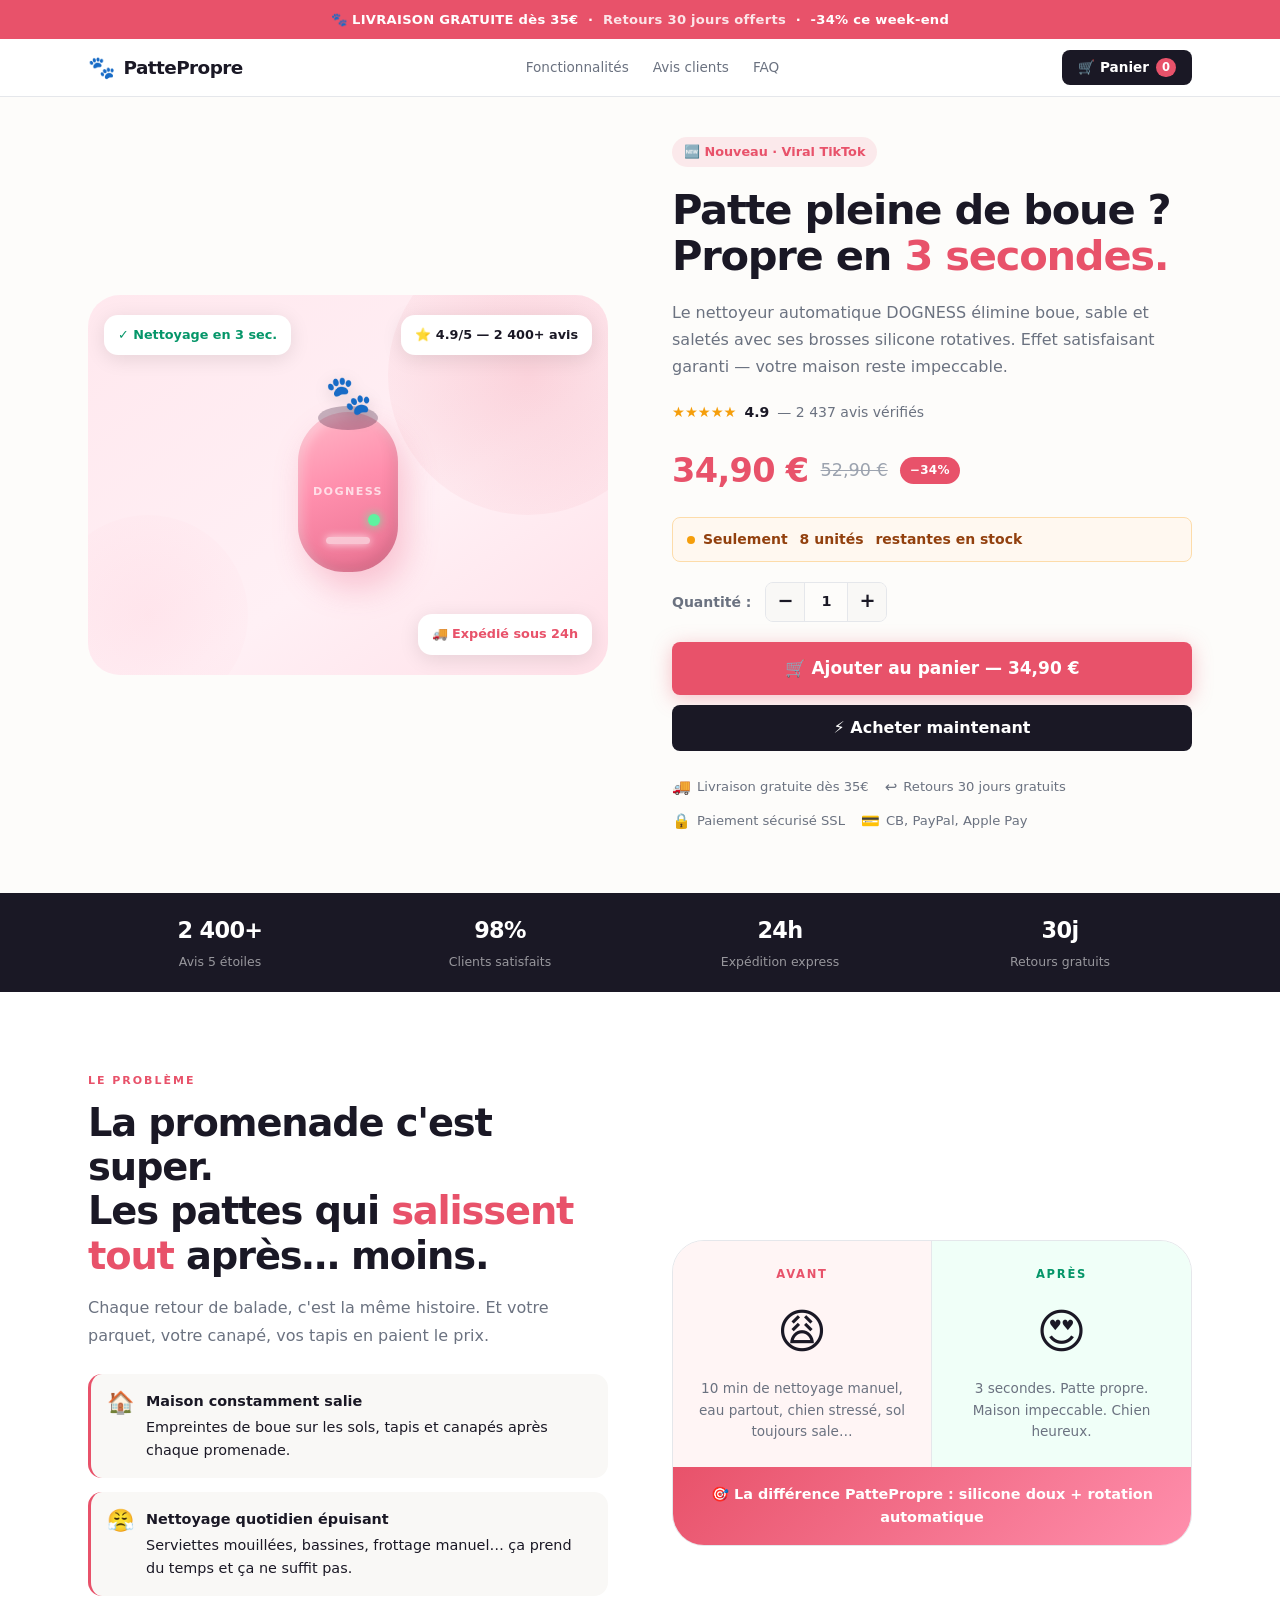
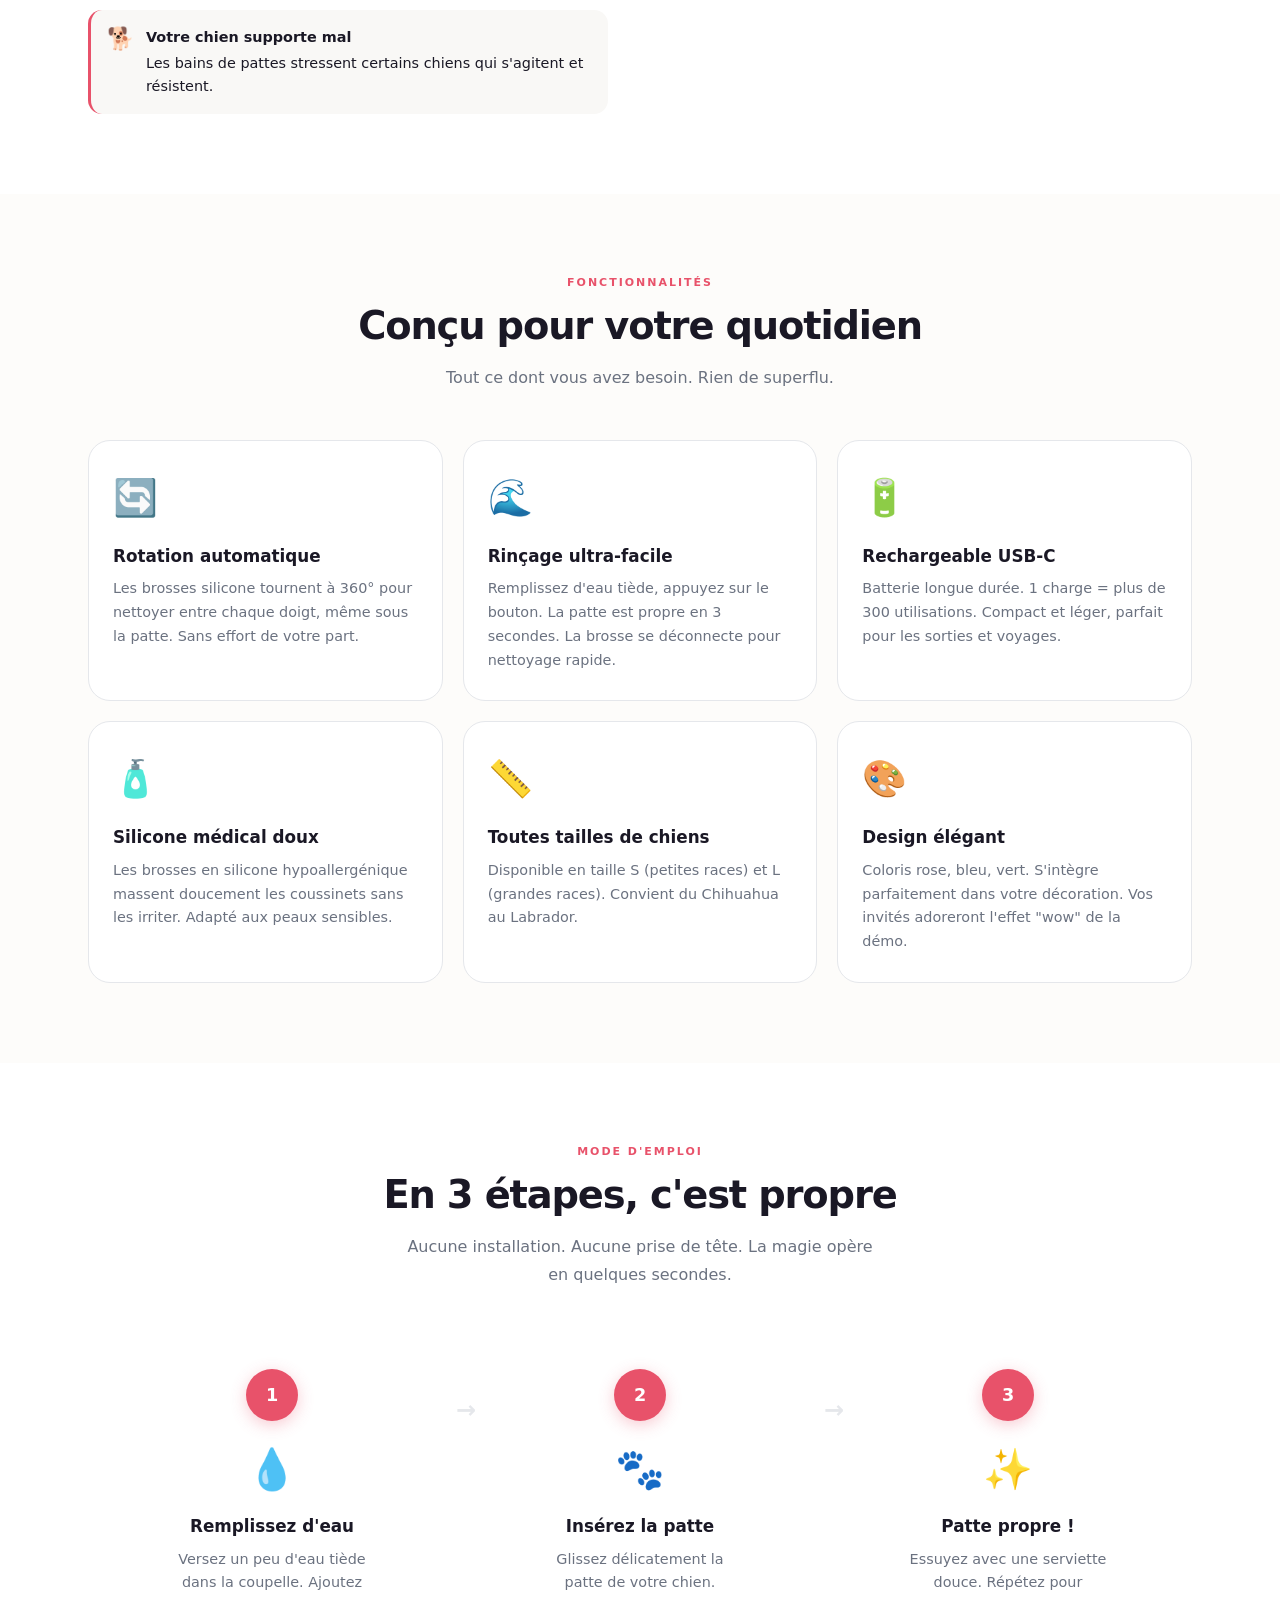
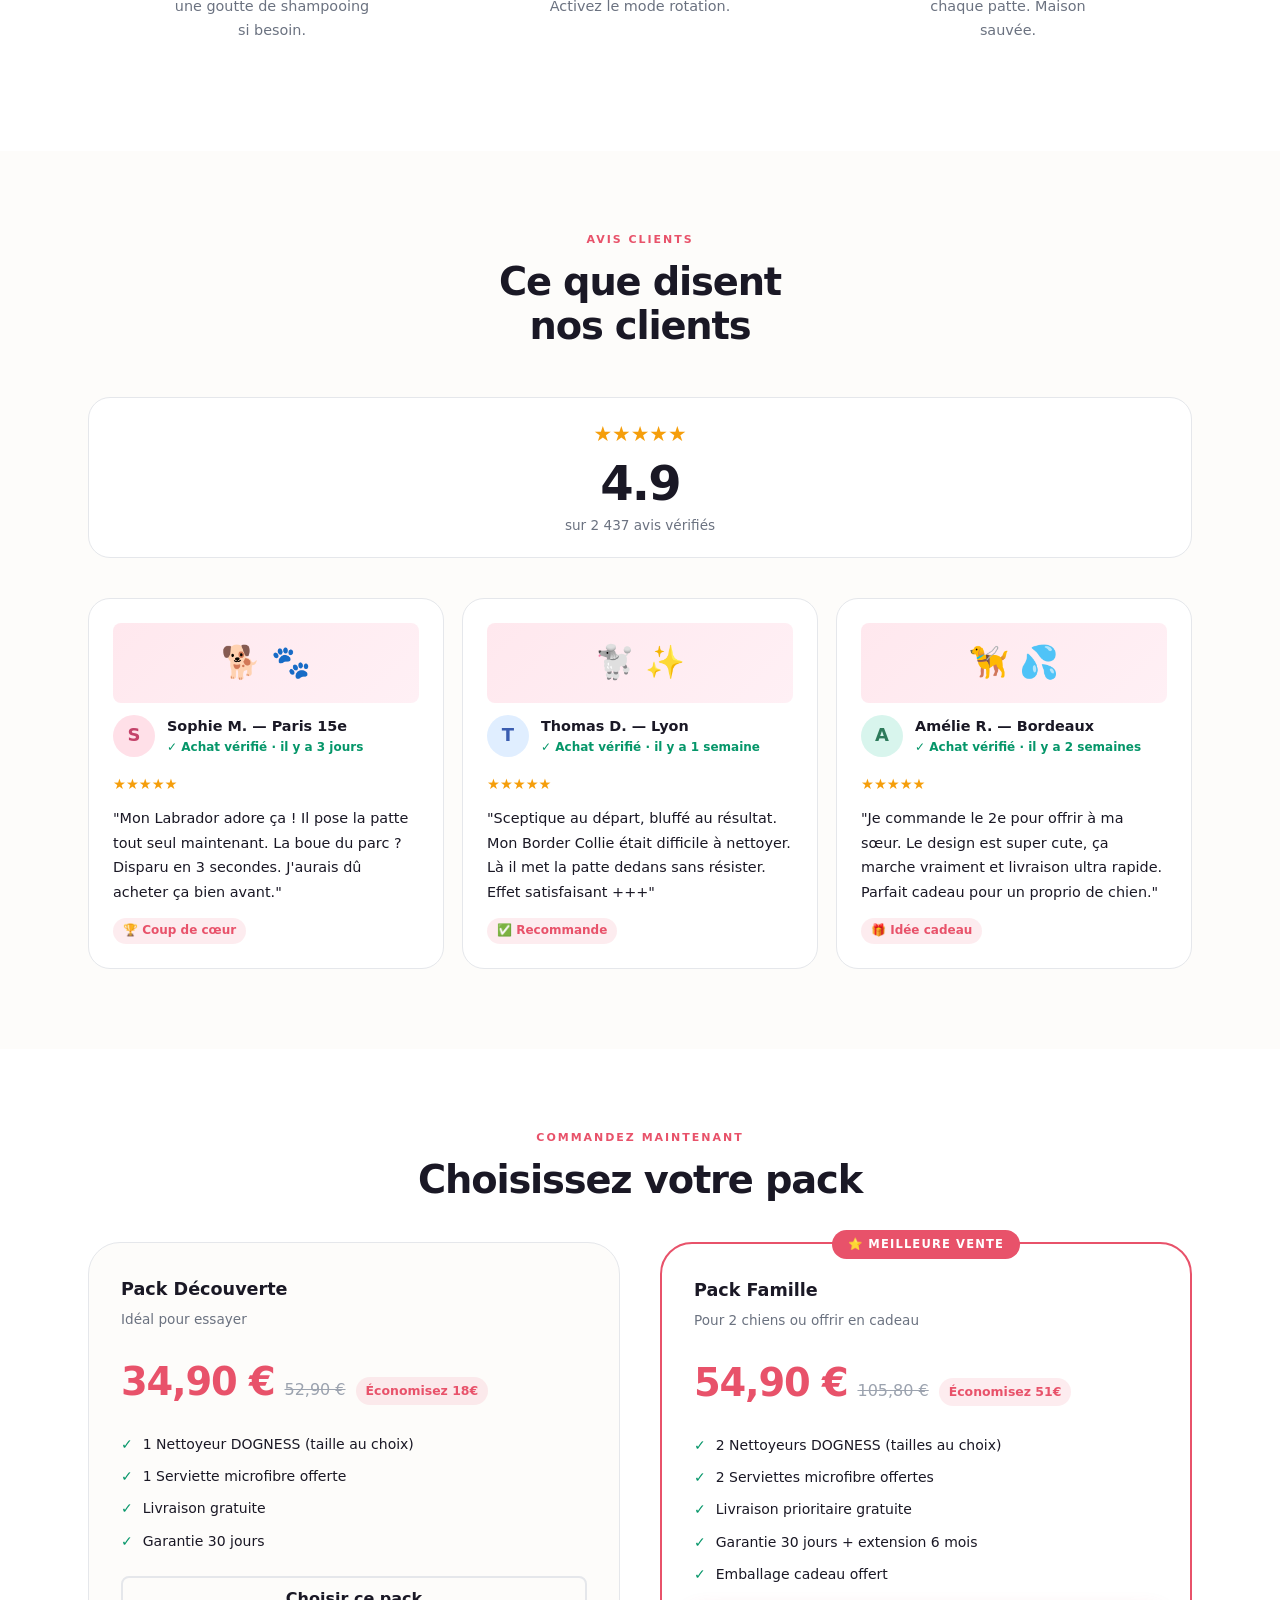
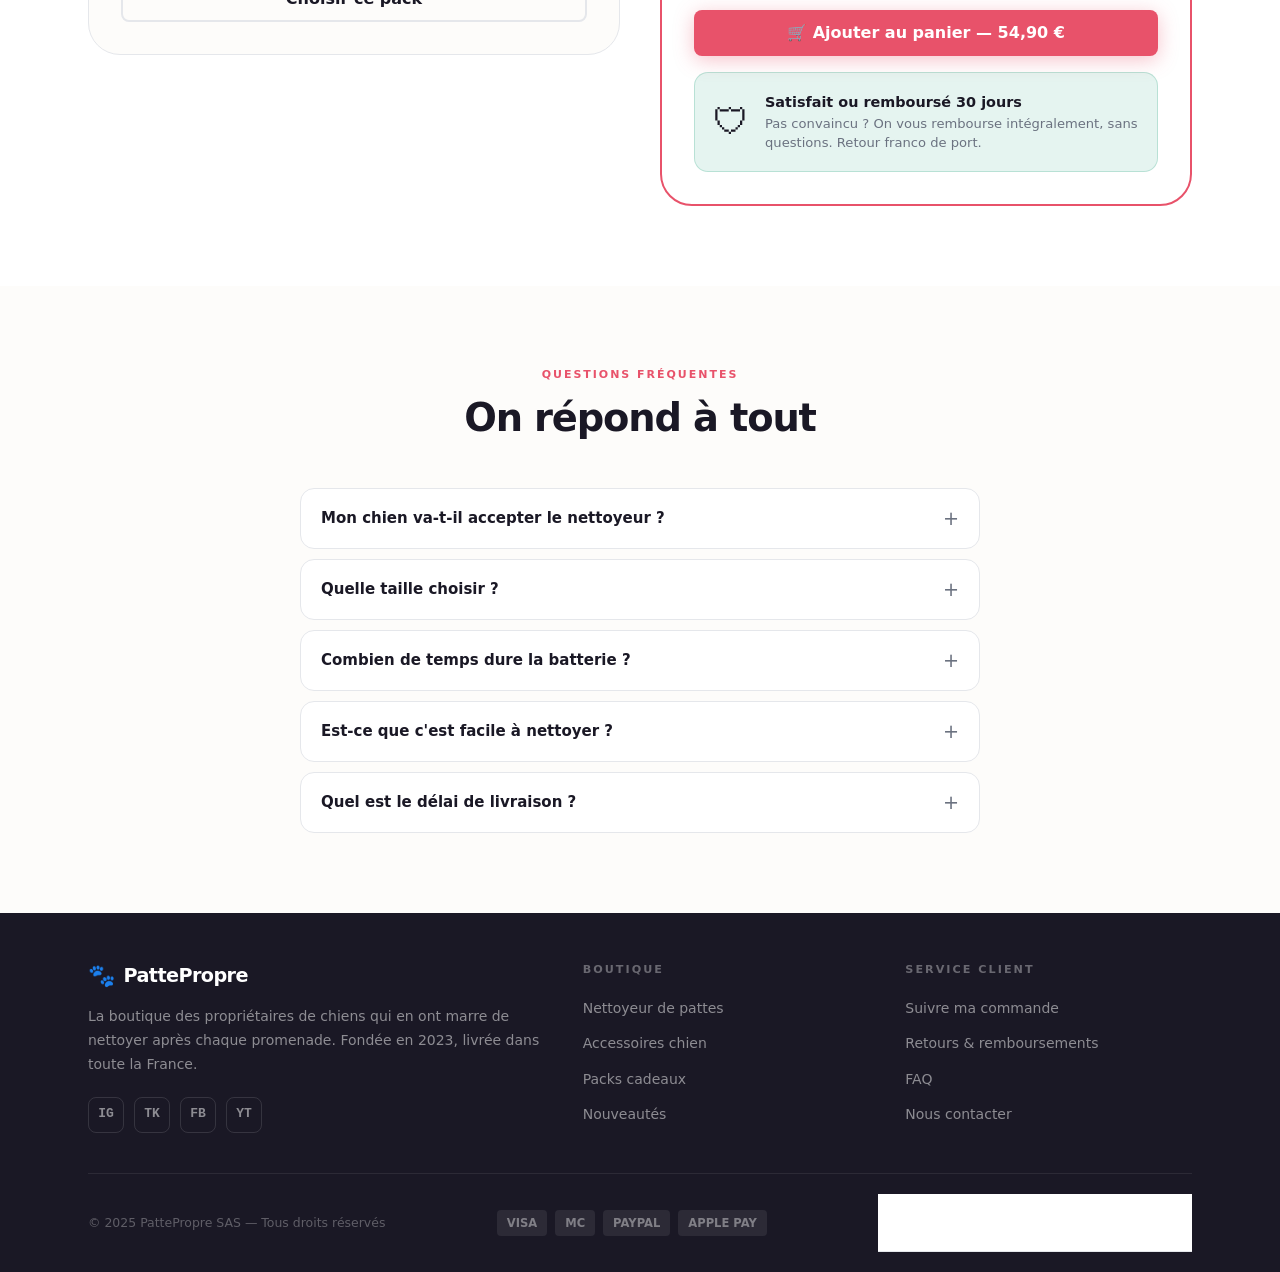
<file: preview/dogness/dogness-standalone.html>
<!DOCTYPE html>
<html lang="fr">
<head>
<meta charset="UTF-8"/>
<meta name="viewport" content="width=device-width,initial-scale=1.0"/>
<meta name="description" content="PattePropre — Nettoyeur automatique de pattes pour chien. Patte boueuse ? Propre en 3 secondes. Livraison gratuite."/>
<title>PattePropre — Nettoyeur automatique de pattes pour chien</title>
<style>
/* ============================================================
   PATTEPROPRE — E-Commerce Standalone
   Produit : Nettoyeur automatique de pattes DOGNESS
   Palette : Blanc chaud · Rose #E8526A · Sombre #1A1825
   Mobile-first · Zéro dépendance · System fonts
============================================================ */
:root{
  --bg:#FDFCFA;
  --white:#FFFFFF;
  --dark:#1A1825;
  --text:#1A1825;
  --muted:#6B7280;
  --dim:#9CA3AF;
  --accent:#E8526A;
  --accent-d:rgba(232,82,106,.11);
  --accent-h:#D63F58;
  --accent-light:#FFF0F2;
  --green:#059669;
  --green-d:rgba(5,150,105,.1);
  --gold:#F59E0B;
  --border:#E5E7EB;
  --surface:#F9F8F6;
  --r-xs:4px;--r-sm:8px;--r:14px;--r-lg:22px;--r-xl:32px;
  --font:-apple-system,BlinkMacSystemFont,'Segoe UI',system-ui,'Helvetica Neue',Arial,sans-serif;
  --mono:'SF Mono','Cascadia Code',ui-monospace,'Courier New',monospace;
  --t:.22s;--ease:cubic-bezier(.4,0,.2,1);
}
*,*::before,*::after{box-sizing:border-box;margin:0;padding:0}
html{scroll-behavior:smooth}
body{font-family:var(--font);background:var(--bg);color:var(--text);line-height:1.6;-webkit-font-smoothing:antialiased;overflow-x:hidden}
a{color:inherit;text-decoration:none}
img,svg{display:block}
ul{list-style:none}
button{font-family:var(--font);cursor:pointer;border:none;background:none}
input{font-family:var(--font)}

/* ── UTILS ────────────────────────────────────────────────── */
.wrap{width:100%;max-width:1140px;margin:0 auto;padding:0 18px}
.hidden{display:none}

/* ── REVEAL ───────────────────────────────────────────────── */
.rev{opacity:0;transform:translateY(22px);transition:opacity .6s var(--ease),transform .6s var(--ease)}
.rev.in{opacity:1;transform:none}
@media(prefers-reduced-motion:reduce){.rev{opacity:1;transform:none;transition:none}}

/* ── ANNOUNCEMENT BAR ─────────────────────────────────────── */
.ann{background:var(--accent);color:#fff;text-align:center;padding:9px 18px;font-size:.82rem;font-weight:600;letter-spacing:.02em;position:relative;z-index:100}
.ann span{opacity:.85}
.ann strong{font-weight:700}

/* ── NAV ──────────────────────────────────────────────────── */
nav{background:var(--white);border-bottom:1px solid var(--border);position:sticky;top:0;z-index:200;height:58px}
.nav-i{display:flex;align-items:center;justify-content:space-between;height:100%;max-width:1140px;margin:0 auto;padding:0 18px}
.brand{display:flex;align-items:center;gap:9px;font-size:1.15rem;font-weight:800;letter-spacing:-.03em;color:var(--dark)}
.brand-paw{font-size:22px;line-height:1}
.nav-r{display:flex;align-items:center;gap:16px}
.nav-link{font-size:.85rem;font-weight:500;color:var(--muted);transition:color var(--t)}
.nav-link:hover{color:var(--dark)}
.cart-btn{display:flex;align-items:center;gap:7px;padding:8px 16px;background:var(--dark);color:#fff;border-radius:var(--r-sm);font-size:.85rem;font-weight:600;transition:background var(--t)}
.cart-btn:hover{background:#2D2B3D}
.cart-count{background:var(--accent);color:#fff;border-radius:100px;font-size:.72rem;font-weight:700;padding:1px 6px;min-width:18px;text-align:center;line-height:1.4}
.nav-links-d{display:none}
@media(min-width:768px){.nav-links-d{display:flex;align-items:center;gap:24px}}

/* ── BUTTONS ──────────────────────────────────────────────── */
.btn{display:inline-flex;align-items:center;justify-content:center;gap:8px;padding:15px 28px;border-radius:var(--r-sm);font-size:1rem;font-weight:700;transition:all var(--t) var(--ease);cursor:pointer;border:none;font-family:var(--font);line-height:1;-webkit-tap-highlight-color:transparent;white-space:nowrap}
.btn-a{background:var(--accent);color:#fff;box-shadow:0 4px 20px rgba(232,82,106,.35)}
.btn-a:hover{background:var(--accent-h);box-shadow:0 6px 28px rgba(232,82,106,.45);transform:translateY(-1px)}
.btn-a:active{transform:translateY(0)}
.btn-d{background:var(--dark);color:#fff}
.btn-d:hover{background:#2D2B3D;transform:translateY(-1px)}
.btn-o{background:transparent;color:var(--dark);border:2px solid var(--border);padding:13px 24px}
.btn-o:hover{border-color:var(--dark)}
.btn-full{width:100%}
.btn-lg{padding:18px 32px;font-size:1.0625rem}

/* ── STARS ────────────────────────────────────────────────── */
.stars{display:inline-flex;gap:2px;color:var(--gold);font-size:.9rem}
.rating-row{display:flex;align-items:center;gap:8px;flex-wrap:wrap}
.rating-count{font-size:.875rem;color:var(--muted)}
.rating-val{font-size:.875rem;font-weight:700;color:var(--dark)}

/* ── TRUST BADGES ─────────────────────────────────────────── */
.trust-row{display:flex;flex-wrap:wrap;gap:10px 16px;margin-top:4px}
.trust-item{display:flex;align-items:center;gap:6px;font-size:.82rem;color:var(--muted);font-weight:500}
.trust-item::before{font-size:15px}
.t-ship::before{content:'🚚'}
.t-ret::before{content:'↩️'}
.t-sec::before{content:'🔒'}
.t-pay::before{content:'💳'}

/* ══════════════════════════════════════════════════════════
   HERO
══════════════════════════════════════════════════════════ */
#hero{padding:40px 0 60px;background:var(--bg)}
.hero-grid{display:grid;grid-template-columns:1fr;gap:40px;align-items:center}
@media(min-width:900px){.hero-grid{grid-template-columns:1fr 1fr;gap:64px}}

/* Product Visual */
.product-visual{
  background:linear-gradient(145deg,#FFE8EE 0%,#FFF0F5 60%,#FFE0E8 100%);
  border-radius:var(--r-xl);
  padding:40px 24px;
  display:flex;
  flex-direction:column;
  align-items:center;
  justify-content:center;
  min-height:380px;
  position:relative;
  overflow:hidden;
  order:-1;
}
@media(min-width:900px){.product-visual{order:0}}
.visual-bg-blob{
  position:absolute;
  border-radius:50%;
  opacity:.18;
  pointer-events:none;
}
.blob1{width:280px;height:280px;background:radial-gradient(circle,#E8526A,transparent);top:-60px;right:-60px}
.blob2{width:200px;height:200px;background:radial-gradient(circle,#FFB8C8,transparent);bottom:-40px;left:-40px}

/* CSS Device illustration */
.device-wrap{position:relative;display:flex;flex-direction:column;align-items:center;gap:0}
.paw-anim{font-size:38px;animation:pawdip 2.8s ease-in-out infinite;position:relative;z-index:2;filter:drop-shadow(0 4px 8px rgba(0,0,0,.15))}
.device-body{
  width:100px;height:160px;
  background:linear-gradient(160deg,#FFB8C8 0%,#FF8FAD 45%,#E87090 100%);
  border-radius:50px 50px 46px 46px;
  position:relative;
  box-shadow:8px 16px 32px rgba(232,80,120,.28),inset -4px -6px 14px rgba(0,0,0,.1),inset 4px 4px 12px rgba(255,255,255,.35);
  margin-top:-14px;
  z-index:1;
}
.device-body::before{/* top hole */
  content:'';position:absolute;top:-6px;left:50%;transform:translateX(-50%);
  width:60%;height:24px;background:#2D1030;border-radius:50%;opacity:.28}
.device-body::after{/* button strip */
  content:'';position:absolute;bottom:28px;left:50%;transform:translateX(-50%);
  width:44px;height:7px;background:rgba(255,255,255,.55);border-radius:4px;
  box-shadow:0 0 8px rgba(255,255,255,.8)}
.device-light{
  position:absolute;
  width:12px;height:12px;
  background:#5EF3A0;
  border-radius:50%;
  bottom:46px;right:18px;
  box-shadow:0 0 10px #5EF3A0;
  animation:lightblink 1.8s ease-in-out infinite;
}
.device-brand{font-size:.7rem;font-weight:700;letter-spacing:.12em;color:rgba(255,255,255,.7);position:absolute;top:50%;left:50%;transform:translate(-50%,-50%);text-transform:uppercase}
.water-drops{display:flex;gap:6px;margin-top:8px;height:24px;align-items:flex-start}
.drop{width:5px;height:10px;background:linear-gradient(180deg,#60B8FF,#3B8BFF);border-radius:50% 50% 50% 50% / 40% 40% 60% 60%;opacity:0;animation:dropanim 1.8s ease-in infinite}
.drop:nth-child(2){animation-delay:.3s}
.drop:nth-child(3){animation-delay:.6s}

/* Product badges on visual */
.visual-badge{
  position:absolute;
  background:var(--white);
  border-radius:var(--r);
  padding:10px 14px;
  box-shadow:0 4px 20px rgba(0,0,0,.1);
  display:flex;align-items:center;gap:8px;
  font-size:.8rem;font-weight:600;
}
.vb-tl{top:20px;left:16px;color:var(--green)}
.vb-tr{top:20px;right:16px}
.vb-br{bottom:20px;right:16px;color:var(--accent)}

/* Right col */
.hero-content{display:flex;flex-direction:column;gap:20px}
.hero-label{display:inline-flex;align-items:center;gap:7px;background:var(--accent-d);color:var(--accent);border-radius:100px;padding:5px 12px;font-size:.8rem;font-weight:700;align-self:flex-start}
.hero-title{font-size:clamp(1.75rem,5vw,2.6rem);font-weight:900;line-height:1.1;letter-spacing:-.03em;color:var(--dark)}
.hero-sub{font-size:1rem;color:var(--muted);line-height:1.7}
.price-block{display:flex;align-items:center;gap:12px;flex-wrap:wrap}
.price-now{font-size:2.1rem;font-weight:900;color:var(--accent);letter-spacing:-.02em}
.price-old{font-size:1.1rem;color:var(--dim);text-decoration:line-through;font-weight:500}
.price-badge{background:var(--accent);color:#fff;font-size:.75rem;font-weight:800;padding:4px 10px;border-radius:100px;letter-spacing:.03em}
.stock-alert{display:flex;align-items:center;gap:8px;background:#FFF8F0;border:1px solid #FDDCAA;border-radius:var(--r-sm);padding:10px 14px;font-size:.875rem;font-weight:600;color:#92400E}
.stock-dot{width:8px;height:8px;border-radius:50%;background:#F59E0B;animation:stockpulse 1.5s ease-in-out infinite;flex-shrink:0}
.cta-block{display:flex;flex-direction:column;gap:10px}
.qty-row{display:flex;align-items:center;gap:14px}
.qty-label{font-size:.875rem;font-weight:600;color:var(--muted)}
.qty-ctrl{display:flex;align-items:center;gap:0;border:1px solid var(--border);border-radius:var(--r-sm);overflow:hidden}
.qty-btn{width:38px;height:38px;display:flex;align-items:center;justify-content:center;font-size:1.2rem;font-weight:600;color:var(--dark);background:var(--surface);cursor:pointer;transition:background var(--t);user-select:none}
.qty-btn:hover{background:var(--border)}
.qty-val{width:44px;text-align:center;font-size:.9rem;font-weight:700;color:var(--dark);border-left:1px solid var(--border);border-right:1px solid var(--border);height:38px;display:flex;align-items:center;justify-content:center}

/* ══════════════════════════════════════════════════════════
   SOCIAL PROOF BAR
══════════════════════════════════════════════════════════ */
#proof-bar{background:var(--dark);padding:20px 0}
.proof-items{display:grid;grid-template-columns:repeat(2,1fr);gap:16px}
@media(min-width:600px){.proof-items{grid-template-columns:repeat(4,1fr)}}
.proof-item{text-align:center}
.proof-val{font-size:1.4rem;font-weight:900;color:#fff;letter-spacing:-.03em}
.proof-lbl{font-size:.78rem;color:rgba(255,255,255,.55);margin-top:3px}

/* ══════════════════════════════════════════════════════════
   PROBLEM SECTION
══════════════════════════════════════════════════════════ */
#problem{padding:80px 0;background:var(--white)}
.problem-grid{display:grid;grid-template-columns:1fr;gap:40px;align-items:center}
@media(min-width:768px){.problem-grid{grid-template-columns:1fr 1fr;gap:64px}}
.sec-eye{display:block;font-size:11px;font-weight:700;letter-spacing:.18em;text-transform:uppercase;color:var(--accent);margin-bottom:12px}
.sec-title{font-size:clamp(1.6rem,4vw,2.4rem);font-weight:800;line-height:1.15;letter-spacing:-.03em;margin-bottom:16px}
.sec-sub{font-size:1rem;color:var(--muted);line-height:1.75}
.problem-list{display:flex;flex-direction:column;gap:14px;margin-top:24px}
.prob-item{display:flex;align-items:flex-start;gap:12px;padding:16px;background:var(--surface);border-radius:var(--r);border-left:3px solid var(--accent)}
.prob-icon{font-size:22px;flex-shrink:0;line-height:1.2}
.prob-text{font-size:.9rem;line-height:1.6;color:var(--text)}
.prob-text strong{font-weight:700;color:var(--dark);display:block;margin-bottom:3px}

.ba-card{background:var(--bg);border-radius:var(--r-xl);overflow:hidden;border:1px solid var(--border)}
.ba-top{display:grid;grid-template-columns:1fr 1fr}
.ba-col{padding:24px 20px;text-align:center}
.ba-col.before{background:#FFF5F5;border-right:1px solid var(--border)}
.ba-col.after{background:#F0FFF8}
.ba-label{font-size:.72rem;font-weight:800;letter-spacing:.15em;text-transform:uppercase;margin-bottom:10px}
.ba-col.before .ba-label{color:var(--accent)}
.ba-col.after  .ba-label{color:var(--green)}
.ba-emoji{font-size:48px;margin-bottom:8px;display:block}
.ba-text{font-size:.85rem;color:var(--muted);font-weight:500}
.ba-bottom{padding:16px 20px;text-align:center;background:linear-gradient(135deg,var(--accent),#FF8FAD);color:#fff}
.ba-bottom p{font-size:.9rem;font-weight:700}

/* ══════════════════════════════════════════════════════════
   FEATURES
══════════════════════════════════════════════════════════ */
#features{padding:80px 0;background:var(--bg)}
.features-hdr{text-align:center;margin-bottom:48px}
.features-hdr .sec-sub{max-width:520px;margin:0 auto}
.feat-grid{display:grid;grid-template-columns:1fr;gap:20px}
@media(min-width:600px){.feat-grid{grid-template-columns:repeat(3,1fr)}}
.feat-card{background:var(--white);border:1px solid var(--border);border-radius:var(--r-lg);padding:28px 24px;transition:box-shadow var(--t) var(--ease),transform var(--t) var(--ease)}
.feat-card:hover{box-shadow:0 8px 32px rgba(0,0,0,.08);transform:translateY(-3px)}
.feat-icon{font-size:36px;margin-bottom:16px;display:block}
.feat-title{font-size:1.05rem;font-weight:800;color:var(--dark);margin-bottom:8px}
.feat-desc{font-size:.9rem;color:var(--muted);line-height:1.65}

/* ══════════════════════════════════════════════════════════
   HOW IT WORKS
══════════════════════════════════════════════════════════ */
#how{padding:80px 0;background:var(--white)}
.how-hdr{text-align:center;margin-bottom:52px}
.steps-row{display:grid;grid-template-columns:1fr;gap:0;position:relative}
@media(min-width:768px){.steps-row{grid-template-columns:repeat(3,1fr)}}
.step-card{display:flex;flex-direction:column;align-items:center;text-align:center;padding:28px 24px;position:relative}
.step-card:not(:last-child)::after{
  content:'→';
  position:absolute;
  font-size:1.5rem;
  color:var(--border);
  font-weight:700;
}
@media(min-width:768px){
  .step-card:not(:last-child)::after{
    right:-20px;top:50px;
  }
}
@media(max-width:767px){
  .step-card:not(:last-child)::after{
    content:'↓';bottom:-20px;left:50%;transform:translateX(-50%);
  }
}
.step-num{width:52px;height:52px;border-radius:50%;background:var(--accent);color:#fff;font-size:1.1rem;font-weight:900;display:flex;align-items:center;justify-content:center;margin:0 auto 16px;box-shadow:0 4px 16px rgba(232,82,106,.3)}
.step-emoji{font-size:40px;margin-bottom:12px;display:block}
.step-title{font-size:1.05rem;font-weight:800;color:var(--dark);margin-bottom:8px}
.step-desc{font-size:.9rem;color:var(--muted);line-height:1.65;max-width:200px;margin:0 auto}

/* ══════════════════════════════════════════════════════════
   REVIEWS
══════════════════════════════════════════════════════════ */
#reviews{padding:80px 0;background:var(--bg)}
.reviews-hdr{text-align:center;margin-bottom:48px}
.avg-block{display:inline-flex;flex-direction:column;align-items:center;gap:8px;background:var(--white);border:1px solid var(--border);border-radius:var(--r-lg);padding:20px 32px;margin:0 auto 40px;display:flex}
.avg-num{font-size:3rem;font-weight:900;color:var(--dark);letter-spacing:-.04em;line-height:1}
.avg-count{font-size:.85rem;color:var(--muted)}
.reviews-grid{display:grid;grid-template-columns:1fr;gap:18px}
@media(min-width:600px){.reviews-grid{grid-template-columns:repeat(3,1fr)}}
.review-card{background:var(--white);border:1px solid var(--border);border-radius:var(--r-lg);padding:24px}
.review-top{display:flex;align-items:center;gap:12px;margin-bottom:14px}
.review-avatar{width:42px;height:42px;border-radius:50%;display:flex;align-items:center;justify-content:center;font-size:18px;font-weight:700;flex-shrink:0}
.av-rose{background:#FFE0E8;color:#C4436A}
.av-blue{background:#E0EEFF;color:#3B5DB0}
.av-green{background:#D8F5ED;color:#2D7A5B}
.review-meta{}
.review-name{font-size:.9rem;font-weight:700;color:var(--dark)}
.review-verified{font-size:.75rem;color:var(--green);font-weight:600}
.review-body{font-size:.9rem;color:var(--text);line-height:1.7;margin-bottom:12px}
.review-tag{display:inline-block;background:var(--accent-d);color:var(--accent);border-radius:100px;padding:3px 10px;font-size:.75rem;font-weight:700}
.review-img-placeholder{height:80px;background:linear-gradient(135deg,#FFE8EE,#FFF0F5);border-radius:var(--r-sm);display:flex;align-items:center;justify-content:center;font-size:32px;margin-bottom:12px}

/* ══════════════════════════════════════════════════════════
   BUY BLOCK
══════════════════════════════════════════════════════════ */
#buy{padding:80px 0;background:var(--white)}
.buy-grid{display:grid;grid-template-columns:1fr;gap:40px;align-items:start}
@media(min-width:900px){.buy-grid{grid-template-columns:1fr 1fr}}
.buy-card{background:var(--bg);border:1px solid var(--border);border-radius:var(--r-xl);padding:32px;position:relative}
.buy-card.featured{border-color:var(--accent);border-width:2px;background:var(--white)}
.buy-card.featured::before{content:'⭐ MEILLEURE VENTE';position:absolute;top:-14px;left:50%;transform:translateX(-50%);background:var(--accent);color:#fff;font-size:.72rem;font-weight:800;letter-spacing:.1em;padding:5px 16px;border-radius:100px;white-space:nowrap}
.buy-card-title{font-size:1.1rem;font-weight:800;margin-bottom:6px}
.buy-card-sub{font-size:.85rem;color:var(--muted);margin-bottom:20px}
.buy-price-row{display:flex;align-items:baseline;gap:10px;margin-bottom:20px;flex-wrap:wrap}
.buy-price{font-size:2.4rem;font-weight:900;color:var(--accent);letter-spacing:-.03em}
.buy-old{font-size:1rem;color:var(--dim);text-decoration:line-through}
.buy-save{background:var(--accent-d);color:var(--accent);font-size:.78rem;font-weight:800;padding:4px 10px;border-radius:100px}
.buy-perks{display:flex;flex-direction:column;gap:10px;margin-bottom:24px}
.buy-perk{display:flex;align-items:center;gap:10px;font-size:.875rem;color:var(--text)}
.buy-perk::before{content:'✓';color:var(--green);font-weight:900;flex-shrink:0}
.guarantee{display:flex;align-items:center;gap:16px;background:var(--green-d);border:1px solid rgba(5,150,105,.2);border-radius:var(--r);padding:18px;margin-top:16px}
.guarantee-icon{font-size:36px;flex-shrink:0}
.guarantee-title{font-size:.9rem;font-weight:800;color:var(--dark)}
.guarantee-text{font-size:.82rem;color:var(--muted);line-height:1.5}

/* ══════════════════════════════════════════════════════════
   FAQ
══════════════════════════════════════════════════════════ */
#faq{padding:80px 0;background:var(--bg)}
.faq-hdr{text-align:center;margin-bottom:48px}
.faq-list{max-width:680px;margin:0 auto;display:flex;flex-direction:column;gap:10px}
.faq-item{background:var(--white);border:1px solid var(--border);border-radius:var(--r);overflow:hidden}
.faq-q{width:100%;display:flex;align-items:center;justify-content:space-between;padding:18px 20px;font-size:.9375rem;font-weight:700;color:var(--dark);cursor:pointer;text-align:left;gap:12px;transition:background var(--t)}
.faq-q:hover{background:var(--surface)}
.faq-icon{font-size:1.2rem;font-weight:300;color:var(--muted);flex-shrink:0;transition:transform var(--t) var(--ease)}
.faq-item.open .faq-icon{transform:rotate(45deg);color:var(--accent)}
.faq-a{max-height:0;overflow:hidden;transition:max-height .35s var(--ease),padding var(--t)}
.faq-a-inner{padding:0 20px 18px;font-size:.9rem;color:var(--muted);line-height:1.7}
.faq-item.open .faq-a{max-height:300px}

/* ══════════════════════════════════════════════════════════
   FOOTER
══════════════════════════════════════════════════════════ */
footer{background:var(--dark);padding:48px 0 0}
.ft-grid{display:grid;grid-template-columns:1fr;gap:36px;padding-bottom:40px;border-bottom:1px solid rgba(255,255,255,.08)}
@media(min-width:768px){.ft-grid{grid-template-columns:1.6fr 1fr 1fr}}
.ft-brand-col .brand{color:#fff;font-size:1.2rem;margin-bottom:14px;display:inline-flex}
.ft-brand-col .brand-paw{filter:brightness(1.2)}
.ft-tagline{font-size:.875rem;color:rgba(255,255,255,.5);line-height:1.7;margin-bottom:20px}
.ft-socials{display:flex;gap:10px}
.ft-soc{width:36px;height:36px;border:1px solid rgba(255,255,255,.12);border-radius:var(--r-sm);display:flex;align-items:center;justify-content:center;font-size:13px;font-weight:700;font-family:var(--mono);color:rgba(255,255,255,.5);transition:all var(--t)}
.ft-soc:hover{border-color:var(--accent);color:var(--accent)}
.ft-col-h{font-size:.7rem;font-weight:800;text-transform:uppercase;letter-spacing:.18em;color:rgba(255,255,255,.35);margin-bottom:16px}
.ft-links{display:flex;flex-direction:column;gap:10px}
.ft-links a{font-size:.875rem;color:rgba(255,255,255,.5);transition:color var(--t)}
.ft-links a:hover{color:#fff}
.ft-bottom{display:flex;flex-direction:column;gap:10px;padding:20px 0;align-items:flex-start}
@media(min-width:600px){.ft-bottom{flex-direction:row;align-items:center;justify-content:space-between}}
.ft-copy{font-size:.78rem;color:rgba(255,255,255,.3)}
.ft-legal{display:flex;flex-wrap:wrap;gap:14px}
.ft-legal a{font-size:.78rem;color:rgba(255,255,255,.3);transition:color var(--t)}
.ft-legal a:hover{color:rgba(255,255,255,.6)}
.ft-pay-icons{display:flex;align-items:center;gap:8px;flex-wrap:wrap}
.pay-icon{background:rgba(255,255,255,.08);border-radius:var(--r-xs);padding:4px 10px;font-size:.72rem;font-weight:700;color:rgba(255,255,255,.4)}

/* ══════════════════════════════════════════════════════════
   STICKY CTA (mobile)
══════════════════════════════════════════════════════════ */
#sticky-cta{
  position:fixed;bottom:0;left:0;right:0;z-index:300;
  background:var(--white);border-top:1px solid var(--border);
  padding:12px 18px;
  display:flex;align-items:center;justify-content:space-between;gap:12px;
  box-shadow:0 -4px 24px rgba(0,0,0,.08);
  transition:transform .3s var(--ease);
}
#sticky-cta.hidden-sticky{transform:translateY(100%)}
.sticky-price{display:flex;flex-direction:column}
.sticky-price-now{font-size:1.1rem;font-weight:900;color:var(--accent)}
.sticky-price-old{font-size:.78rem;color:var(--dim);text-decoration:line-through}
.sticky-btn{flex:1;max-width:220px;padding:13px 20px;font-size:.9375rem}
@media(min-width:900px){#sticky-cta{display:none}}

/* ── KEYFRAMES ────────────────────────────────────────────── */
@keyframes pawdip{0%,100%{transform:translateY(0) rotate(-3deg)}50%{transform:translateY(22px) rotate(3deg)}}
@keyframes dropanim{0%{transform:translateY(0);opacity:1}80%{opacity:.6}100%{transform:translateY(18px);opacity:0}}
@keyframes lightblink{0%,100%{opacity:1;box-shadow:0 0 10px #5EF3A0}50%{opacity:.5;box-shadow:0 0 4px #5EF3A0}}
@keyframes stockpulse{0%,100%{opacity:1}50%{opacity:.4}}
</style>
</head>
<body>

<!-- ANNOUNCEMENT BAR -->
<div class="ann">
  🐾 <strong>LIVRAISON GRATUITE</strong> dès 35€ &nbsp;·&nbsp; <span>Retours 30 jours offerts</span> &nbsp;·&nbsp; <strong>-34% ce week-end</strong>
</div>

<!-- NAV -->
<nav>
  <div class="nav-i">
    <a href="#" class="brand"><span class="brand-paw">🐾</span>PattePropre</a>
    <div class="nav-links-d">
      <a href="#features" class="nav-link">Fonctionnalités</a>
      <a href="#reviews"  class="nav-link">Avis clients</a>
      <a href="#faq"      class="nav-link">FAQ</a>
    </div>
    <div class="nav-r">
      <button class="cart-btn" id="nav-cart">
        🛒 Panier <span class="cart-count" id="cart-count">0</span>
      </button>
    </div>
  </div>
</nav>

<!-- HERO -->
<section id="hero">
  <div class="wrap">
    <div class="hero-grid">

      <!-- Product visual -->
      <div class="product-visual">
        <div class="visual-bg-blob blob1"></div>
        <div class="visual-bg-blob blob2"></div>

        <div class="visual-badge vb-tl">✓ Nettoyage en 3 sec.</div>
        <div class="visual-badge vb-tr">⭐ 4.9/5 — 2 400+ avis</div>
        <div class="visual-badge vb-br">🚚 Expédié sous 24h</div>

        <div class="device-wrap">
          <div class="paw-anim">🐾</div>
          <div class="device-body">
            <div class="device-light"></div>
            <span class="device-brand">DOGNESS</span>
          </div>
          <div class="water-drops">
            <div class="drop"></div>
            <div class="drop"></div>
            <div class="drop"></div>
          </div>
        </div>
      </div>

      <!-- Hero content -->
      <div class="hero-content rev">
        <span class="hero-label">🆕 Nouveau · Viral TikTok</span>
        <h1 class="hero-title">Patte pleine de boue ?<br>Propre en <span style="color:var(--accent)">3 secondes.</span></h1>
        <p class="hero-sub">Le nettoyeur automatique DOGNESS élimine boue, sable et saletés avec ses brosses silicone rotatives. Effet satisfaisant garanti — votre maison reste impeccable.</p>

        <div class="rating-row">
          <div class="stars">★★★★★</div>
          <span class="rating-val">4.9</span>
          <span class="rating-count">— 2 437 avis vérifiés</span>
        </div>

        <div class="price-block">
          <span class="price-now">34,90 €</span>
          <span class="price-old">52,90 €</span>
          <span class="price-badge">−34%</span>
        </div>

        <div class="stock-alert">
          <span class="stock-dot"></span>
          Seulement <strong style="margin:0 4px">8 unités</strong> restantes en stock
        </div>

        <div class="qty-row">
          <span class="qty-label">Quantité :</span>
          <div class="qty-ctrl">
            <div class="qty-btn" id="qty-minus">−</div>
            <div class="qty-val" id="qty-val">1</div>
            <div class="qty-btn" id="qty-plus">+</div>
          </div>
        </div>

        <div class="cta-block">
          <button class="btn btn-a btn-full btn-lg" id="add-cart">🛒 Ajouter au panier — 34,90 €</button>
          <button class="btn btn-d btn-full" id="buy-now">⚡ Acheter maintenant</button>
        </div>

        <div class="trust-row">
          <span class="trust-item t-ship">Livraison gratuite dès 35€</span>
          <span class="trust-item t-ret">Retours 30 jours gratuits</span>
          <span class="trust-item t-sec">Paiement sécurisé SSL</span>
          <span class="trust-item t-pay">CB, PayPal, Apple Pay</span>
        </div>
      </div>

    </div>
  </div>
</section>

<!-- SOCIAL PROOF BAR -->
<div id="proof-bar">
  <div class="wrap">
    <div class="proof-items">
      <div class="proof-item"><div class="proof-val">2 400+</div><div class="proof-lbl">Avis 5 étoiles</div></div>
      <div class="proof-item"><div class="proof-val">98%</div><div class="proof-lbl">Clients satisfaits</div></div>
      <div class="proof-item"><div class="proof-val">24h</div><div class="proof-lbl">Expédition express</div></div>
      <div class="proof-item"><div class="proof-val">30j</div><div class="proof-lbl">Retours gratuits</div></div>
    </div>
  </div>
</div>

<!-- PROBLEM -->
<section id="problem">
  <div class="wrap">
    <div class="problem-grid">
      <div>
        <span class="sec-eye rev">Le problème</span>
        <h2 class="sec-title rev">La promenade c'est super.<br>Les pattes qui <span style="color:var(--accent)">salissent tout</span> après… moins.</h2>
        <p class="sec-sub rev">Chaque retour de balade, c'est la même histoire. Et votre parquet, votre canapé, vos tapis en paient le prix.</p>
        <div class="problem-list">
          <div class="prob-item rev"><div class="prob-icon">🏠</div><div class="prob-text"><strong>Maison constamment salie</strong>Empreintes de boue sur les sols, tapis et canapés après chaque promenade.</div></div>
          <div class="prob-item rev"><div class="prob-icon">😤</div><div class="prob-text"><strong>Nettoyage quotidien épuisant</strong>Serviettes mouillées, bassines, frottage manuel… ça prend du temps et ça ne suffit pas.</div></div>
          <div class="prob-item rev"><div class="prob-icon">🐕</div><div class="prob-text"><strong>Votre chien supporte mal</strong>Les bains de pattes stressent certains chiens qui s'agitent et résistent.</div></div>
        </div>
      </div>
      <div class="rev" style="transition-delay:.15s">
        <div class="ba-card">
          <div class="ba-top">
            <div class="ba-col before">
              <div class="ba-label">AVANT</div>
              <span class="ba-emoji">😩</span>
              <div class="ba-text">10 min de nettoyage manuel, eau partout, chien stressé, sol toujours sale…</div>
            </div>
            <div class="ba-col after">
              <div class="ba-label">APRÈS</div>
              <span class="ba-emoji">😍</span>
              <div class="ba-text">3 secondes. Patte propre. Maison impeccable. Chien heureux.</div>
            </div>
          </div>
          <div class="ba-bottom">
            <p>🎯 La différence PattePropre : silicone doux + rotation automatique</p>
          </div>
        </div>
      </div>
    </div>
  </div>
</section>

<!-- FEATURES -->
<section id="features">
  <div class="wrap">
    <div class="features-hdr rev">
      <span class="sec-eye">Fonctionnalités</span>
      <h2 class="sec-title">Conçu pour votre quotidien</h2>
      <p class="sec-sub">Tout ce dont vous avez besoin. Rien de superflu.</p>
    </div>
    <div class="feat-grid">
      <div class="feat-card rev">
        <span class="feat-icon">🔄</span>
        <div class="feat-title">Rotation automatique</div>
        <p class="feat-desc">Les brosses silicone tournent à 360° pour nettoyer entre chaque doigt, même sous la patte. Sans effort de votre part.</p>
      </div>
      <div class="feat-card rev" style="transition-delay:.1s">
        <span class="feat-icon">🌊</span>
        <div class="feat-title">Rinçage ultra-facile</div>
        <p class="feat-desc">Remplissez d'eau tiède, appuyez sur le bouton. La patte est propre en 3 secondes. La brosse se déconnecte pour nettoyage rapide.</p>
      </div>
      <div class="feat-card rev" style="transition-delay:.2s">
        <span class="feat-icon">🔋</span>
        <div class="feat-title">Rechargeable USB-C</div>
        <p class="feat-desc">Batterie longue durée. 1 charge = plus de 300 utilisations. Compact et léger, parfait pour les sorties et voyages.</p>
      </div>
      <div class="feat-card rev" style="transition-delay:.1s">
        <span class="feat-icon">🧴</span>
        <div class="feat-title">Silicone médical doux</div>
        <p class="feat-desc">Les brosses en silicone hypoallergénique massent doucement les coussinets sans les irriter. Adapté aux peaux sensibles.</p>
      </div>
      <div class="feat-card rev" style="transition-delay:.2s">
        <span class="feat-icon">📏</span>
        <div class="feat-title">Toutes tailles de chiens</div>
        <p class="feat-desc">Disponible en taille S (petites races) et L (grandes races). Convient du Chihuahua au Labrador.</p>
      </div>
      <div class="feat-card rev" style="transition-delay:.3s">
        <span class="feat-icon">🎨</span>
        <div class="feat-title">Design élégant</div>
        <p class="feat-desc">Coloris rose, bleu, vert. S'intègre parfaitement dans votre décoration. Vos invités adoreront l'effet "wow" de la démo.</p>
      </div>
    </div>
  </div>
</section>

<!-- HOW IT WORKS -->
<section id="how">
  <div class="wrap">
    <div class="how-hdr rev">
      <span class="sec-eye">Mode d'emploi</span>
      <h2 class="sec-title">En 3 étapes, c'est propre</h2>
      <p class="sec-sub" style="max-width:480px;margin:0 auto">Aucune installation. Aucune prise de tête. La magie opère en quelques secondes.</p>
    </div>
    <div class="steps-row">
      <div class="step-card rev">
        <div class="step-num">1</div>
        <span class="step-emoji">💧</span>
        <div class="step-title">Remplissez d'eau</div>
        <p class="step-desc">Versez un peu d'eau tiède dans la coupelle. Ajoutez une goutte de shampooing si besoin.</p>
      </div>
      <div class="step-card rev" style="transition-delay:.1s">
        <div class="step-num">2</div>
        <span class="step-emoji">🐾</span>
        <div class="step-title">Insérez la patte</div>
        <p class="step-desc">Glissez délicatement la patte de votre chien. Activez le mode rotation.</p>
      </div>
      <div class="step-card rev" style="transition-delay:.2s">
        <div class="step-num">3</div>
        <span class="step-emoji">✨</span>
        <div class="step-title">Patte propre !</div>
        <p class="step-desc">Essuyez avec une serviette douce. Répétez pour chaque patte. Maison sauvée.</p>
      </div>
    </div>
  </div>
</section>

<!-- REVIEWS -->
<section id="reviews">
  <div class="wrap">
    <div class="reviews-hdr rev">
      <span class="sec-eye">Avis clients</span>
      <h2 class="sec-title">Ce que disent<br>nos clients</h2>
    </div>
    <div class="avg-block rev">
      <div class="stars" style="font-size:1.3rem">★★★★★</div>
      <div class="avg-num">4.9</div>
      <div class="avg-count">sur 2 437 avis vérifiés</div>
    </div>
    <div class="reviews-grid">

      <div class="review-card rev">
        <div class="review-img-placeholder">🐕 🐾</div>
        <div class="review-top">
          <div class="review-avatar av-rose">S</div>
          <div class="review-meta">
            <div class="review-name">Sophie M. — Paris 15e</div>
            <div class="review-verified">✓ Achat vérifié · il y a 3 jours</div>
          </div>
        </div>
        <div class="stars">★★★★★</div>
        <p class="review-body" style="margin-top:10px">"Mon Labrador adore ça ! Il pose la patte tout seul maintenant. La boue du parc ? Disparu en 3 secondes. J'aurais dû acheter ça bien avant."</p>
        <span class="review-tag">🏆 Coup de cœur</span>
      </div>

      <div class="review-card rev" style="transition-delay:.1s">
        <div class="review-img-placeholder">🐩 ✨</div>
        <div class="review-top">
          <div class="review-avatar av-blue">T</div>
          <div class="review-meta">
            <div class="review-name">Thomas D. — Lyon</div>
            <div class="review-verified">✓ Achat vérifié · il y a 1 semaine</div>
          </div>
        </div>
        <div class="stars">★★★★★</div>
        <p class="review-body" style="margin-top:10px">"Sceptique au départ, bluffé au résultat. Mon Border Collie était difficile à nettoyer. Là il met la patte dedans sans résister. Effet satisfaisant +++"</p>
        <span class="review-tag">✅ Recommande</span>
      </div>

      <div class="review-card rev" style="transition-delay:.2s">
        <div class="review-img-placeholder">🦮 💦</div>
        <div class="review-top">
          <div class="review-avatar av-green">A</div>
          <div class="review-meta">
            <div class="review-name">Amélie R. — Bordeaux</div>
            <div class="review-verified">✓ Achat vérifié · il y a 2 semaines</div>
          </div>
        </div>
        <div class="stars">★★★★★</div>
        <p class="review-body" style="margin-top:10px">"Je commande le 2e pour offrir à ma sœur. Le design est super cute, ça marche vraiment et livraison ultra rapide. Parfait cadeau pour un proprio de chien."</p>
        <span class="review-tag">🎁 Idée cadeau</span>
      </div>

    </div>
  </div>
</section>

<!-- BUY BLOCK -->
<section id="buy">
  <div class="wrap">
    <div style="text-align:center;margin-bottom:40px" class="rev">
      <span class="sec-eye">Commandez maintenant</span>
      <h2 class="sec-title">Choisissez votre pack</h2>
    </div>
    <div class="buy-grid">

      <div class="buy-card rev">
        <div class="buy-card-title">Pack Découverte</div>
        <div class="buy-card-sub">Idéal pour essayer</div>
        <div class="buy-price-row">
          <span class="buy-price">34,90 €</span>
          <span class="buy-old">52,90 €</span>
          <span class="buy-save">Économisez 18€</span>
        </div>
        <div class="buy-perks">
          <span class="buy-perk">1 Nettoyeur DOGNESS (taille au choix)</span>
          <span class="buy-perk">1 Serviette microfibre offerte</span>
          <span class="buy-perk">Livraison gratuite</span>
          <span class="buy-perk">Garantie 30 jours</span>
        </div>
        <button class="btn btn-o btn-full" id="buy-single">Choisir ce pack</button>
      </div>

      <div class="buy-card featured rev" style="transition-delay:.1s">
        <div class="buy-card-title">Pack Famille</div>
        <div class="buy-card-sub">Pour 2 chiens ou offrir en cadeau</div>
        <div class="buy-price-row">
          <span class="buy-price">54,90 €</span>
          <span class="buy-old">105,80 €</span>
          <span class="buy-save">Économisez 51€</span>
        </div>
        <div class="buy-perks">
          <span class="buy-perk">2 Nettoyeurs DOGNESS (tailles au choix)</span>
          <span class="buy-perk">2 Serviettes microfibre offertes</span>
          <span class="buy-perk">Livraison prioritaire gratuite</span>
          <span class="buy-perk">Garantie 30 jours + extension 6 mois</span>
          <span class="buy-perk">Emballage cadeau offert</span>
        </div>
        <button class="btn btn-a btn-full" id="buy-pack">🛒 Ajouter au panier — 54,90 €</button>
        <div class="guarantee">
          <span class="guarantee-icon">🛡</span>
          <div>
            <div class="guarantee-title">Satisfait ou remboursé 30 jours</div>
            <p class="guarantee-text">Pas convaincu ? On vous rembourse intégralement, sans questions. Retour franco de port.</p>
          </div>
        </div>
      </div>

    </div>
  </div>
</section>

<!-- FAQ -->
<section id="faq">
  <div class="wrap">
    <div class="faq-hdr rev">
      <span class="sec-eye">Questions fréquentes</span>
      <h2 class="sec-title">On répond à tout</h2>
    </div>
    <div class="faq-list" id="faq-list">
      <div class="faq-item">
        <button class="faq-q">Mon chien va-t-il accepter le nettoyeur ? <span class="faq-icon">+</span></button>
        <div class="faq-a"><div class="faq-a-inner">Oui, dans la grande majorité des cas. Les brosses en silicone sont très douces et ont un effet de massage agréable. La plupart des chiens s'habituent dès la première utilisation. Pour les plus craintifs, introduisez-le progressivement avec des récompenses.</div></div>
      </div>
      <div class="faq-item">
        <button class="faq-q">Quelle taille choisir ? <span class="faq-icon">+</span></button>
        <div class="faq-a"><div class="faq-a-inner">La taille S convient aux races de moins de 15 kg (Chihuahua, Carlin, Bichon, Cocker…). La taille L convient aux races de plus de 15 kg (Labrador, Golden, Berger Allemand…). En cas de doute, prenez la L — elle s'adapte à toutes les pattes.</div></div>
      </div>
      <div class="faq-item">
        <button class="faq-q">Combien de temps dure la batterie ? <span class="faq-icon">+</span></button>
        <div class="faq-a"><div class="faq-a-inner">La batterie lithium de 800 mAh offre plus de 300 cycles de nettoyage par charge. Une recharge complète via USB-C prend environ 90 minutes. Largement suffisant pour plusieurs semaines d'utilisation quotidienne.</div></div>
      </div>
      <div class="faq-item">
        <button class="faq-q">Est-ce que c'est facile à nettoyer ? <span class="faq-icon">+</span></button>
        <div class="faq-a"><div class="faq-a-inner">Oui, extrêmement. La brosse silicone se détache en une seconde et passe au lave-vaisselle. La coupelle se rince sous le robinet. Le tout est étanche et sèche rapidement.</div></div>
      </div>
      <div class="faq-item">
        <button class="faq-q">Quel est le délai de livraison ? <span class="faq-icon">+</span></button>
        <div class="faq-a"><div class="faq-a-inner">Les commandes passées avant 14h sont expédiées le jour même. Livraison en France métropolitaine en 2-4 jours ouvrés. Suivi en temps réel par email et SMS. La livraison est gratuite dès 35€ d'achat.</div></div>
      </div>
    </div>
  </div>
</section>

<!-- FOOTER -->
<footer>
  <div class="wrap">
    <div class="ft-grid">
      <div class="ft-brand-col">
        <div class="brand" style="margin-bottom:14px"><span class="brand-paw">🐾</span>PattePropre</div>
        <p class="ft-tagline">La boutique des propriétaires de chiens qui en ont marre de nettoyer après chaque promenade. Fondée en 2023, livrée dans toute la France.</p>
        <div class="ft-socials">
          <a href="#" class="ft-soc">IG</a>
          <a href="#" class="ft-soc">TK</a>
          <a href="#" class="ft-soc">FB</a>
          <a href="#" class="ft-soc">YT</a>
        </div>
      </div>
      <div>
        <p class="ft-col-h">Boutique</p>
        <ul class="ft-links">
          <li><a href="#">Nettoyeur de pattes</a></li>
          <li><a href="#">Accessoires chien</a></li>
          <li><a href="#">Packs cadeaux</a></li>
          <li><a href="#">Nouveautés</a></li>
        </ul>
      </div>
      <div>
        <p class="ft-col-h">Service client</p>
        <ul class="ft-links">
          <li><a href="#">Suivre ma commande</a></li>
          <li><a href="#">Retours & remboursements</a></li>
          <li><a href="#">FAQ</a></li>
          <li><a href="#">Nous contacter</a></li>
        </ul>
      </div>
    </div>
    <div class="ft-bottom">
      <p class="ft-copy">© 2025 PattePropre SAS — Tous droits réservés</p>
      <div class="ft-pay-icons">
        <span class="pay-icon">VISA</span>
        <span class="pay-icon">MC</span>
        <span class="pay-icon">PAYPAL</span>
        <span class="pay-icon">APPLE PAY</span>
      </div>
      <nav class="ft-legal">
        <a href="#">CGV</a><a href="#">Confidentialité</a><a href="#">Cookies</a><a href="#">Mentions légales</a>
      </nav>
    </div>
  </div>
</footer>

<!-- STICKY CTA (mobile) -->
<div id="sticky-cta">
  <div class="sticky-price">
    <span class="sticky-price-now">34,90 €</span>
    <span class="sticky-price-old">52,90 €</span>
  </div>
  <button class="btn btn-a sticky-btn" id="sticky-add">🛒 Ajouter au panier</button>
</div>

<script>
(function(){
'use strict';

/* ── REVEAL ──────────────────────────────────────────────── */
if(window.IntersectionObserver){
  var io=new IntersectionObserver(function(es){
    es.forEach(function(e){if(e.isIntersecting){e.target.classList.add('in');io.unobserve(e.target);}});
  },{threshold:.12});
  document.querySelectorAll('.rev').forEach(function(el){io.observe(el);});
}else{
  document.querySelectorAll('.rev').forEach(function(el){el.classList.add('in');});
}

/* ── CART STATE ──────────────────────────────────────────── */
var cartCount=0;
function updateCart(n){
  cartCount+=n;
  var el=document.getElementById('cart-count');
  if(el)el.textContent=cartCount;
  /* Flash feedback */
  var btn=document.getElementById('nav-cart');
  if(btn){btn.style.background='var(--accent)';setTimeout(function(){btn.style.background='';},600);}
}

/* ── QTY ─────────────────────────────────────────────────── */
var qty=1;
var qVal=document.getElementById('qty-val');
document.getElementById('qty-minus').addEventListener('click',function(){if(qty>1){qty--;qVal.textContent=qty;}});
document.getElementById('qty-plus').addEventListener('click',function(){if(qty<10){qty++;qVal.textContent=qty;}});

/* ── ADD TO CART ─────────────────────────────────────────── */
function addToCart(n,label){
  updateCart(n||qty);
  var btn=document.getElementById('add-cart');
  if(btn){
    var orig=btn.textContent;
    btn.textContent='✅ Ajouté !';
    btn.style.background='var(--green)';
    setTimeout(function(){btn.textContent=orig;btn.style.background='';},1500);
  }
}

var addBtn=document.getElementById('add-cart');
if(addBtn)addBtn.addEventListener('click',function(){addToCart(qty);});

var buyNow=document.getElementById('buy-now');
if(buyNow)buyNow.addEventListener('click',function(){updateCart(qty);alert('Redirection vers le paiement sécurisé…');});

var buySingle=document.getElementById('buy-single');
if(buySingle)buySingle.addEventListener('click',function(){addToCart(1);});

var buyPack=document.getElementById('buy-pack');
if(buyPack)buyPack.addEventListener('click',function(){addToCart(2);});

var stickyAdd=document.getElementById('sticky-add');
if(stickyAdd)stickyAdd.addEventListener('click',function(){addToCart(qty);});

/* ── STICKY CTA visibility ───────────────────────────────── */
var stickyCta=document.getElementById('sticky-cta');
var heroSection=document.getElementById('hero');
if(stickyCta&&heroSection){
  var heroObs=new IntersectionObserver(function(es){
    stickyCta.classList.toggle('hidden-sticky',es[0].isIntersecting);
  },{threshold:.1});
  heroObs.observe(heroSection);
}

/* ── FAQ ACCORDION ───────────────────────────────────────── */
document.querySelectorAll('.faq-q').forEach(function(btn){
  btn.addEventListener('click',function(){
    var item=btn.parentElement;
    var wasOpen=item.classList.contains('open');
    document.querySelectorAll('.faq-item.open').forEach(function(i){i.classList.remove('open');});
    if(!wasOpen)item.classList.add('open');
  });
});

/* ── NAV SCROLL ──────────────────────────────────────────── */
var navEl=document.querySelector('nav');
window.addEventListener('scroll',function(){
  if(navEl)navEl.style.boxShadow=window.scrollY>10?'0 2px 16px rgba(0,0,0,.08)':'';
},{passive:true});

})();
</script>
</body>
</html>
</file>
<file: preview/cleanpawn/style.css>
/* ============================================================
   CLEANPAWN — DESIGN SYSTEM v1.0
   Préfixe : cp-  (zéro conflit WordPress / WooCommerce)
   Palette : Noir warm #07060A · Navy #0D1425 · Or #B88C39
             Bleu électrique #3B82F6 · Vert validation #10B981
   Stack  : HTML/CSS vanilla · Mobile-first · No framework
============================================================ */

/* ── TOKENS ─────────────────────────────────────────────── */
:root {
  --cp-bg:          #07060A;
  --cp-navy:        #0D1425;
  --cp-surface:     #111827;
  --cp-surface-hi:  #1A2540;
  --cp-border:      rgba(255,255,255,0.07);
  --cp-border-gold: rgba(184,140,57,0.28);
  --cp-text:        #F1F5F9;
  --cp-muted:       #94A3B8;
  --cp-dim:         #475569;
  --cp-blue:        #3B82F6;
  --cp-blue-dim:    rgba(59,130,246,0.12);
  --cp-blue-glow:   rgba(59,130,246,0.28);
  --cp-gold:        #B88C39;
  --cp-gold-bright: #F0A500;
  --cp-gold-dim:    rgba(184,140,57,0.14);
  --cp-green:       #10B981;
  --cp-green-dim:   rgba(16,185,129,0.12);
  --cp-red:         #EF4444;
  --cp-red-dim:     rgba(239,68,68,0.10);
  --cp-r-sm: 6px;
  --cp-r:    12px;
  --cp-r-lg: 20px;
  --cp-r-xl: 28px;
  --cp-font: 'Inter', system-ui, -apple-system, sans-serif;
  --cp-mono: 'JetBrains Mono', 'Courier New', monospace;
  --cp-nav-h: 68px;
  --cp-ease: cubic-bezier(0.4,0,0.2,1);
  --cp-t: 0.25s;
}

/* ── RESET ───────────────────────────────────────────────── */
*, *::before, *::after { box-sizing: border-box; margin: 0; padding: 0; }
html { scroll-behavior: smooth; }
body {
  font-family: var(--cp-font);
  background: var(--cp-bg);
  color: var(--cp-text);
  line-height: 1.6;
  -webkit-font-smoothing: antialiased;
  overflow-x: hidden;
}
a { color: inherit; text-decoration: none; }
img, svg { display: block; }
ul, ol { list-style: none; }
button { font-family: var(--cp-font); cursor: pointer; border: none; background: none; }

/* ── LAYOUT ──────────────────────────────────────────────── */
.cp-wrap {
  width: 100%;
  max-width: 1180px;
  margin: 0 auto;
  padding: 0 20px;
}
.cp-eyebrow {
  font-family: var(--cp-mono);
  font-size: 11px;
  font-weight: 600;
  letter-spacing: 0.18em;
  text-transform: uppercase;
  color: var(--cp-blue);
  display: block;
  margin-bottom: 14px;
}
.cp-section-title {
  font-size: clamp(1.85rem, 4.5vw, 2.9rem);
  font-weight: 800;
  line-height: 1.1;
  letter-spacing: -0.035em;
}
.cp-section-sub {
  font-size: 1rem;
  color: var(--cp-muted);
  margin-top: 12px;
  line-height: 1.7;
  max-width: 500px;
}

/* ── REVEAL ANIMATIONS ───────────────────────────────────── */
.cp-reveal {
  opacity: 0;
  transform: translateY(28px);
  transition: opacity 0.65s var(--cp-ease), transform 0.65s var(--cp-ease);
}
.cp-reveal.cp-in { opacity: 1; transform: translateY(0); }
@media (prefers-reduced-motion: reduce) {
  .cp-reveal { opacity: 1; transform: none; transition: none; }
  *, *::before, *::after {
    animation-duration: 0.01ms !important;
    transition-duration: 0.01ms !important;
  }
}

/* ── BUTTONS ─────────────────────────────────────────────── */
.cp-btn {
  display: inline-flex;
  align-items: center;
  justify-content: center;
  gap: 8px;
  padding: 14px 28px;
  border-radius: var(--cp-r-sm);
  font-size: 0.9375rem;
  font-weight: 600;
  transition: all var(--cp-t) var(--cp-ease);
  white-space: nowrap;
  cursor: pointer;
  border: none;
  font-family: var(--cp-font);
  line-height: 1;
}
.cp-btn--primary {
  background: var(--cp-blue);
  color: #fff;
  box-shadow: 0 0 0 0 var(--cp-blue-glow);
}
.cp-btn--primary:hover {
  background: #2563EB;
  box-shadow: 0 0 32px var(--cp-blue-glow);
  transform: translateY(-2px);
}
.cp-btn--gold {
  background: linear-gradient(135deg, var(--cp-gold), var(--cp-gold-bright));
  color: #000;
  font-weight: 700;
}
.cp-btn--gold:hover { filter: brightness(1.1); transform: translateY(-2px); }
.cp-btn--ghost {
  background: transparent;
  color: var(--cp-muted);
  border: 1px solid var(--cp-border);
  padding: 13px 28px;
}
.cp-btn--ghost:hover {
  border-color: rgba(255,255,255,0.22);
  color: var(--cp-text);
}
.cp-btn--sm { padding: 10px 20px; font-size: 0.875rem; }

/* ── NAV ─────────────────────────────────────────────────── */
.cp-nav {
  position: fixed;
  top: 0; left: 0; right: 0;
  z-index: 200;
  height: var(--cp-nav-h);
  border-bottom: 1px solid transparent;
  transition:
    background var(--cp-t) var(--cp-ease),
    border-color var(--cp-t) var(--cp-ease),
    backdrop-filter var(--cp-t) var(--cp-ease);
}
.cp-nav.scrolled {
  background: rgba(7,6,10,0.88);
  backdrop-filter: blur(24px);
  -webkit-backdrop-filter: blur(24px);
  border-color: var(--cp-border);
}
.cp-nav__inner {
  display: flex;
  align-items: center;
  justify-content: space-between;
  height: 100%;
  max-width: 1180px;
  margin: 0 auto;
  padding: 0 20px;
}
.cp-nav__logo {
  display: flex;
  align-items: center;
  gap: 10px;
  font-size: 1.2rem;
  font-weight: 800;
  letter-spacing: -0.04em;
}
.cp-nav__mark {
  width: 34px; height: 34px;
  background: linear-gradient(135deg, var(--cp-gold), var(--cp-gold-bright));
  border-radius: var(--cp-r-sm);
  display: flex;
  align-items: center;
  justify-content: center;
  font-size: 13px;
  font-weight: 900;
  color: #000;
  letter-spacing: -0.04em;
  flex-shrink: 0;
}
.cp-nav__links {
  display: none;
  align-items: center;
  gap: 30px;
}
.cp-nav__links a {
  font-size: 0.875rem;
  font-weight: 500;
  color: var(--cp-muted);
  transition: color var(--cp-t);
}
.cp-nav__links a:hover { color: var(--cp-text); }
.cp-nav__actions { display: flex; align-items: center; gap: 10px; }
.cp-nav__login { font-size: 0.875rem; font-weight: 500; color: var(--cp-muted); display: none; transition: color var(--cp-t); }
.cp-nav__login:hover { color: var(--cp-text); }
@media (min-width: 768px)  { .cp-nav__login { display: block; } }
@media (min-width: 1024px) { .cp-nav__links { display: flex; } }

/* ── HERO ────────────────────────────────────────────────── */
.cp-hero {
  min-height: 100svh;
  padding-top: calc(var(--cp-nav-h) + 60px);
  padding-bottom: 80px;
  background:
    radial-gradient(ellipse 80% 50% at 50% -5%, rgba(59,130,246,0.09) 0%, transparent 65%),
    radial-gradient(ellipse 35% 25% at 88% 65%, rgba(184,140,57,0.07) 0%, transparent 55%),
    var(--cp-bg);
}
.cp-hero__grid {
  display: grid;
  grid-template-columns: 1fr;
  gap: 48px;
  align-items: center;
}
@media (min-width: 1024px) {
  .cp-hero { padding-top: calc(var(--cp-nav-h) + 80px); }
  .cp-hero__grid { grid-template-columns: 1fr 1fr; gap: 64px; }
}
.cp-hero__left { display: flex; flex-direction: column; gap: 24px; }

.cp-badge {
  display: inline-flex;
  align-items: center;
  gap: 8px;
  padding: 6px 14px;
  background: var(--cp-gold-dim);
  border: 1px solid var(--cp-border-gold);
  border-radius: 100px;
  font-family: var(--cp-mono);
  font-size: 0.78rem;
  font-weight: 600;
  color: var(--cp-gold-bright);
  letter-spacing: 0.04em;
  align-self: flex-start;
}
.cp-badge__dot {
  width: 6px; height: 6px;
  border-radius: 50%;
  background: var(--cp-gold);
  flex-shrink: 0;
  animation: cp-dot-pulse 2.5s ease-in-out infinite;
}
.cp-hero__title {
  font-size: clamp(2.6rem, 8vw, 5rem);
  font-weight: 900;
  line-height: 1.02;
  letter-spacing: -0.045em;
}
.cp-hero__title em { font-style: normal; color: var(--cp-gold-bright); }
.cp-hero__sub { font-size: 1.0625rem; color: var(--cp-muted); line-height: 1.72; max-width: 460px; }
.cp-hero__actions { display: flex; flex-wrap: wrap; gap: 12px; }
.cp-hero__proof { display: flex; flex-wrap: wrap; gap: 18px; }
.cp-proof-chip {
  display: flex;
  align-items: center;
  gap: 6px;
  font-family: var(--cp-mono);
  font-size: 0.78rem;
  color: var(--cp-muted);
}
.cp-proof-chip::before { content: '✓'; color: var(--cp-green); font-weight: 700; }

/* ── DASHBOARD ───────────────────────────────────────────── */
.cp-dashboard {
  background: var(--cp-surface);
  border: 1px solid var(--cp-border);
  border-radius: var(--cp-r-xl);
  padding: 24px;
  position: relative;
  overflow: hidden;
}
.cp-dashboard::before {
  content: '';
  position: absolute;
  top: 0; left: 20%; right: 20%;
  height: 1px;
  background: linear-gradient(90deg, transparent, var(--cp-blue), transparent);
  opacity: 0.7;
}
.cp-db-header {
  display: flex;
  align-items: center;
  gap: 8px;
  margin-bottom: 20px;
}
.cp-db-title {
  font-family: var(--cp-mono);
  font-size: 0.75rem;
  font-weight: 700;
  text-transform: uppercase;
  letter-spacing: 0.12em;
  color: var(--cp-muted);
}
.cp-live-dot {
  width: 8px; height: 8px;
  border-radius: 50%;
  background: var(--cp-green);
  box-shadow: 0 0 8px var(--cp-green);
  flex-shrink: 0;
  animation: cp-dot-glow 2s ease-in-out infinite;
}
.cp-db-sub { margin-left: auto; font-family: var(--cp-mono); font-size: 0.7rem; color: var(--cp-dim); }
.cp-db-stats { display: grid; grid-template-columns: 1fr 1fr; gap: 12px; margin-bottom: 18px; }
.cp-db-stat {
  background: var(--cp-surface-hi);
  border: 1px solid var(--cp-border);
  border-radius: var(--cp-r);
  padding: 14px 16px;
}
.cp-db-stat__val {
  display: block;
  font-family: var(--cp-mono);
  font-size: 1.35rem;
  font-weight: 700;
  color: var(--cp-gold-bright);
  letter-spacing: -0.02em;
}
.cp-db-stat__lbl { display: block; font-family: var(--cp-mono); font-size: 0.7rem; color: var(--cp-dim); margin-top: 3px; }

/* Sparkline */
.cp-sparkline-wrap { height: 44px; margin-bottom: 18px; }
.cp-sparkline { width: 100%; height: 100%; }
.cp-spark-line {
  stroke-dasharray: 900;
  stroke-dashoffset: 900;
  animation: cp-spark-draw 2.4s ease-out 0.5s forwards;
}
.cp-spark-fill { opacity: 0; animation: cp-fade-in 0.8s ease-out 1.9s forwards; }

/* Feed */
.cp-feed { display: flex; flex-direction: column; gap: 7px; overflow: hidden; max-height: 170px; }
.cp-feed-item {
  display: grid;
  grid-template-columns: 1fr auto auto;
  align-items: center;
  gap: 10px;
  padding: 9px 12px;
  background: var(--cp-surface-hi);
  border: 1px solid var(--cp-border);
  border-radius: var(--cp-r-sm);
  font-size: 0.8rem;
  animation: cp-feed-slide 0.35s ease-out;
}
.cp-feed-item__name { color: var(--cp-text); font-weight: 500; white-space: nowrap; overflow: hidden; text-overflow: ellipsis; }
.cp-feed-item__amount { font-family: var(--cp-mono); font-weight: 700; color: var(--cp-gold-bright); white-space: nowrap; }
.cp-feed-tag {
  font-family: var(--cp-mono);
  font-size: 0.65rem;
  font-weight: 700;
  letter-spacing: 0.08em;
  text-transform: uppercase;
  padding: 3px 7px;
  border-radius: 100px;
  white-space: nowrap;
}
.cp-tag-paid       { background: var(--cp-green-dim); color: var(--cp-green); border: 1px solid rgba(16,185,129,0.22); }
.cp-tag-processing { background: var(--cp-blue-dim);  color: var(--cp-blue);  border: 1px solid rgba(59,130,246,0.22); }

/* ── STREAM ──────────────────────────────────────────────── */
.cp-stream {
  background: var(--cp-navy);
  border-top: 1px solid var(--cp-border);
  border-bottom: 1px solid var(--cp-border);
  padding: 13px 0;
  overflow: hidden;
  position: relative;
}
.cp-stream::before,
.cp-stream::after {
  content: '';
  position: absolute;
  top: 0; bottom: 0;
  width: 96px;
  z-index: 2;
  pointer-events: none;
}
.cp-stream::before { left: 0; background: linear-gradient(90deg, var(--cp-navy), transparent); }
.cp-stream::after  { right: 0; background: linear-gradient(270deg, var(--cp-navy), transparent); }
.cp-stream__belt {
  display: flex;
  width: max-content;
  animation: cp-marquee 42s linear infinite;
}
.cp-stream__belt:hover { animation-play-state: paused; }
.cp-stream__item {
  display: inline-flex;
  align-items: center;
  gap: 9px;
  padding: 0 32px;
  font-family: var(--cp-mono);
  font-size: 0.8125rem;
  white-space: nowrap;
  color: var(--cp-muted);
}
.cp-stream__ref   { color: var(--cp-dim); }
.cp-stream__name  { color: var(--cp-text); font-weight: 500; }
.cp-stream__price { color: var(--cp-gold-bright); font-weight: 700; }
.cp-stream__sep   { color: var(--cp-dim); font-size: 7px; }
.cp-stream__ok    { color: var(--cp-green); }

/* ── ENGINE ──────────────────────────────────────────────── */
.cp-engine {
  padding: 100px 0;
  background: var(--cp-navy);
  position: relative;
  overflow: hidden;
}
.cp-engine::before {
  content: '';
  position: absolute;
  top: 50%; left: 50%;
  transform: translate(-50%,-50%);
  width: 700px; height: 700px;
  background: radial-gradient(circle, rgba(59,130,246,0.04) 0%, transparent 70%);
  pointer-events: none;
}
.cp-engine__layout {
  display: grid;
  grid-template-columns: 1fr;
  gap: 48px;
  align-items: start;
}
@media (min-width: 900px) {
  .cp-engine__layout { grid-template-columns: 1.1fr 0.9fr; }
}
.cp-engine__card {
  background: var(--cp-surface);
  border: 1px solid var(--cp-border);
  border-radius: var(--cp-r-xl);
  padding: 36px 32px;
  position: relative;
}
.cp-engine__card::before {
  content: '';
  position: absolute;
  top: 0; left: 20%; right: 20%;
  height: 1px;
  background: linear-gradient(90deg, transparent, var(--cp-gold), transparent);
  opacity: 0.45;
}
.cp-engine__head { margin-bottom: 32px; }
.cp-engine__fields { display: flex; flex-direction: column; gap: 28px; }
.cp-step-label {
  font-family: var(--cp-mono);
  font-size: 0.7rem;
  font-weight: 700;
  text-transform: uppercase;
  letter-spacing: 0.15em;
  color: var(--cp-dim);
  margin-bottom: 12px;
}
.cp-chips { display: flex; flex-wrap: wrap; gap: 8px; }
.cp-chip {
  display: inline-flex;
  align-items: center;
  padding: 8px 16px;
  background: var(--cp-surface-hi);
  border: 1px solid var(--cp-border);
  border-radius: var(--cp-r-sm);
  font-size: 0.875rem;
  font-weight: 500;
  color: var(--cp-muted);
  cursor: pointer;
  transition: all var(--cp-t) var(--cp-ease);
  user-select: none;
  font-family: var(--cp-font);
}
.cp-chip:hover { border-color: rgba(255,255,255,0.18); color: var(--cp-text); }
.cp-chip.on { background: var(--cp-blue-dim); border-color: var(--cp-blue); color: var(--cp-text); }

.cp-field {
  width: 100%;
  padding: 13px 16px;
  background: var(--cp-surface-hi);
  border: 1px solid var(--cp-border);
  border-radius: var(--cp-r-sm);
  color: var(--cp-text);
  font-family: var(--cp-font);
  font-size: 0.9375rem;
  outline: none;
  transition: border-color var(--cp-t) var(--cp-ease);
  -webkit-appearance: none;
}
.cp-field:focus { border-color: var(--cp-blue); }
.cp-field::placeholder { color: var(--cp-dim); }

.cp-engine__submit { width: 100%; margin-top: 8px; padding: 16px; font-size: 1rem; }

.cp-result {
  display: none;
  margin-top: 24px;
  padding: 24px;
  background: var(--cp-surface-hi);
  border: 1px solid var(--cp-border-gold);
  border-radius: var(--cp-r);
  animation: cp-result-in 0.45s var(--cp-ease);
}
.cp-result.show { display: block; }
.cp-result__eyebrow { font-family: var(--cp-mono); font-size: 0.7rem; font-weight: 600; text-transform: uppercase; letter-spacing: 0.15em; color: var(--cp-dim); margin-bottom: 8px; }
.cp-result__range { font-family: var(--cp-mono); font-size: 2.25rem; font-weight: 700; color: var(--cp-gold-bright); letter-spacing: -0.02em; line-height: 1; margin-bottom: 10px; }
.cp-result__note { font-size: 0.8125rem; color: var(--cp-muted); line-height: 1.6; margin-bottom: 18px; }
.cp-result__actions { display: flex; flex-wrap: wrap; gap: 10px; }

/* Aside cards */
.cp-aside { display: flex; flex-direction: column; gap: 16px; }
.cp-aside-card {
  background: var(--cp-surface);
  border: 1px solid var(--cp-border);
  border-radius: var(--cp-r-lg);
  padding: 24px;
  transition: border-color var(--cp-t) var(--cp-ease);
}
.cp-aside-card:hover { border-color: rgba(255,255,255,0.14); }
.cp-aside-card.gold { border-color: var(--cp-border-gold); background: linear-gradient(135deg, var(--cp-surface), rgba(184,140,57,0.06)); }
.cp-aside-card__icon { font-size: 26px; margin-bottom: 12px; }
.cp-aside-card__title { font-size: 1rem; font-weight: 700; margin-bottom: 8px; }
.cp-aside-card__body { font-size: 0.875rem; color: var(--cp-muted); line-height: 1.65; }

/* ── MATRIX ──────────────────────────────────────────────── */
.cp-matrix { padding: 100px 0; background: var(--cp-bg); }
.cp-matrix__header { margin-bottom: 52px; }
.cp-matrix__grid { display: grid; grid-template-columns: 1fr 1fr; gap: 14px; }
@media (min-width: 768px) { .cp-matrix__grid { grid-template-columns: repeat(4,1fr); } }

.cp-kpi {
  background: var(--cp-surface);
  border: 1px solid var(--cp-border);
  border-radius: var(--cp-r-lg);
  padding: 28px 24px;
  position: relative;
  overflow: hidden;
  transition: border-color var(--cp-t) var(--cp-ease), box-shadow var(--cp-t) var(--cp-ease);
}
.cp-kpi:hover { border-color: rgba(59,130,246,0.3); box-shadow: 0 0 36px rgba(59,130,246,0.07); }
.cp-kpi__icon { width: 40px; height: 40px; border-radius: var(--cp-r-sm); display: flex; align-items: center; justify-content: center; font-size: 18px; margin-bottom: 16px; }
.cp-kpi__icon.blue  { background: var(--cp-blue-dim);  border: 1px solid rgba(59,130,246,0.18); }
.cp-kpi__icon.gold  { background: var(--cp-gold-dim);  border: 1px solid var(--cp-border-gold); }
.cp-kpi__icon.green { background: var(--cp-green-dim); border: 1px solid rgba(16,185,129,0.18); }
.cp-kpi__icon.dim   { background: var(--cp-surface-hi); border: 1px solid var(--cp-border); }
.cp-kpi__value { display: block; font-family: var(--cp-mono); font-size: clamp(1.8rem,3.5vw,2.6rem); font-weight: 700; letter-spacing: -0.03em; line-height: 1; margin-bottom: 8px; }
.cp-kpi__accent { color: var(--cp-gold-bright); }
.cp-kpi__label { font-size: 0.85rem; color: var(--cp-muted); line-height: 1.45; }
.cp-kpi__pill {
  position: absolute;
  top: 18px; right: 18px;
  font-family: var(--cp-mono);
  font-size: 0.68rem;
  font-weight: 700;
  padding: 3px 8px;
  border-radius: 100px;
}
.cp-pill-green { background: var(--cp-green-dim); color: var(--cp-green); border: 1px solid rgba(16,185,129,0.2); }
.cp-pill-gold  { background: var(--cp-gold-dim);  color: var(--cp-gold-bright); border: 1px solid var(--cp-border-gold); }
.cp-matrix__note { text-align: center; margin-top: 36px; font-family: var(--cp-mono); font-size: 0.75rem; color: var(--cp-dim); letter-spacing: 0.06em; }

/* ── PIPELINE ────────────────────────────────────────────── */
.cp-pipeline { padding: 100px 0; background: var(--cp-navy); }
.cp-pipeline__header { margin-bottom: 56px; }

.cp-steps {
  display: grid;
  grid-template-columns: 1fr;
  gap: 0;
  position: relative;
}
.cp-steps::before {
  content: '';
  position: absolute;
  left: 20px;
  top: 10px; bottom: 10px;
  width: 2px;
  background: linear-gradient(180deg, var(--cp-blue) 0%, var(--cp-gold) 55%, var(--cp-border) 100%);
  opacity: 0.35;
  border-radius: 2px;
}
@media (min-width: 768px) {
  .cp-steps { grid-template-columns: repeat(4,1fr); }
  .cp-steps::before {
    left: 21px; right: 21px;
    top: 20px; bottom: auto;
    width: auto; height: 2px;
    background: linear-gradient(90deg, var(--cp-blue) 0%, var(--cp-gold) 55%, var(--cp-border) 100%);
  }
}
.cp-step { display: grid; grid-template-columns: 42px 1fr; gap: 20px; padding: 20px 0; align-items: flex-start; position: relative; }
@media (min-width: 768px) {
  .cp-step { grid-template-columns: 1fr; grid-template-rows: 42px auto; padding: 0 16px 0 0; align-items: start; }
}
.cp-step__node {
  width: 42px; height: 42px;
  border-radius: 50%;
  display: flex; align-items: center; justify-content: center;
  font-family: var(--cp-mono); font-size: 0.875rem; font-weight: 700;
  flex-shrink: 0; position: relative; z-index: 1;
}
.cp-step__node.done   { background: var(--cp-green); color: #000; }
.cp-step__node.active { background: var(--cp-blue); color: #fff; box-shadow: 0 0 0 6px var(--cp-blue-dim); animation: cp-node-ring 2.5s ease-in-out infinite; }
.cp-step__node.wait   { background: var(--cp-surface-hi); color: var(--cp-dim); border: 2px solid var(--cp-border); }
.cp-step__body { padding-bottom: 8px; }
@media (min-width: 768px) { .cp-step__body { padding-top: 18px; padding-bottom: 0; } }
.cp-step__head { display: flex; align-items: center; flex-wrap: wrap; gap: 10px; margin-bottom: 7px; }
@media (min-width: 768px) { .cp-step__head { flex-direction: column; align-items: flex-start; gap: 6px; } }
.cp-step__title { font-size: 1rem; font-weight: 700; }
.cp-step__time { font-family: var(--cp-mono); font-size: 0.7rem; color: var(--cp-dim); background: var(--cp-surface-hi); padding: 2px 8px; border-radius: 100px; border: 1px solid var(--cp-border); }
.cp-step__desc { font-size: 0.9rem; color: var(--cp-muted); line-height: 1.65; }

/* ── MARKET INTEL ────────────────────────────────────────── */
.cp-intel { padding: 100px 0; background: var(--cp-bg); }
.cp-intel__top { display: flex; flex-wrap: wrap; justify-content: space-between; align-items: flex-end; gap: 20px; margin-bottom: 36px; }
.cp-intel__live { display: flex; align-items: center; gap: 8px; font-family: var(--cp-mono); font-size: 0.75rem; color: var(--cp-dim); margin-top: 8px; }
.cp-intel__live .cp-live-dot { width: 6px; height: 6px; }

.cp-table-outer { border: 1px solid var(--cp-border); border-radius: var(--cp-r-lg); overflow: hidden; overflow-x: auto; -webkit-overflow-scrolling: touch; }
.cp-table { width: 100%; border-collapse: collapse; min-width: 580px; }
.cp-table thead th { padding: 13px 20px; background: var(--cp-surface); font-family: var(--cp-mono); font-size: 0.67rem; font-weight: 700; text-transform: uppercase; letter-spacing: 0.12em; color: var(--cp-dim); text-align: left; border-bottom: 1px solid var(--cp-border); white-space: nowrap; }
.cp-table tbody td { padding: 14px 20px; font-size: 0.9rem; border-bottom: 1px solid var(--cp-border); color: var(--cp-text); transition: background var(--cp-t); }
.cp-table tbody tr:last-child td { border-bottom: none; }
.cp-table tbody tr:hover td { background: var(--cp-surface); }
.cp-table__cat { font-weight: 600; }
.cp-table__price { font-family: var(--cp-mono); font-weight: 700; color: var(--cp-gold-bright); }
.cp-table__trend { display: inline-flex; align-items: center; font-family: var(--cp-mono); font-size: 0.8rem; font-weight: 700; }
.cp-up   { color: var(--cp-green); }
.cp-down { color: var(--cp-red); }
.cp-flat { color: var(--cp-muted); }
.cp-table__delay { font-family: var(--cp-mono); font-size: 0.8rem; color: var(--cp-muted); }
.cp-table__stock { font-family: var(--cp-mono); font-size: 0.8rem; color: var(--cp-blue); font-weight: 600; }

/* ── VAULT SECURITY ──────────────────────────────────────── */
.cp-vault { padding: 100px 0; background: var(--cp-navy); }
.cp-vault__header { text-align: center; margin-bottom: 56px; }
.cp-vault__header .cp-section-sub { margin: 12px auto 0; text-align: center; }
.cp-pillars { display: grid; grid-template-columns: 1fr; gap: 20px; max-width: 960px; margin: 0 auto; }
@media (min-width: 768px) { .cp-pillars { grid-template-columns: repeat(3,1fr); } }

.cp-pillar {
  background: var(--cp-surface);
  border: 1px solid var(--cp-border);
  border-radius: var(--cp-r-xl);
  padding: 36px 32px;
  position: relative;
  overflow: hidden;
  transition: border-color var(--cp-t) var(--cp-ease), box-shadow var(--cp-t) var(--cp-ease);
}
.cp-pillar:hover { border-color: var(--cp-border-gold); box-shadow: 0 0 48px rgba(184,140,57,0.07); }
.cp-pillar::after { content: ''; position: absolute; top: 0; left: 0; right: 0; height: 2px; }
.cp-pillar.id::after      { background: linear-gradient(90deg, var(--cp-blue), transparent); }
.cp-pillar.insure::after  { background: linear-gradient(90deg, var(--cp-gold), transparent); }
.cp-pillar.payment::after { background: linear-gradient(90deg, var(--cp-green), transparent); }
.cp-pillar__ico { width: 52px; height: 52px; border-radius: var(--cp-r); display: flex; align-items: center; justify-content: center; font-size: 24px; margin-bottom: 20px; }
.cp-ico-blue  { background: var(--cp-blue-dim);  border: 1px solid rgba(59,130,246,0.2); }
.cp-ico-gold  { background: var(--cp-gold-dim);  border: 1px solid var(--cp-border-gold); }
.cp-ico-green { background: var(--cp-green-dim); border: 1px solid rgba(16,185,129,0.2); }
.cp-pillar__title { font-size: 1.125rem; font-weight: 700; margin-bottom: 10px; }
.cp-pillar__desc { font-size: 0.9rem; color: var(--cp-muted); line-height: 1.7; margin-bottom: 20px; }
.cp-certs { display: flex; flex-wrap: wrap; gap: 8px; }
.cp-cert { display: inline-flex; align-items: center; gap: 5px; padding: 4px 10px; background: var(--cp-surface-hi); border: 1px solid var(--cp-border); border-radius: 100px; font-family: var(--cp-mono); font-size: 0.67rem; font-weight: 700; text-transform: uppercase; letter-spacing: 0.1em; color: var(--cp-dim); }

/* ── FOOTER ──────────────────────────────────────────────── */
.cp-footer { background: #030207; border-top: 1px solid var(--cp-border); padding-top: 64px; }
.cp-footer__body { display: grid; grid-template-columns: 1fr; gap: 48px; padding-bottom: 48px; border-bottom: 1px solid var(--cp-border); }
@media (min-width: 768px) { .cp-footer__body { grid-template-columns: 1.4fr 2fr; } }
.cp-footer__brand { max-width: 300px; }
.cp-footer__wordmark { display: flex; align-items: center; gap: 10px; font-size: 1.3rem; font-weight: 800; letter-spacing: -0.04em; margin-bottom: 16px; }
.cp-footer__tagline { font-size: 0.9rem; color: var(--cp-muted); line-height: 1.7; margin-bottom: 24px; }
.cp-footer__socials { display: flex; gap: 10px; }
.cp-social { width: 36px; height: 36px; border: 1px solid var(--cp-border); border-radius: var(--cp-r-sm); display: flex; align-items: center; justify-content: center; font-size: 12px; font-weight: 700; font-family: var(--cp-mono); color: var(--cp-muted); transition: all var(--cp-t) var(--cp-ease); }
.cp-social:hover { border-color: var(--cp-gold); color: var(--cp-gold-bright); }
.cp-footer__cols { display: grid; grid-template-columns: repeat(2,1fr); gap: 32px; }
@media (min-width: 768px) { .cp-footer__cols { grid-template-columns: repeat(3,1fr); } }
.cp-footer__col-head { font-family: var(--cp-mono); font-size: 0.67rem; font-weight: 700; text-transform: uppercase; letter-spacing: 0.15em; color: var(--cp-dim); margin-bottom: 16px; }
.cp-footer__links { display: flex; flex-direction: column; gap: 10px; }
.cp-footer__links a { font-size: 0.875rem; color: var(--cp-muted); transition: color var(--cp-t); }
.cp-footer__links a:hover { color: var(--cp-text); }
.cp-footer__bottom { display: flex; flex-direction: column; gap: 14px; padding: 22px 0; }
@media (min-width: 768px) { .cp-footer__bottom { flex-direction: row; align-items: center; justify-content: space-between; } }
.cp-footer__regulated { display: inline-flex; align-items: center; gap: 8px; padding: 7px 16px; background: var(--cp-gold-dim); border: 1px solid var(--cp-border-gold); border-radius: 100px; font-family: var(--cp-mono); font-size: 0.72rem; font-weight: 600; color: var(--cp-gold-bright); }
.cp-footer__copy { font-family: var(--cp-mono); font-size: 0.75rem; color: var(--cp-dim); }
.cp-footer__legal { display: flex; flex-wrap: wrap; gap: 14px; }
.cp-footer__legal a { font-family: var(--cp-mono); font-size: 0.72rem; color: var(--cp-dim); transition: color var(--cp-t); }
.cp-footer__legal a:hover { color: var(--cp-muted); }

/* ── KEYFRAMES ───────────────────────────────────────────── */
@keyframes cp-marquee {
  from { transform: translateX(0); }
  to   { transform: translateX(-50%); }
}
@keyframes cp-spark-draw {
  from { stroke-dashoffset: 900; opacity: 0; }
  to   { stroke-dashoffset: 0;   opacity: 1; }
}
@keyframes cp-fade-in {
  from { opacity: 0; }
  to   { opacity: 1; }
}
@keyframes cp-dot-glow {
  0%,100% { box-shadow: 0 0 6px var(--cp-green); }
  50%      { box-shadow: 0 0 16px var(--cp-green); opacity: 0.7; }
}
@keyframes cp-dot-pulse {
  0%,100% { opacity: 1; }
  50%      { opacity: 0.5; }
}
@keyframes cp-feed-slide {
  from { opacity: 0; transform: translateY(-14px); }
  to   { opacity: 1; transform: translateY(0); }
}
@keyframes cp-node-ring {
  0%,100% { box-shadow: 0 0 0 5px var(--cp-blue-dim); }
  50%      { box-shadow: 0 0 0 10px rgba(59,130,246,0.05); }
}
@keyframes cp-result-in {
  from { opacity: 0; transform: translateY(12px); }
  to   { opacity: 1; transform: translateY(0); }
}
</file>
